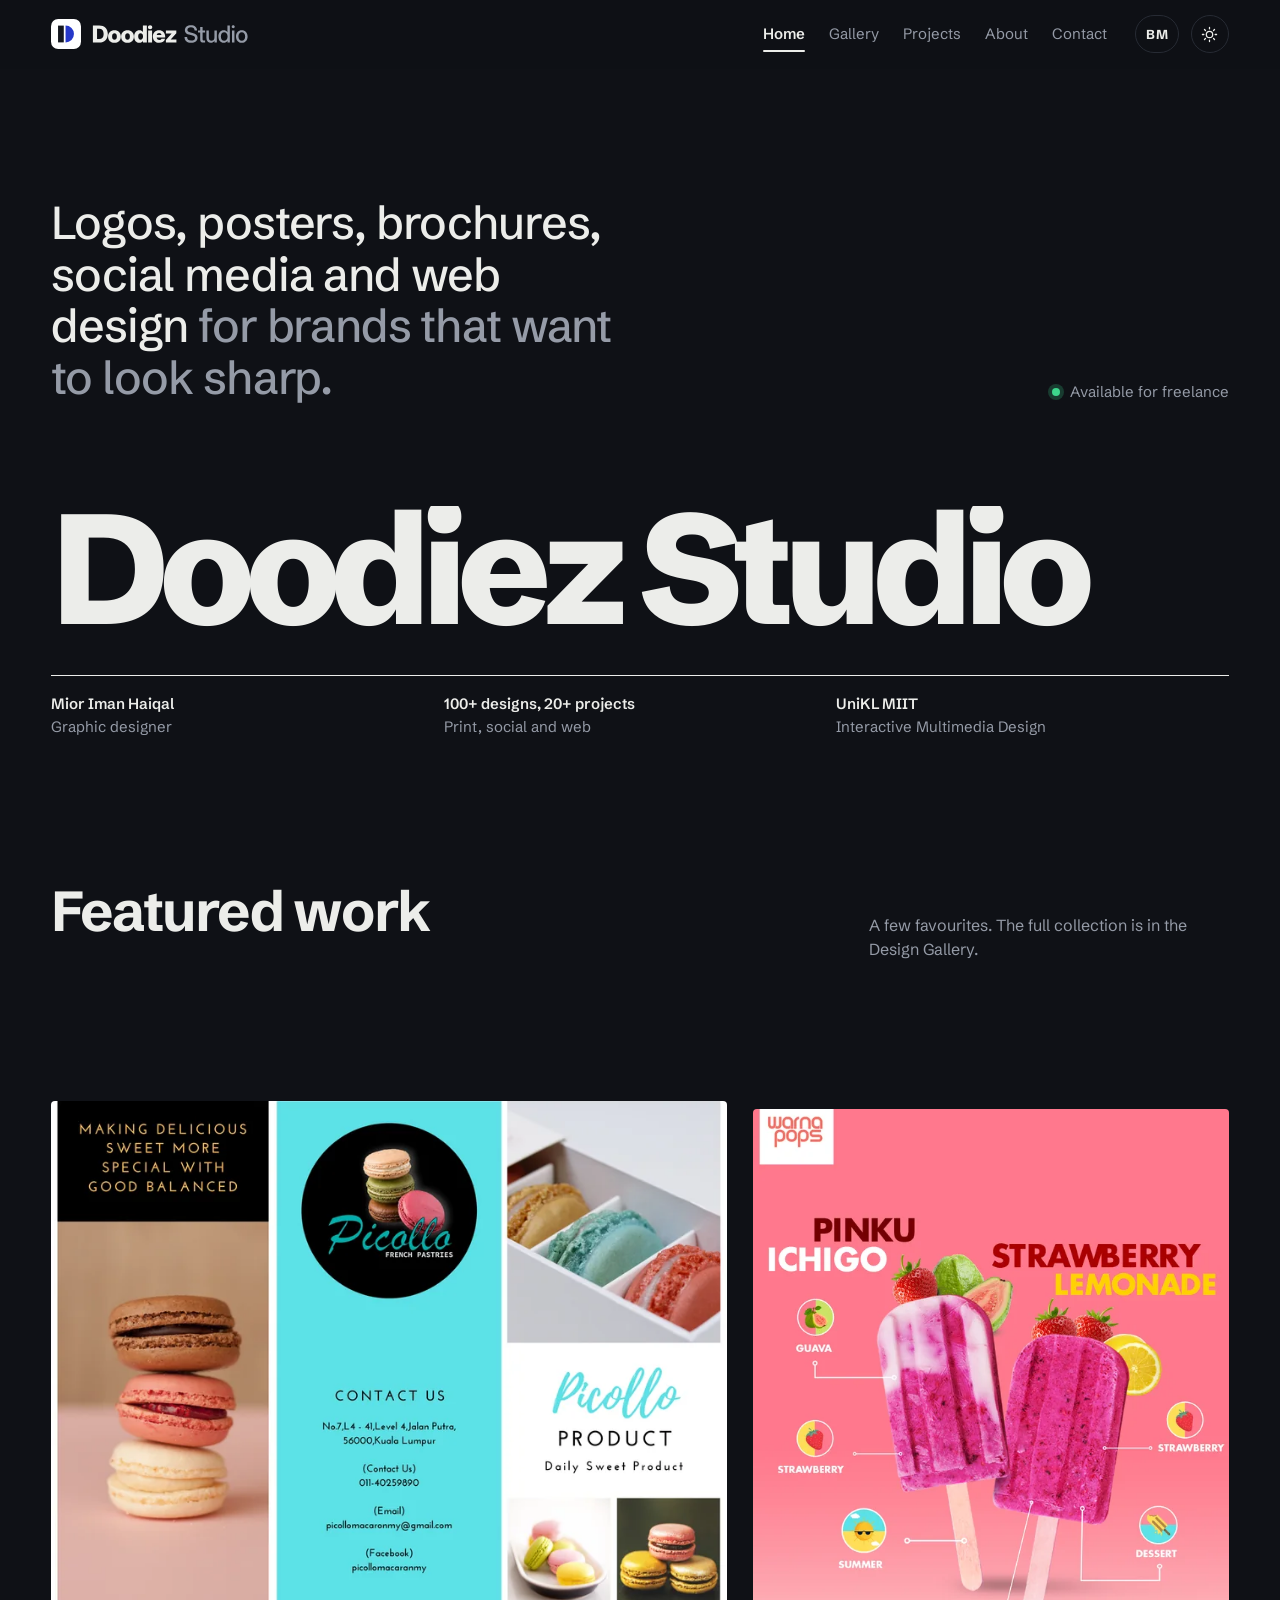
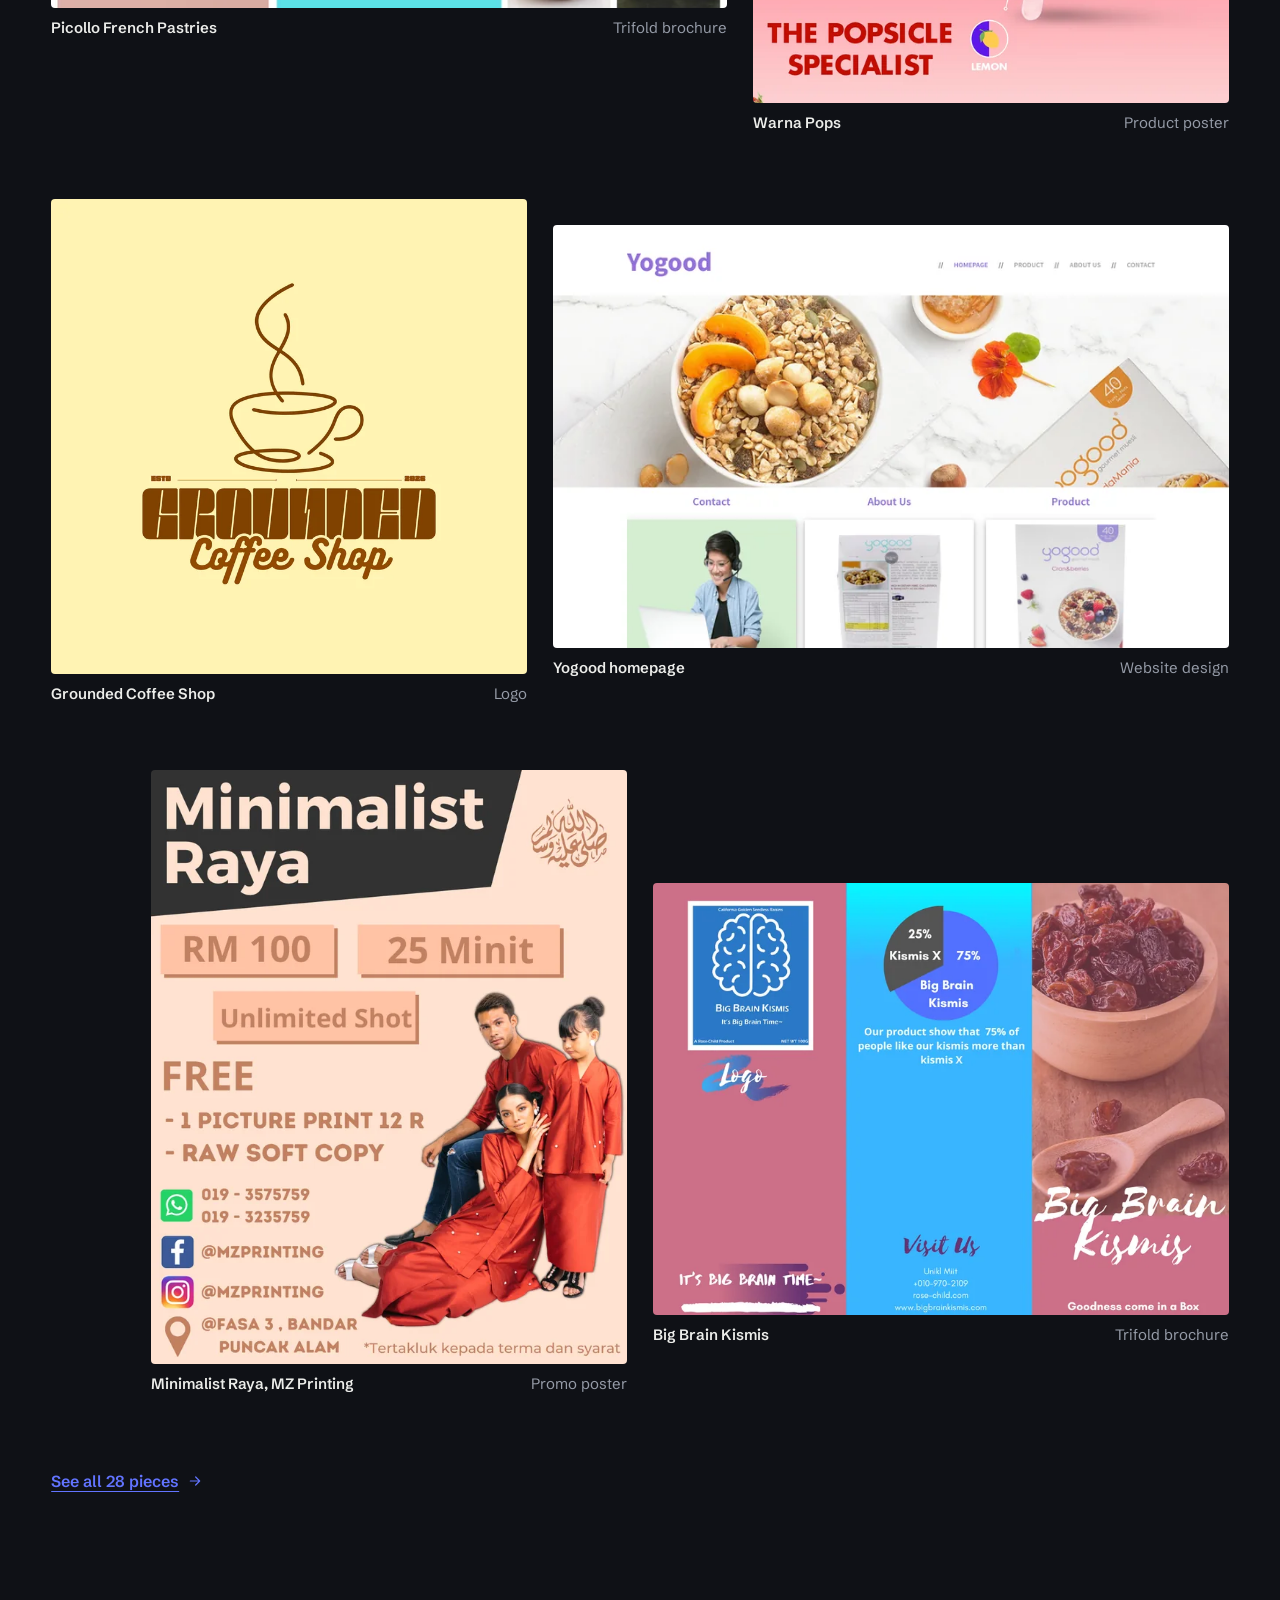
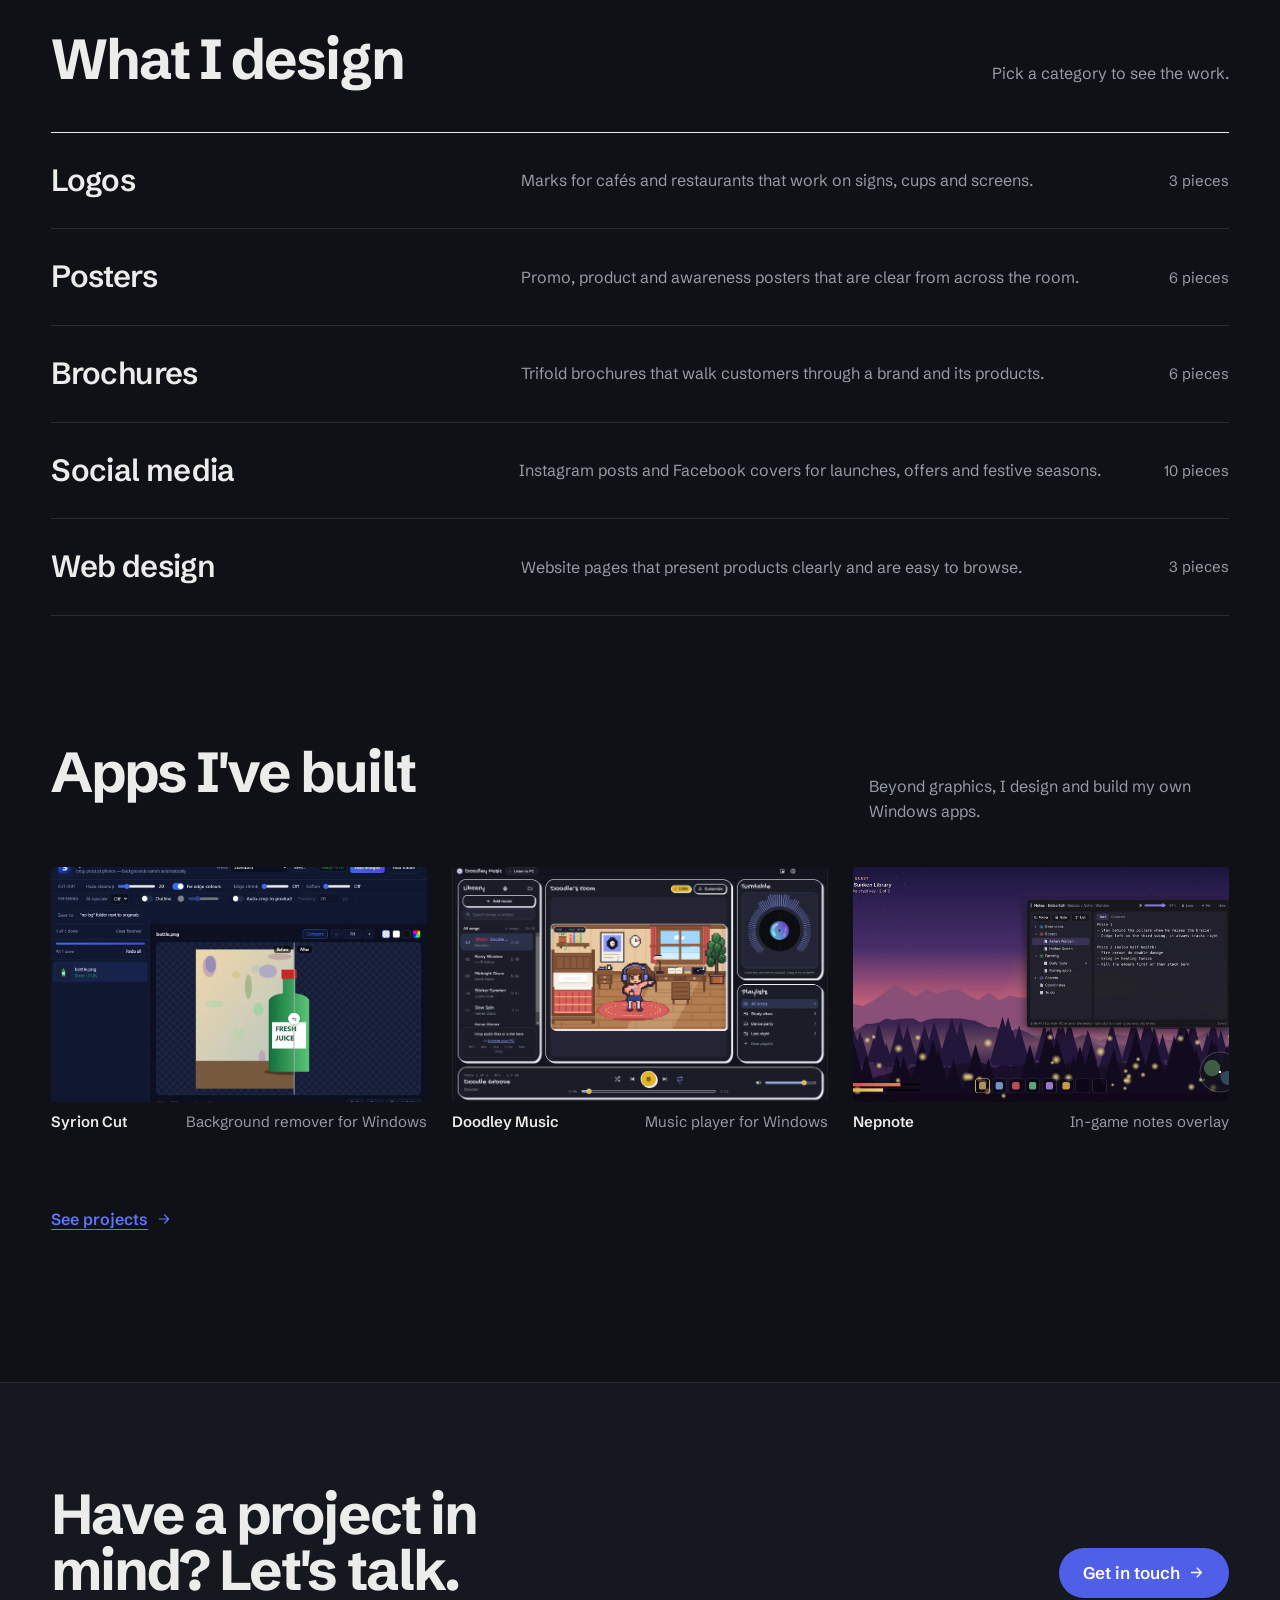
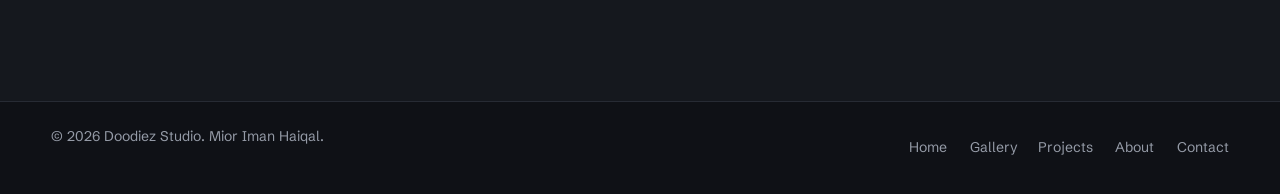
<file: index.html>
<!doctype html>
<html lang="en">
<head>
<meta charset="utf-8">
<meta name="viewport" content="width=device-width, initial-scale=1">
<title>Doodiez Studio</title>
<meta name="description" content="Doodiez Studio is the portfolio of Mior Iman Haiqal, a graphic designer in Malaysia: logos, posters, brochures, social media and web design.">
<meta property="og:title" content="Doodiez Studio">
<meta property="og:description" content="Doodiez Studio is the portfolio of Mior Iman Haiqal, a graphic designer in Malaysia: logos, posters, brochures, social media and web design.">
<meta property="og:type" content="website">
<meta property="og:site_name" content="Doodiez Studio">
<meta property="og:url" content="https://doodiezstudio.com/">
<meta property="og:image" content="https://doodiezstudio.com/assets/og.png">
<meta property="og:image:secure_url" content="https://doodiezstudio.com/assets/og.png">
<meta property="og:image:type" content="image/png">
<meta property="og:image:width" content="1200">
<meta property="og:image:height" content="630">
<meta property="og:image:alt" content="Doodiez Studio logo">
<meta name="twitter:card" content="summary_large_image">
<meta name="twitter:image" content="https://doodiezstudio.com/assets/og.png">
<link rel="canonical" href="https://doodiezstudio.com/">
<link rel="icon" href="assets/favicon.svg" type="image/svg+xml">
<link rel="icon" href="assets/favicon-32.png" sizes="32x32" type="image/png">
<link rel="icon" href="assets/icon-192.png" sizes="192x192" type="image/png">
<link rel="apple-touch-icon" href="assets/apple-touch-icon.png" sizes="180x180">
<link rel="manifest" href="assets/site.webmanifest">
<meta name="theme-color" content="#0F1116">
<link rel="preconnect" href="https://fonts.googleapis.com">
<link rel="preconnect" href="https://fonts.gstatic.com" crossorigin>
<link href="https://fonts.googleapis.com/css2?family=Schibsted+Grotesk:wght@400;500;600;700;800&display=swap" rel="stylesheet">
<script>try{if(localStorage.getItem('theme')==='light')document.documentElement.setAttribute('data-theme','light')}catch(e){}</script>
<link rel="stylesheet" href="assets/style.css">
</head>
<body>

<header>
  <div class="wrap bar">
    <a href="index.html" class="logo"><svg class="logo-svg" viewBox="0 0 519.2 78.9" role="img" aria-label="Doodiez Studio"><rect width="78.9" height="78.9" rx="18.9" fill="var(--tile-bg)"/><g transform="translate(18.52 17.35) scale(0.5812)"><rect width="26" height="76" fill="var(--tile-ink)"/><path d="M34 0A38 38 0 0 1 34 76Z" fill="var(--tile-acc)"/></g><g transform="translate(107.28 61.98) scale(0.62)"><path fill="currentColor" d="M31.7 0C54.1 0 68 -14.2 68 -36.4C68 -58.6 53.9 -72.8 31.7 -72.8H4.7V0ZM22.3 -14.6V-58.1H30.6C44 -58.1 50.3 -50.7 50.3 -36.4C50.3 -22.1 44.1 -14.6 30.8 -14.6ZM96.2 1.2C112.4 1.2 123.3 -9.4 123.3 -25.8C123.3 -42 112.4 -52.7 96.2 -52.7C80.1 -52.7 69.1 -42 69.1 -25.8C69.1 -9.4 80.1 1.2 96.2 1.2ZM96.2 -12.2C90.3 -12.2 86.1 -17 86.1 -25.8C86.1 -34.5 90.4 -39.4 96.2 -39.4C102.1 -39.4 106.4 -34.5 106.4 -25.8C106.4 -17 102.1 -12.2 96.2 -12.2ZM151.6 1.2C167.7 1.2 178.7 -9.4 178.7 -25.8C178.7 -42 167.7 -52.7 151.6 -52.7C135.4 -52.7 124.4 -42 124.4 -25.8C124.4 -9.4 135.4 1.2 151.6 1.2ZM151.6 -12.2C145.7 -12.2 141.5 -17 141.5 -25.8C141.5 -34.5 145.7 -39.4 151.6 -39.4C157.4 -39.4 161.7 -34.5 161.7 -25.8C161.7 -17 157.4 -12.2 151.6 -12.2ZM202.1 1.1C208.8 1.1 214.2 -2 216.9 -8H217V0H233.6V-72.8H216.8V-44.6H216.7C213.4 -50.1 208.6 -52.7 201.9 -52.7C188.8 -52.7 179.7 -41.7 179.7 -25.9C179.7 -9.6 188.5 1.1 202.1 1.1ZM206.8 -12.3C200.6 -12.3 196.8 -17.4 196.8 -25.9C196.8 -34.3 200.6 -39.3 206.8 -39.3C213.1 -39.3 217.4 -34 217.4 -25.9C217.4 -17.6 213.1 -12.3 206.8 -12.3ZM239 0H255.8V-51.6H239ZM247.3 -56.6C252.8 -56.6 256.6 -60.2 256.6 -65.1C256.6 -70 252.8 -73.5 247.3 -73.5C242 -73.5 238.1 -70 238.1 -65.1C238.1 -60.2 242 -56.6 247.3 -56.6ZM285.6 1.2C298.6 1.2 309 -6.1 310.9 -16.5H295.8C294.6 -13.1 291.1 -10.9 286.2 -10.9C279.5 -10.9 275.6 -15.1 275.4 -21.6H311.3V-26.2C311.3 -41.8 300.6 -52.7 285.1 -52.7C269.8 -52.7 259 -41.5 259 -25.8C259 -10.1 269.7 1.2 285.6 1.2ZM275.5 -31.7C276.2 -37.1 279.9 -40.3 285.6 -40.3C291.2 -40.3 294.9 -37.1 295.6 -31.7ZM314.4 0H359V-13H334.6V-13.1L358.6 -39.9V-51.6H314.4V-38.5H338.8V-38.4L314.4 -11Z"/><path fill="var(--graphite)" transform="translate(389.7 0)" d="M31.8 1.2C48.3 1.2 59 -7.4 59 -20.5C59 -30.9 52.3 -37.2 37.7 -40.7L29.8 -42.5C19.8 -44.9 15.9 -47.9 15.9 -53.2C15.9 -59.8 22.1 -64.5 30.9 -64.5C40.1 -64.5 46 -59.3 46.6 -51H57.1C56.6 -65.2 46.7 -73.9 31.1 -73.9C15.4 -73.9 5.1 -65.5 5.1 -52.7C5.1 -42.6 11.6 -36.5 26.3 -33.1L34.2 -31.2C44.3 -28.8 48.2 -25.5 48.2 -19.9C48.2 -12.8 41.7 -8.3 31.8 -8.3C20.9 -8.3 14.6 -14 14.5 -23.6H3.7C3.7 -8.2 14.4 1.2 31.8 1.2ZM90.9 -51.6H80.4V-65.6H70.1V-51.6H61V-43.1H70.1V-12.3C70.1 -4 74.7 0 84.4 0H90.9V-8.5H85.8C81.7 -8.5 80.4 -9.8 80.4 -13.6V-43.1H90.9ZM115.2 1C122 1 127.2 -1.9 130.7 -7.8V0H140.8V-51.6H130.5V-21.9C130.5 -12.3 125.1 -8.2 118.1 -8.2C111 -8.2 106.8 -12.5 106.8 -20.7V-51.6H96.5V-19.4C96.5 -6 104.6 1 115.2 1ZM169.8 1C176.5 1 182.3 -1.9 185.8 -7.9H185.9V0H196V-72.8H185.7V-44.1H185.6C182.2 -49.8 176.4 -52.6 169.7 -52.6C156.4 -52.6 147.4 -41.7 147.4 -25.8C147.4 -9.8 156.4 1 169.8 1ZM171.9 -7.9C163.6 -7.9 157.9 -14.2 157.9 -25.8C157.9 -37.5 163.6 -43.8 171.9 -43.8C180.7 -43.8 186.3 -36.6 186.3 -25.8C186.3 -14.9 180.7 -7.9 171.9 -7.9ZM205.1 0H215.4V-51.6H205.1ZM210.2 -60.4C213.9 -60.4 216.8 -63.2 216.8 -66.7C216.8 -70.3 213.9 -73.1 210.2 -73.1C206.6 -73.1 203.7 -70.3 203.7 -66.7C203.7 -63.2 206.6 -60.4 210.2 -60.4ZM246.7 1.2C261.4 1.2 271.3 -9.8 271.3 -25.7C271.3 -41.7 261.4 -52.7 246.7 -52.7C231.9 -52.7 222 -41.7 222 -25.7C222 -9.8 231.9 1.2 246.7 1.2ZM246.7 -7.7C237.8 -7.7 232.4 -14.7 232.4 -25.7C232.4 -36.8 237.9 -43.8 246.7 -43.8C255.5 -43.8 260.9 -36.8 260.9 -25.7C260.9 -14.7 255.5 -7.7 246.7 -7.7Z"/></g></svg></a>
    <div class="nav-right">
      <nav class="main" aria-label="Main">
        <a href="index.html" aria-current="page">Home</a>
        <a href="gallery.html">Gallery</a>
        <a href="projects.html">Projects</a>
        <a href="about.html">About</a>
        <a href="contact.html" class="nav-cta">Contact</a>
      </nav>
      <button class="lang-btn" id="langBtn" type="button" aria-label="Tukar ke Bahasa Melayu" lang="ms">BM</button>
      <button class="theme-btn" id="themeBtn" type="button" aria-label="Switch to light mode">
        <svg class="sun" viewBox="0 0 24 24" fill="none" stroke="currentColor" stroke-width="1.8" stroke-linecap="round"><circle cx="12" cy="12" r="4.5"/><path d="M12 2v2M12 20v2M4.9 4.9l1.4 1.4M17.7 17.7l1.4 1.4M2 12h2M20 12h2M4.9 19.1l1.4-1.4M17.7 6.3l1.4-1.4"/></svg>
        <svg class="moon" viewBox="0 0 24 24" fill="none" stroke="currentColor" stroke-width="1.8" stroke-linecap="round" stroke-linejoin="round"><path d="M20 14.5A8 8 0 1 1 9.5 4a6.5 6.5 0 0 0 10.5 10.5z"/></svg>
      </button>
      <button class="menu-btn" id="menuBtn" type="button" aria-label="Menu" aria-expanded="false" aria-controls="drawer">
        <svg viewBox="0 0 24 24" fill="none" stroke="currentColor" stroke-width="1.8" stroke-linecap="round"><path d="M4 8h16M4 16h16"/></svg>
      </button>
    </div>
  </div>
  <nav class="drawer" id="drawer" aria-label="Mobile">
    <a href="index.html" aria-current="page">Home</a>
    <a href="gallery.html">Gallery</a>
    <a href="projects.html">Projects</a>
    <a href="about.html">About</a>
    <a href="contact.html">Contact</a>
  </nav>
</header>

<main>
  <div class="hero">
    <div class="wrap">
      <div class="hero-top">
        <p class="statement">Logos, posters, brochures, social media and web design <span>for brands that want to look sharp.</span></p>
        <p class="avail"><i class="dot"></i>Available for freelance</p>
      </div>
      <h1 class="wordmark" aria-label="Doodiez Studio">Doodiez Studio</h1>
      <div class="hero-meta">
        <div><strong>Mior Iman Haiqal</strong>Graphic designer</div>
        <div><strong>100+ designs, 20+ projects</strong>Print, social and web</div>
        <div><strong>UniKL MIIT</strong>Interactive Multimedia Design</div>
      </div>
    </div>
  </div>

  <section>
    <div class="wrap">
      <div class="head">
        <h2>Featured work</h2>
        <p>A few favourites. The full collection is in the Design Gallery.</p>
      </div>
      <p class="carousel-hint" aria-hidden="true">Swipe for more <svg viewBox="0 0 24 24" fill="none" stroke="currentColor" stroke-width="1.8" stroke-linecap="round" stroke-linejoin="round"><path d="M5 12h14M13 6l6 6-6 6"/></svg></p>
      <div class="featured">
        
        <button class="item" data-cat="brochure"><div class="shot" style="--r:4/3"><img src="images/brochure-picollo-1.webp" alt="Picollo French Pastries trifold brochure, outside" loading="lazy" width="800" height="618"></div><div class="cap"><b>Picollo French Pastries</b><span>Trifold brochure</span></div></button>
        <button class="item" data-cat="poster"><div class="shot" style="--r:4/5;--pos:50% 30%"><img src="images/poster-warnapops.webp" alt="Warna Pops popsicle poster with strawberry and guava flavours" loading="lazy" width="635" height="898"></div><div class="cap"><b>Warna Pops</b><span>Product poster</span></div></button>
        <button class="item" data-cat="logo"><div class="shot" style="--r:1/1"><img src="images/logo-grounded.webp" alt="Grounded Coffee Shop logo" loading="lazy" width="800" height="800"></div><div class="cap"><b>Grounded Coffee Shop</b><span>Logo</span></div></button>
        <button class="item" data-cat="web"><div class="shot" style="--r:16/10;--pos:50% 0%"><img src="images/web-yogood-home.webp" alt="Yogood website homepage" loading="lazy" width="768" height="1020"></div><div class="cap"><b>Yogood homepage</b><span>Website design</span></div></button>
        <button class="item" data-cat="poster"><div class="shot" style="--r:4/5"><img src="images/poster-raya-peach.webp" alt="Minimalist Raya photo package poster in peach" loading="lazy" width="648" height="810"></div><div class="cap"><b>Minimalist Raya, MZ Printing</b><span>Promo poster</span></div></button>
        <button class="item" data-cat="brochure"><div class="shot" style="--r:4/3"><img src="images/brochure-bigbrain-1.webp" alt="Big Brain Kismis trifold brochure, outside" loading="lazy" width="800" height="618"></div><div class="cap"><b>Big Brain Kismis</b><span>Trifold brochure</span></div></button>
      </div>
      <div class="featured-foot"><a class="more" href="gallery.html">See all 28 pieces <svg viewBox="0 0 24 24" fill="none" stroke="currentColor" stroke-width="1.8" stroke-linecap="round" stroke-linejoin="round"><path d="M5 12h14M13 6l6 6-6 6"/></svg></a></div>
    </div>
  </section>

  <section>
    <div class="wrap">
      <div class="head">
        <h2>What I design</h2>
        <p>Pick a category to see the work.</p>
      </div>
      <div class="cats">
        
        <a class="cat" href="gallery.html#logo" data-preview="images/logo-grounded.webp"><h3>Logos</h3><p>Marks for cafés and restaurants that work on signs, cups and screens.</p><span class="n">3 pieces</span></a>
        <a class="cat" href="gallery.html#poster" data-preview="images/poster-warnapops.webp"><h3>Posters</h3><p>Promo, product and awareness posters that are clear from across the room.</p><span class="n">6 pieces</span></a>
        <a class="cat" href="gallery.html#brochure" data-preview="images/brochure-picollo-1.webp"><h3>Brochures</h3><p>Trifold brochures that walk customers through a brand and its products.</p><span class="n">6 pieces</span></a>
        <a class="cat" href="gallery.html#social" data-preview="images/social-kurma-premium.webp"><h3>Social media</h3><p>Instagram posts and Facebook covers for launches, offers and festive seasons.</p><span class="n">10 pieces</span></a>
        <a class="cat" href="gallery.html#web" data-preview="images/web-yogood-home.webp"><h3>Web design</h3><p>Website pages that present products clearly and are easy to browse.</p><span class="n">3 pieces</span></a>
      </div>
    </div>
  </section>

  <section>
    <div class="wrap">
      <div class="head">
        <h2>Apps I've built</h2>
        <p>Beyond graphics, I design and build my own Windows apps.</p>
      </div>
      <p class="carousel-hint" aria-hidden="true">Swipe for more <svg viewBox="0 0 24 24" fill="none" stroke="currentColor" stroke-width="1.8" stroke-linecap="round" stroke-linejoin="round"><path d="M5 12h14M13 6l6 6-6 6"/></svg></p>
      <div class="proj-teaser">
        <a class="pt" href="projects.html#syrion-cut">
          <div class="shot"><img src="images/projects/syrion-hero.webp" alt="Syrion Cut app" loading="lazy" width="1100" height="760"></div>
          <div class="cap"><b>Syrion Cut</b><span>Background remover for Windows</span></div>
        </a>
        <a class="pt" href="projects.html#doodley-music">
          <div class="shot"><img src="images/projects/doodley-hero.webp" alt="Doodley Music app" loading="lazy" width="1600" height="1018"></div>
          <div class="cap"><b>Doodley Music</b><span>Music player for Windows</span></div>
        </a>
        <a class="pt" href="projects.html#nepnote">
          <div class="shot"><img src="images/projects/nepnote-hero.webp" alt="Nepnote overlay over a game" loading="lazy" width="1600" height="900"></div>
          <div class="cap"><b>Nepnote</b><span>In-game notes overlay</span></div>
        </a>
      </div>
      <div class="featured-foot"><a class="more" href="projects.html">See projects <svg viewBox="0 0 24 24" fill="none" stroke="currentColor" stroke-width="1.8" stroke-linecap="round" stroke-linejoin="round"><path d="M5 12h14M13 6l6 6-6 6"/></svg></a></div>
    </div>
  </section>
</main>

<div class="band">
  <div class="wrap band-inner">
    <h2>Have a project in mind? Let's talk.</h2>
    <a class="btn" href="contact.html">Get in touch <svg viewBox="0 0 24 24" fill="none" stroke="currentColor" stroke-width="1.8" stroke-linecap="round" stroke-linejoin="round"><path d="M5 12h14M13 6l6 6-6 6"/></svg></a>
  </div>
</div>
<footer>
  <div class="foot">
    <span>&copy; <span id="yr">2026</span> Doodiez Studio. Mior Iman Haiqal.</span>
    <nav aria-label="Footer"><a href="index.html">Home</a> <a href="gallery.html">Gallery</a> <a href="projects.html">Projects</a> <a href="about.html">About</a> <a href="contact.html">Contact</a></nav>
  </div>
</footer>

<div class="lb" id="lb" role="dialog" aria-modal="true" aria-label="Project viewer" hidden>
  <div class="lb-top">
    <span class="lb-count" id="lbCount"></span>
    <button type="button" id="lbClose" aria-label="Close"><svg viewBox="0 0 24 24" fill="none" stroke="currentColor" stroke-width="1.8" stroke-linecap="round"><path d="M6 6l12 12M18 6L6 18"/></svg></button>
  </div>
  <div class="lb-stage" id="lbStage"><img id="lbImg" alt=""></div>
  <div class="lb-bottom">
    <div class="lb-cap"><b id="lbTitle"></b><span id="lbType"></span></div>
    <div class="lb-btns">
      <button type="button" id="lbPrev" aria-label="Previous"><svg viewBox="0 0 24 24" fill="none" stroke="currentColor" stroke-width="1.8" stroke-linecap="round" stroke-linejoin="round"><path d="M15 6l-6 6 6 6"/></svg></button>
      <button type="button" id="lbNext" aria-label="Next"><svg viewBox="0 0 24 24" fill="none" stroke="currentColor" stroke-width="1.8" stroke-linecap="round" stroke-linejoin="round"><path d="M9 6l6 6-6 6"/></svg></button>
    </div>
  </div>
</div>
<script src="assets/i18n.js"></script>
<script src="assets/main.js"></script>
<script src="assets/motion.js"></script>
</body>
</html>
</file>
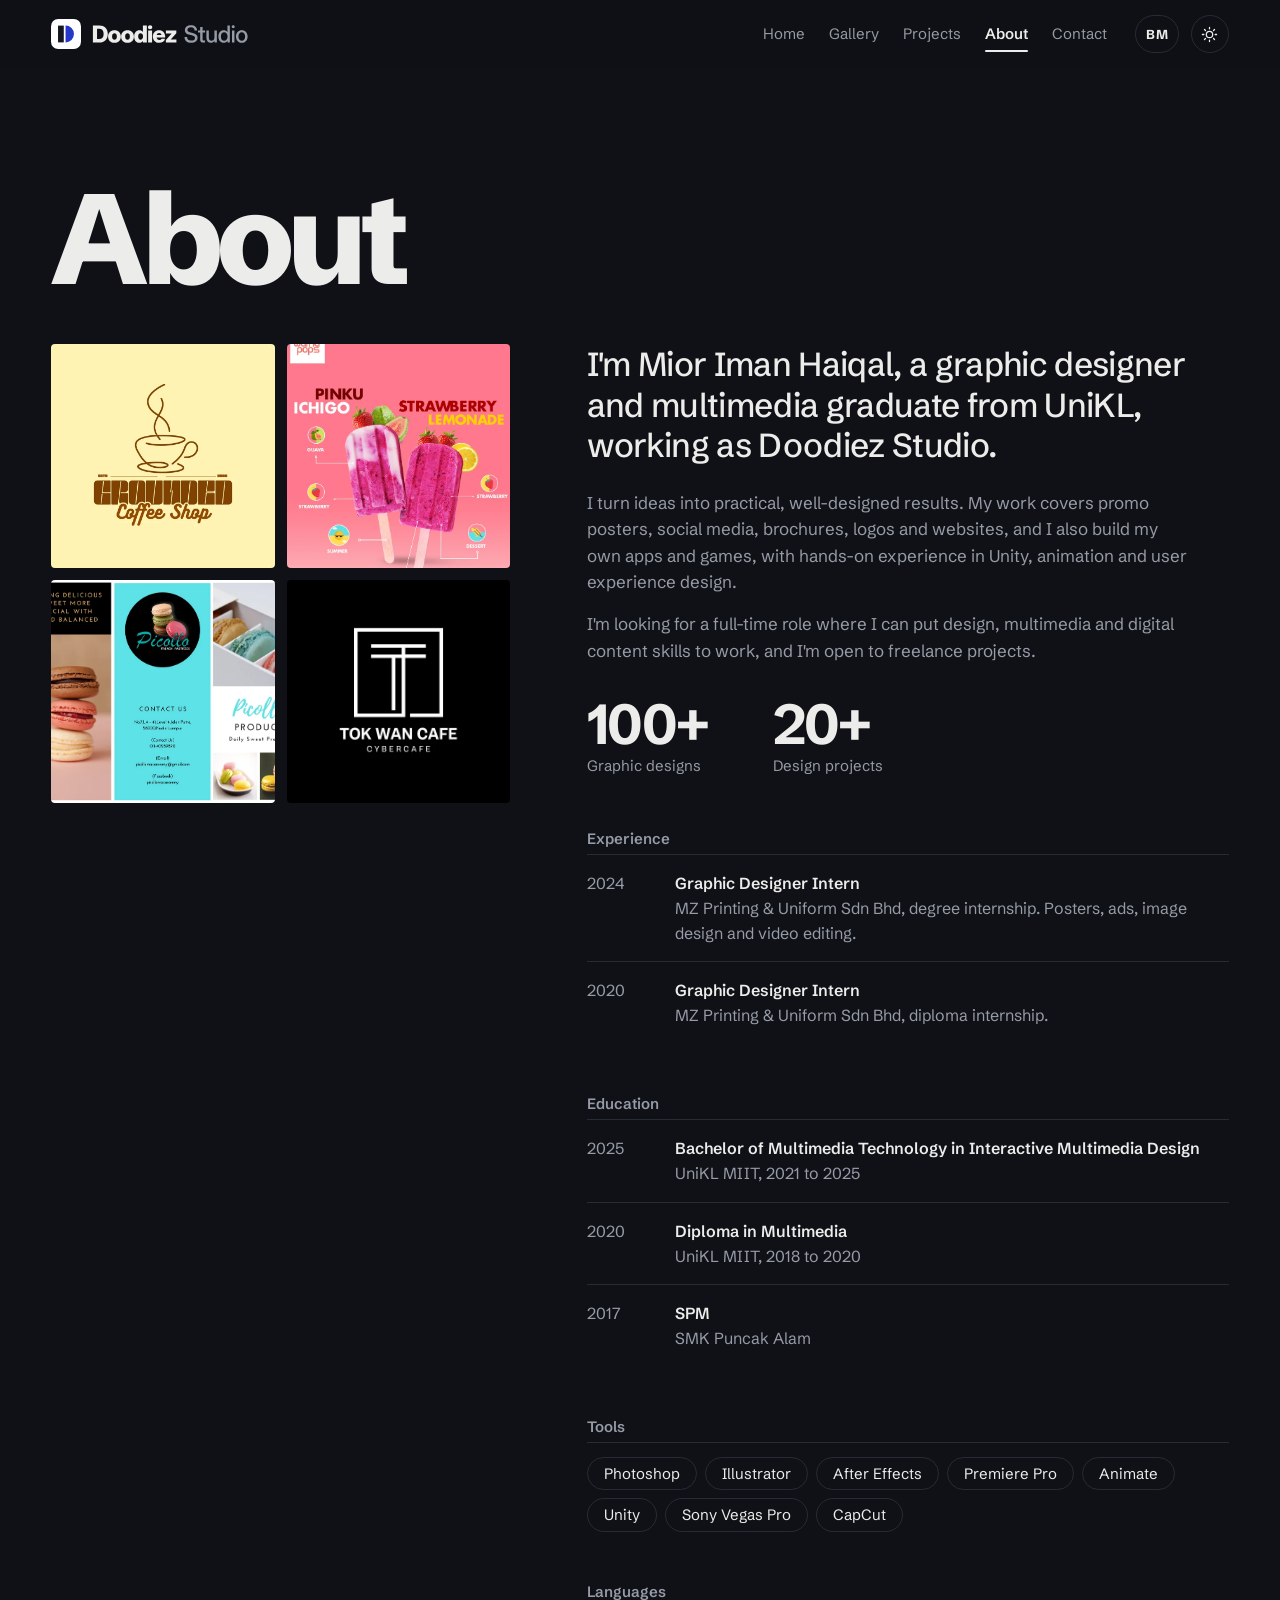
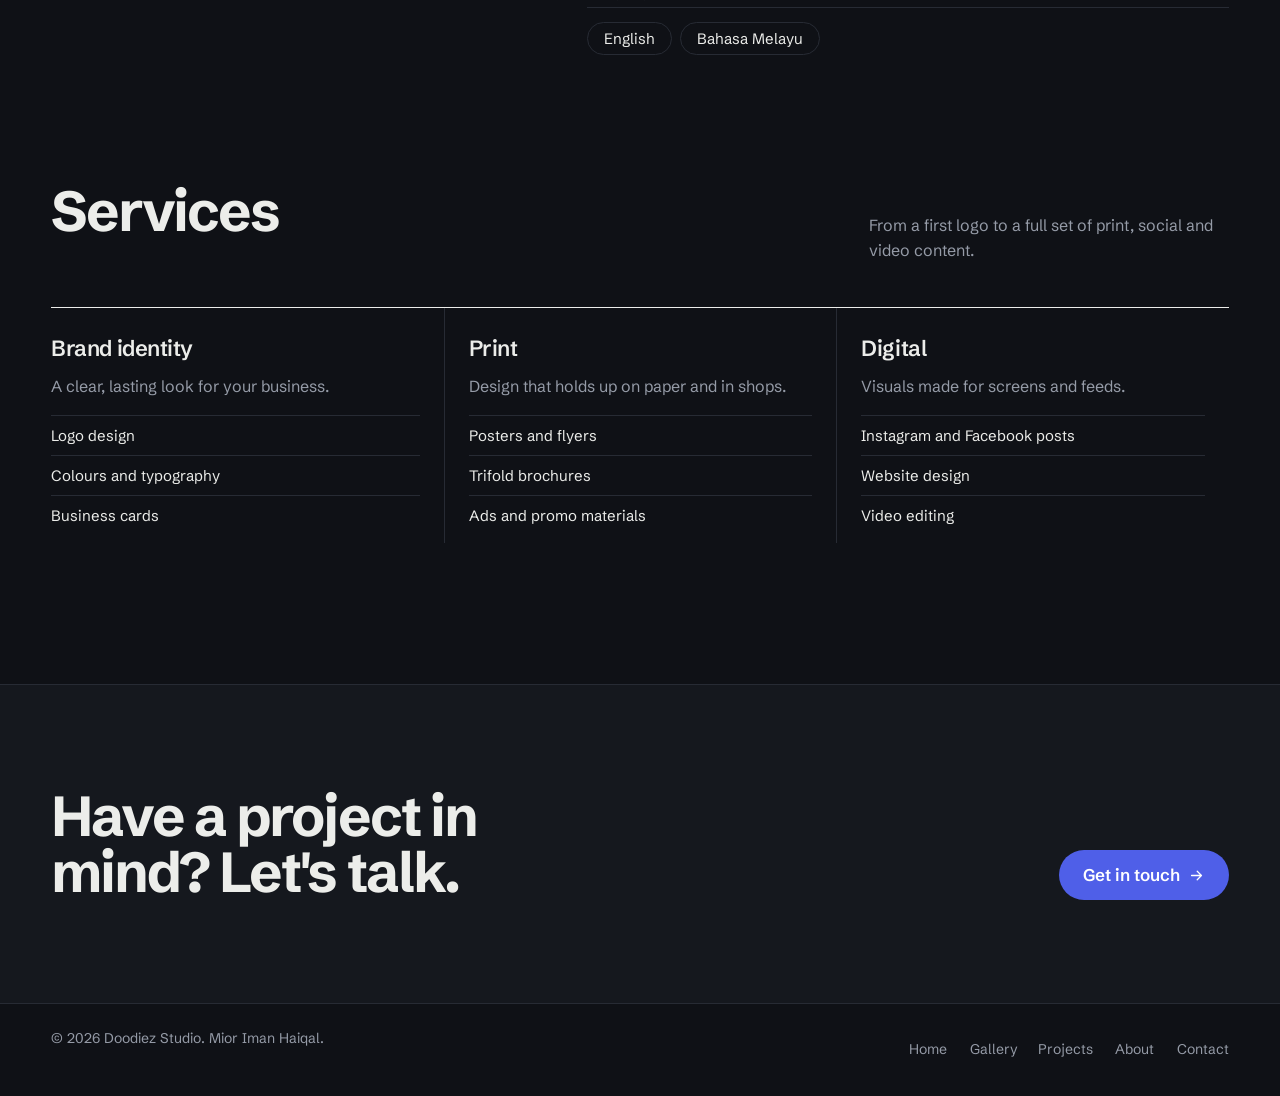
<file: about.html>
<!doctype html>
<html lang="en">
<head>
<meta charset="utf-8">
<meta name="viewport" content="width=device-width, initial-scale=1">
<title>About | Doodiez Studio</title>
<meta name="description" content="About Mior Iman Haiqal, graphic designer and UniKL MIIT multimedia graduate, working as Doodiez Studio.">
<meta property="og:title" content="About | Doodiez Studio">
<meta property="og:description" content="About Mior Iman Haiqal, graphic designer and UniKL MIIT multimedia graduate, working as Doodiez Studio.">
<meta property="og:type" content="website">
<meta property="og:site_name" content="Doodiez Studio">
<meta property="og:url" content="https://doodiezstudio.com/about.html">
<meta property="og:image" content="https://doodiezstudio.com/assets/og.png">
<meta property="og:image:secure_url" content="https://doodiezstudio.com/assets/og.png">
<meta property="og:image:type" content="image/png">
<meta property="og:image:width" content="1200">
<meta property="og:image:height" content="630">
<meta property="og:image:alt" content="Doodiez Studio logo">
<meta name="twitter:card" content="summary_large_image">
<meta name="twitter:image" content="https://doodiezstudio.com/assets/og.png">
<link rel="canonical" href="https://doodiezstudio.com/about.html">
<link rel="icon" href="assets/favicon.svg" type="image/svg+xml">
<link rel="icon" href="assets/favicon-32.png" sizes="32x32" type="image/png">
<link rel="icon" href="assets/icon-192.png" sizes="192x192" type="image/png">
<link rel="apple-touch-icon" href="assets/apple-touch-icon.png" sizes="180x180">
<link rel="manifest" href="assets/site.webmanifest">
<meta name="theme-color" content="#0F1116">
<link rel="preconnect" href="https://fonts.googleapis.com">
<link rel="preconnect" href="https://fonts.gstatic.com" crossorigin>
<link href="https://fonts.googleapis.com/css2?family=Schibsted+Grotesk:wght@400;500;600;700;800&display=swap" rel="stylesheet">
<script>try{if(localStorage.getItem('theme')==='light')document.documentElement.setAttribute('data-theme','light')}catch(e){}</script>
<link rel="stylesheet" href="assets/style.css">
</head>
<body>

<header>
  <div class="wrap bar">
    <a href="index.html" class="logo"><svg class="logo-svg" viewBox="0 0 519.2 78.9" role="img" aria-label="Doodiez Studio"><rect width="78.9" height="78.9" rx="18.9" fill="var(--tile-bg)"/><g transform="translate(18.52 17.35) scale(0.5812)"><rect width="26" height="76" fill="var(--tile-ink)"/><path d="M34 0A38 38 0 0 1 34 76Z" fill="var(--tile-acc)"/></g><g transform="translate(107.28 61.98) scale(0.62)"><path fill="currentColor" d="M31.7 0C54.1 0 68 -14.2 68 -36.4C68 -58.6 53.9 -72.8 31.7 -72.8H4.7V0ZM22.3 -14.6V-58.1H30.6C44 -58.1 50.3 -50.7 50.3 -36.4C50.3 -22.1 44.1 -14.6 30.8 -14.6ZM96.2 1.2C112.4 1.2 123.3 -9.4 123.3 -25.8C123.3 -42 112.4 -52.7 96.2 -52.7C80.1 -52.7 69.1 -42 69.1 -25.8C69.1 -9.4 80.1 1.2 96.2 1.2ZM96.2 -12.2C90.3 -12.2 86.1 -17 86.1 -25.8C86.1 -34.5 90.4 -39.4 96.2 -39.4C102.1 -39.4 106.4 -34.5 106.4 -25.8C106.4 -17 102.1 -12.2 96.2 -12.2ZM151.6 1.2C167.7 1.2 178.7 -9.4 178.7 -25.8C178.7 -42 167.7 -52.7 151.6 -52.7C135.4 -52.7 124.4 -42 124.4 -25.8C124.4 -9.4 135.4 1.2 151.6 1.2ZM151.6 -12.2C145.7 -12.2 141.5 -17 141.5 -25.8C141.5 -34.5 145.7 -39.4 151.6 -39.4C157.4 -39.4 161.7 -34.5 161.7 -25.8C161.7 -17 157.4 -12.2 151.6 -12.2ZM202.1 1.1C208.8 1.1 214.2 -2 216.9 -8H217V0H233.6V-72.8H216.8V-44.6H216.7C213.4 -50.1 208.6 -52.7 201.9 -52.7C188.8 -52.7 179.7 -41.7 179.7 -25.9C179.7 -9.6 188.5 1.1 202.1 1.1ZM206.8 -12.3C200.6 -12.3 196.8 -17.4 196.8 -25.9C196.8 -34.3 200.6 -39.3 206.8 -39.3C213.1 -39.3 217.4 -34 217.4 -25.9C217.4 -17.6 213.1 -12.3 206.8 -12.3ZM239 0H255.8V-51.6H239ZM247.3 -56.6C252.8 -56.6 256.6 -60.2 256.6 -65.1C256.6 -70 252.8 -73.5 247.3 -73.5C242 -73.5 238.1 -70 238.1 -65.1C238.1 -60.2 242 -56.6 247.3 -56.6ZM285.6 1.2C298.6 1.2 309 -6.1 310.9 -16.5H295.8C294.6 -13.1 291.1 -10.9 286.2 -10.9C279.5 -10.9 275.6 -15.1 275.4 -21.6H311.3V-26.2C311.3 -41.8 300.6 -52.7 285.1 -52.7C269.8 -52.7 259 -41.5 259 -25.8C259 -10.1 269.7 1.2 285.6 1.2ZM275.5 -31.7C276.2 -37.1 279.9 -40.3 285.6 -40.3C291.2 -40.3 294.9 -37.1 295.6 -31.7ZM314.4 0H359V-13H334.6V-13.1L358.6 -39.9V-51.6H314.4V-38.5H338.8V-38.4L314.4 -11Z"/><path fill="var(--graphite)" transform="translate(389.7 0)" d="M31.8 1.2C48.3 1.2 59 -7.4 59 -20.5C59 -30.9 52.3 -37.2 37.7 -40.7L29.8 -42.5C19.8 -44.9 15.9 -47.9 15.9 -53.2C15.9 -59.8 22.1 -64.5 30.9 -64.5C40.1 -64.5 46 -59.3 46.6 -51H57.1C56.6 -65.2 46.7 -73.9 31.1 -73.9C15.4 -73.9 5.1 -65.5 5.1 -52.7C5.1 -42.6 11.6 -36.5 26.3 -33.1L34.2 -31.2C44.3 -28.8 48.2 -25.5 48.2 -19.9C48.2 -12.8 41.7 -8.3 31.8 -8.3C20.9 -8.3 14.6 -14 14.5 -23.6H3.7C3.7 -8.2 14.4 1.2 31.8 1.2ZM90.9 -51.6H80.4V-65.6H70.1V-51.6H61V-43.1H70.1V-12.3C70.1 -4 74.7 0 84.4 0H90.9V-8.5H85.8C81.7 -8.5 80.4 -9.8 80.4 -13.6V-43.1H90.9ZM115.2 1C122 1 127.2 -1.9 130.7 -7.8V0H140.8V-51.6H130.5V-21.9C130.5 -12.3 125.1 -8.2 118.1 -8.2C111 -8.2 106.8 -12.5 106.8 -20.7V-51.6H96.5V-19.4C96.5 -6 104.6 1 115.2 1ZM169.8 1C176.5 1 182.3 -1.9 185.8 -7.9H185.9V0H196V-72.8H185.7V-44.1H185.6C182.2 -49.8 176.4 -52.6 169.7 -52.6C156.4 -52.6 147.4 -41.7 147.4 -25.8C147.4 -9.8 156.4 1 169.8 1ZM171.9 -7.9C163.6 -7.9 157.9 -14.2 157.9 -25.8C157.9 -37.5 163.6 -43.8 171.9 -43.8C180.7 -43.8 186.3 -36.6 186.3 -25.8C186.3 -14.9 180.7 -7.9 171.9 -7.9ZM205.1 0H215.4V-51.6H205.1ZM210.2 -60.4C213.9 -60.4 216.8 -63.2 216.8 -66.7C216.8 -70.3 213.9 -73.1 210.2 -73.1C206.6 -73.1 203.7 -70.3 203.7 -66.7C203.7 -63.2 206.6 -60.4 210.2 -60.4ZM246.7 1.2C261.4 1.2 271.3 -9.8 271.3 -25.7C271.3 -41.7 261.4 -52.7 246.7 -52.7C231.9 -52.7 222 -41.7 222 -25.7C222 -9.8 231.9 1.2 246.7 1.2ZM246.7 -7.7C237.8 -7.7 232.4 -14.7 232.4 -25.7C232.4 -36.8 237.9 -43.8 246.7 -43.8C255.5 -43.8 260.9 -36.8 260.9 -25.7C260.9 -14.7 255.5 -7.7 246.7 -7.7Z"/></g></svg></a>
    <div class="nav-right">
      <nav class="main" aria-label="Main">
        <a href="index.html">Home</a>
        <a href="gallery.html">Gallery</a>
        <a href="projects.html">Projects</a>
        <a href="about.html" aria-current="page">About</a>
        <a href="contact.html" class="nav-cta">Contact</a>
      </nav>
      <button class="lang-btn" id="langBtn" type="button" aria-label="Tukar ke Bahasa Melayu" lang="ms">BM</button>
      <button class="theme-btn" id="themeBtn" type="button" aria-label="Switch to light mode">
        <svg class="sun" viewBox="0 0 24 24" fill="none" stroke="currentColor" stroke-width="1.8" stroke-linecap="round"><circle cx="12" cy="12" r="4.5"/><path d="M12 2v2M12 20v2M4.9 4.9l1.4 1.4M17.7 17.7l1.4 1.4M2 12h2M20 12h2M4.9 19.1l1.4-1.4M17.7 6.3l1.4-1.4"/></svg>
        <svg class="moon" viewBox="0 0 24 24" fill="none" stroke="currentColor" stroke-width="1.8" stroke-linecap="round" stroke-linejoin="round"><path d="M20 14.5A8 8 0 1 1 9.5 4a6.5 6.5 0 0 0 10.5 10.5z"/></svg>
      </button>
      <button class="menu-btn" id="menuBtn" type="button" aria-label="Menu" aria-expanded="false" aria-controls="drawer">
        <svg viewBox="0 0 24 24" fill="none" stroke="currentColor" stroke-width="1.8" stroke-linecap="round"><path d="M4 8h16M4 16h16"/></svg>
      </button>
    </div>
  </div>
  <nav class="drawer" id="drawer" aria-label="Mobile">
    <a href="index.html">Home</a>
    <a href="gallery.html">Gallery</a>
    <a href="projects.html">Projects</a>
    <a href="about.html" aria-current="page">About</a>
    <a href="contact.html">Contact</a>
  </nav>
</header>

<main>
  <div class="wrap">
    <div class="page-head">
      <h1>About</h1>
    </div>
    <div class="about">
      <div class="mosaic" aria-hidden="true">
        <img src="images/logo-grounded.webp" alt="" loading="lazy">
        <img src="images/poster-warnapops.webp" alt="" loading="lazy">
        <img src="images/brochure-picollo-1.webp" alt="" loading="lazy">
        <img src="images/logo-tok-wan.webp" alt="" loading="lazy">
      </div>
      <div>
        <p class="lead">I'm Mior Iman Haiqal, a graphic designer and multimedia graduate from UniKL, working as Doodiez Studio.</p>
        <div class="prose">
          <p>I turn ideas into practical, well-designed results. My work covers promo posters, social media, brochures, logos and websites, and I also build my own apps and games, with hands-on experience in Unity, animation and user experience design.</p>
          <p>I'm looking for a full-time role where I can put design, multimedia and digital content skills to work, and I'm open to freelance projects.</p>
        </div>
        <div class="stats">
          <div><strong>100+</strong><span>Graphic designs</span></div>
          <div><strong>20+</strong><span>Design projects</span></div>
        </div>

        <h3 class="sub">Experience</h3>
        <ul class="edu">
          <li><time>2024</time><div><b>Graphic Designer Intern</b><span>MZ Printing &amp; Uniform Sdn Bhd, degree internship. Posters, ads, image design and video editing.</span></div></li>
          <li><time>2020</time><div><b>Graphic Designer Intern</b><span>MZ Printing &amp; Uniform Sdn Bhd, diploma internship.</span></div></li>
        </ul>

        <h3 class="sub">Education</h3>
        <ul class="edu">
          <li><time>2025</time><div><b>Bachelor of Multimedia Technology in Interactive Multimedia Design</b><span>UniKL MIIT, 2021 to 2025</span></div></li>
          <li><time>2020</time><div><b>Diploma in Multimedia</b><span>UniKL MIIT, 2018 to 2020</span></div></li>
          <li><time>2017</time><div><b>SPM</b><span>SMK Puncak Alam</span></div></li>
        </ul>

        <h3 class="sub">Tools</h3>
        <ul class="tools">
          <li>Photoshop</li><li>Illustrator</li><li>After Effects</li><li>Premiere Pro</li><li>Animate</li><li>Unity</li><li>Sony Vegas Pro</li><li>CapCut</li>
        </ul>

        <h3 class="sub">Languages</h3>
        <ul class="tools">
          <li>English</li><li>Bahasa Melayu</li>
        </ul>
      </div>
    </div>
  </div>

  <section>
    <div class="wrap">
      <div class="head">
        <h2>Services</h2>
        <p>From a first logo to a full set of print, social and video content.</p>
      </div>
      <div class="services">
        <div class="service">
          <h3>Brand identity</h3>
          <p>A clear, lasting look for your business.</p>
          <ul><li>Logo design</li><li>Colours and typography</li><li>Business cards</li></ul>
        </div>
        <div class="service">
          <h3>Print</h3>
          <p>Design that holds up on paper and in shops.</p>
          <ul><li>Posters and flyers</li><li>Trifold brochures</li><li>Ads and promo materials</li></ul>
        </div>
        <div class="service">
          <h3>Digital</h3>
          <p>Visuals made for screens and feeds.</p>
          <ul><li>Instagram and Facebook posts</li><li>Website design</li><li>Video editing</li></ul>
        </div>
      </div>
    </div>
  </section>
</main>

<div class="band">
  <div class="wrap band-inner">
    <h2>Have a project in mind? Let's talk.</h2>
    <a class="btn" href="contact.html">Get in touch <svg viewBox="0 0 24 24" fill="none" stroke="currentColor" stroke-width="1.8" stroke-linecap="round" stroke-linejoin="round"><path d="M5 12h14M13 6l6 6-6 6"/></svg></a>
  </div>
</div>
<footer>
  <div class="foot">
    <span>&copy; <span id="yr">2026</span> Doodiez Studio. Mior Iman Haiqal.</span>
    <nav aria-label="Footer"><a href="index.html">Home</a> <a href="gallery.html">Gallery</a> <a href="projects.html">Projects</a> <a href="about.html">About</a> <a href="contact.html">Contact</a></nav>
  </div>
</footer>

<script src="assets/i18n.js"></script>
<script src="assets/main.js"></script>
<script src="assets/motion.js"></script>
</body>
</html>
</file>
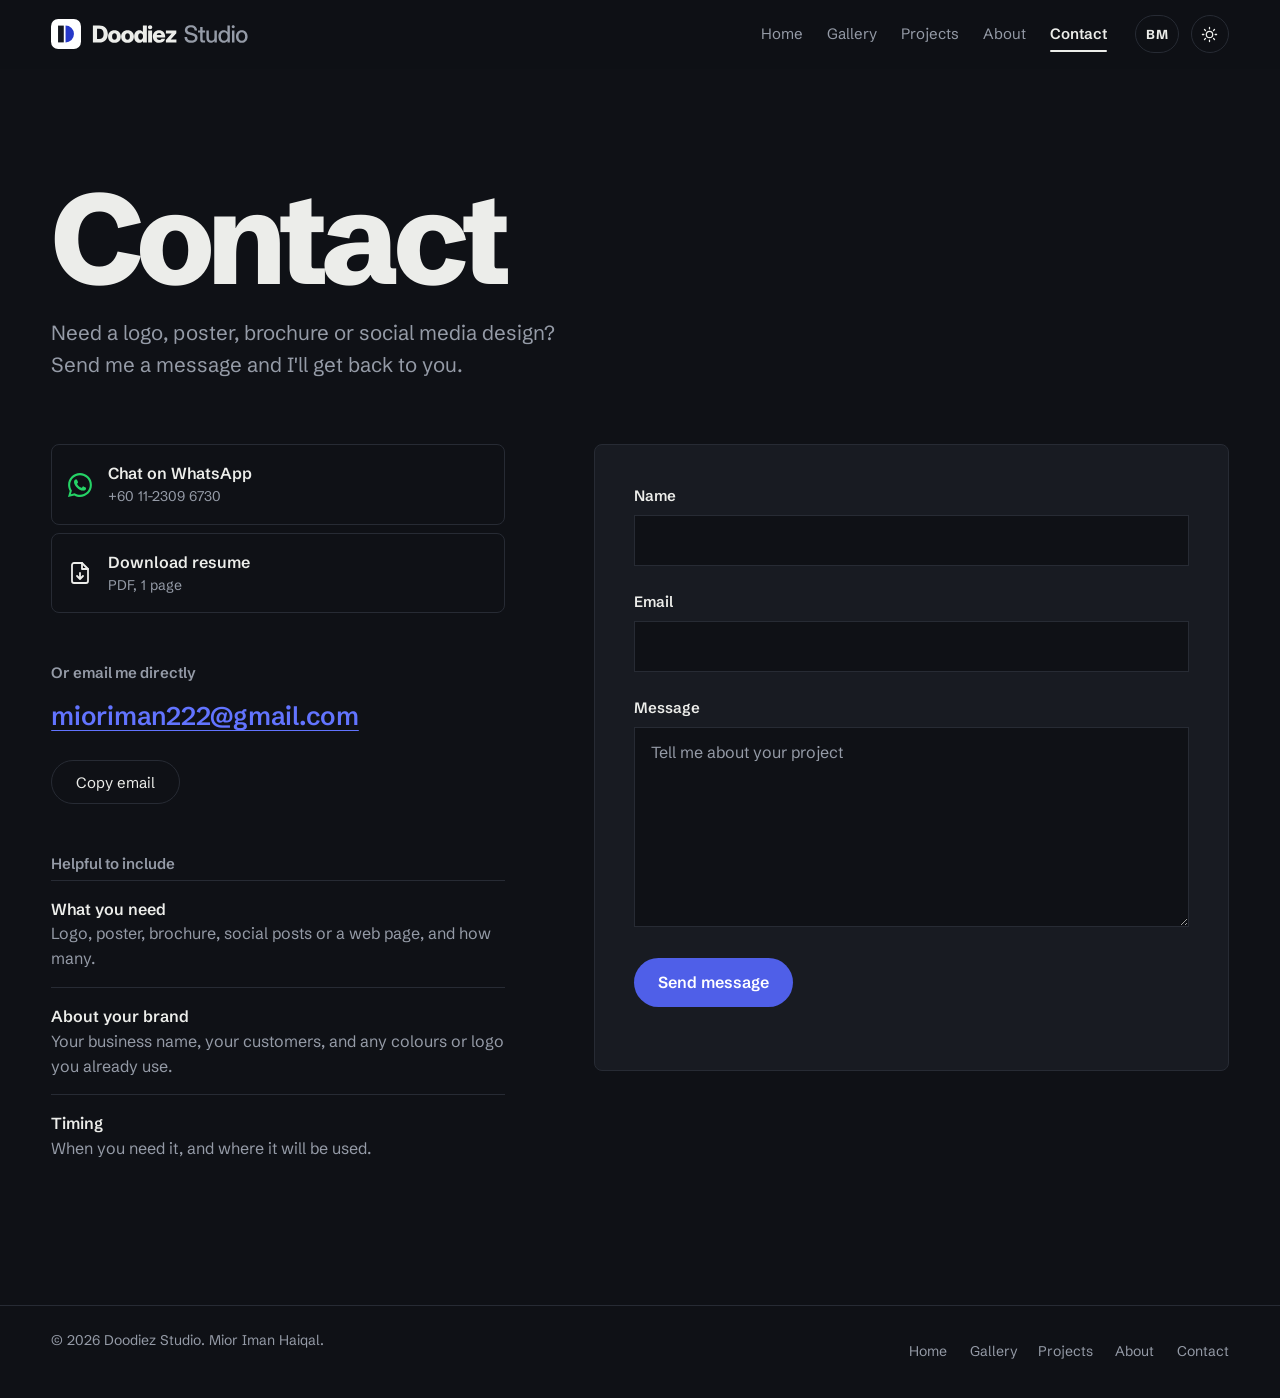
<file: contact.html>
<!doctype html>
<html lang="en">
<head>
<meta charset="utf-8">
<meta name="viewport" content="width=device-width, initial-scale=1">
<title>Contact | Doodiez Studio</title>
<meta name="description" content="Contact Doodiez Studio for logo, poster, brochure, social media and web design.">
<meta property="og:title" content="Contact | Doodiez Studio">
<meta property="og:description" content="Contact Doodiez Studio for logo, poster, brochure, social media and web design.">
<meta property="og:type" content="website">
<meta property="og:site_name" content="Doodiez Studio">
<meta property="og:url" content="https://doodiezstudio.com/contact.html">
<meta property="og:image" content="https://doodiezstudio.com/assets/og.png">
<meta property="og:image:secure_url" content="https://doodiezstudio.com/assets/og.png">
<meta property="og:image:type" content="image/png">
<meta property="og:image:width" content="1200">
<meta property="og:image:height" content="630">
<meta property="og:image:alt" content="Doodiez Studio logo">
<meta name="twitter:card" content="summary_large_image">
<meta name="twitter:image" content="https://doodiezstudio.com/assets/og.png">
<link rel="canonical" href="https://doodiezstudio.com/contact.html">
<link rel="icon" href="assets/favicon.svg" type="image/svg+xml">
<link rel="icon" href="assets/favicon-32.png" sizes="32x32" type="image/png">
<link rel="icon" href="assets/icon-192.png" sizes="192x192" type="image/png">
<link rel="apple-touch-icon" href="assets/apple-touch-icon.png" sizes="180x180">
<link rel="manifest" href="assets/site.webmanifest">
<meta name="theme-color" content="#0F1116">
<link rel="preconnect" href="https://fonts.googleapis.com">
<link rel="preconnect" href="https://fonts.gstatic.com" crossorigin>
<link href="https://fonts.googleapis.com/css2?family=Schibsted+Grotesk:wght@400;500;600;700;800&display=swap" rel="stylesheet">
<script>try{if(localStorage.getItem('theme')==='light')document.documentElement.setAttribute('data-theme','light')}catch(e){}</script>
<link rel="stylesheet" href="assets/style.css">
</head>
<body>

<header>
  <div class="wrap bar">
    <a href="index.html" class="logo"><svg class="logo-svg" viewBox="0 0 519.2 78.9" role="img" aria-label="Doodiez Studio"><rect width="78.9" height="78.9" rx="18.9" fill="var(--tile-bg)"/><g transform="translate(18.52 17.35) scale(0.5812)"><rect width="26" height="76" fill="var(--tile-ink)"/><path d="M34 0A38 38 0 0 1 34 76Z" fill="var(--tile-acc)"/></g><g transform="translate(107.28 61.98) scale(0.62)"><path fill="currentColor" d="M31.7 0C54.1 0 68 -14.2 68 -36.4C68 -58.6 53.9 -72.8 31.7 -72.8H4.7V0ZM22.3 -14.6V-58.1H30.6C44 -58.1 50.3 -50.7 50.3 -36.4C50.3 -22.1 44.1 -14.6 30.8 -14.6ZM96.2 1.2C112.4 1.2 123.3 -9.4 123.3 -25.8C123.3 -42 112.4 -52.7 96.2 -52.7C80.1 -52.7 69.1 -42 69.1 -25.8C69.1 -9.4 80.1 1.2 96.2 1.2ZM96.2 -12.2C90.3 -12.2 86.1 -17 86.1 -25.8C86.1 -34.5 90.4 -39.4 96.2 -39.4C102.1 -39.4 106.4 -34.5 106.4 -25.8C106.4 -17 102.1 -12.2 96.2 -12.2ZM151.6 1.2C167.7 1.2 178.7 -9.4 178.7 -25.8C178.7 -42 167.7 -52.7 151.6 -52.7C135.4 -52.7 124.4 -42 124.4 -25.8C124.4 -9.4 135.4 1.2 151.6 1.2ZM151.6 -12.2C145.7 -12.2 141.5 -17 141.5 -25.8C141.5 -34.5 145.7 -39.4 151.6 -39.4C157.4 -39.4 161.7 -34.5 161.7 -25.8C161.7 -17 157.4 -12.2 151.6 -12.2ZM202.1 1.1C208.8 1.1 214.2 -2 216.9 -8H217V0H233.6V-72.8H216.8V-44.6H216.7C213.4 -50.1 208.6 -52.7 201.9 -52.7C188.8 -52.7 179.7 -41.7 179.7 -25.9C179.7 -9.6 188.5 1.1 202.1 1.1ZM206.8 -12.3C200.6 -12.3 196.8 -17.4 196.8 -25.9C196.8 -34.3 200.6 -39.3 206.8 -39.3C213.1 -39.3 217.4 -34 217.4 -25.9C217.4 -17.6 213.1 -12.3 206.8 -12.3ZM239 0H255.8V-51.6H239ZM247.3 -56.6C252.8 -56.6 256.6 -60.2 256.6 -65.1C256.6 -70 252.8 -73.5 247.3 -73.5C242 -73.5 238.1 -70 238.1 -65.1C238.1 -60.2 242 -56.6 247.3 -56.6ZM285.6 1.2C298.6 1.2 309 -6.1 310.9 -16.5H295.8C294.6 -13.1 291.1 -10.9 286.2 -10.9C279.5 -10.9 275.6 -15.1 275.4 -21.6H311.3V-26.2C311.3 -41.8 300.6 -52.7 285.1 -52.7C269.8 -52.7 259 -41.5 259 -25.8C259 -10.1 269.7 1.2 285.6 1.2ZM275.5 -31.7C276.2 -37.1 279.9 -40.3 285.6 -40.3C291.2 -40.3 294.9 -37.1 295.6 -31.7ZM314.4 0H359V-13H334.6V-13.1L358.6 -39.9V-51.6H314.4V-38.5H338.8V-38.4L314.4 -11Z"/><path fill="var(--graphite)" transform="translate(389.7 0)" d="M31.8 1.2C48.3 1.2 59 -7.4 59 -20.5C59 -30.9 52.3 -37.2 37.7 -40.7L29.8 -42.5C19.8 -44.9 15.9 -47.9 15.9 -53.2C15.9 -59.8 22.1 -64.5 30.9 -64.5C40.1 -64.5 46 -59.3 46.6 -51H57.1C56.6 -65.2 46.7 -73.9 31.1 -73.9C15.4 -73.9 5.1 -65.5 5.1 -52.7C5.1 -42.6 11.6 -36.5 26.3 -33.1L34.2 -31.2C44.3 -28.8 48.2 -25.5 48.2 -19.9C48.2 -12.8 41.7 -8.3 31.8 -8.3C20.9 -8.3 14.6 -14 14.5 -23.6H3.7C3.7 -8.2 14.4 1.2 31.8 1.2ZM90.9 -51.6H80.4V-65.6H70.1V-51.6H61V-43.1H70.1V-12.3C70.1 -4 74.7 0 84.4 0H90.9V-8.5H85.8C81.7 -8.5 80.4 -9.8 80.4 -13.6V-43.1H90.9ZM115.2 1C122 1 127.2 -1.9 130.7 -7.8V0H140.8V-51.6H130.5V-21.9C130.5 -12.3 125.1 -8.2 118.1 -8.2C111 -8.2 106.8 -12.5 106.8 -20.7V-51.6H96.5V-19.4C96.5 -6 104.6 1 115.2 1ZM169.8 1C176.5 1 182.3 -1.9 185.8 -7.9H185.9V0H196V-72.8H185.7V-44.1H185.6C182.2 -49.8 176.4 -52.6 169.7 -52.6C156.4 -52.6 147.4 -41.7 147.4 -25.8C147.4 -9.8 156.4 1 169.8 1ZM171.9 -7.9C163.6 -7.9 157.9 -14.2 157.9 -25.8C157.9 -37.5 163.6 -43.8 171.9 -43.8C180.7 -43.8 186.3 -36.6 186.3 -25.8C186.3 -14.9 180.7 -7.9 171.9 -7.9ZM205.1 0H215.4V-51.6H205.1ZM210.2 -60.4C213.9 -60.4 216.8 -63.2 216.8 -66.7C216.8 -70.3 213.9 -73.1 210.2 -73.1C206.6 -73.1 203.7 -70.3 203.7 -66.7C203.7 -63.2 206.6 -60.4 210.2 -60.4ZM246.7 1.2C261.4 1.2 271.3 -9.8 271.3 -25.7C271.3 -41.7 261.4 -52.7 246.7 -52.7C231.9 -52.7 222 -41.7 222 -25.7C222 -9.8 231.9 1.2 246.7 1.2ZM246.7 -7.7C237.8 -7.7 232.4 -14.7 232.4 -25.7C232.4 -36.8 237.9 -43.8 246.7 -43.8C255.5 -43.8 260.9 -36.8 260.9 -25.7C260.9 -14.7 255.5 -7.7 246.7 -7.7Z"/></g></svg></a>
    <div class="nav-right">
      <nav class="main" aria-label="Main">
        <a href="index.html">Home</a>
        <a href="gallery.html">Gallery</a>
        <a href="projects.html">Projects</a>
        <a href="about.html">About</a>
        <a href="contact.html" aria-current="page" class="nav-cta">Contact</a>
      </nav>
      <button class="lang-btn" id="langBtn" type="button" aria-label="Tukar ke Bahasa Melayu" lang="ms">BM</button>
      <button class="theme-btn" id="themeBtn" type="button" aria-label="Switch to light mode">
        <svg class="sun" viewBox="0 0 24 24" fill="none" stroke="currentColor" stroke-width="1.8" stroke-linecap="round"><circle cx="12" cy="12" r="4.5"/><path d="M12 2v2M12 20v2M4.9 4.9l1.4 1.4M17.7 17.7l1.4 1.4M2 12h2M20 12h2M4.9 19.1l1.4-1.4M17.7 6.3l1.4-1.4"/></svg>
        <svg class="moon" viewBox="0 0 24 24" fill="none" stroke="currentColor" stroke-width="1.8" stroke-linecap="round" stroke-linejoin="round"><path d="M20 14.5A8 8 0 1 1 9.5 4a6.5 6.5 0 0 0 10.5 10.5z"/></svg>
      </button>
      <button class="menu-btn" id="menuBtn" type="button" aria-label="Menu" aria-expanded="false" aria-controls="drawer">
        <svg viewBox="0 0 24 24" fill="none" stroke="currentColor" stroke-width="1.8" stroke-linecap="round"><path d="M4 8h16M4 16h16"/></svg>
      </button>
    </div>
  </div>
  <nav class="drawer" id="drawer" aria-label="Mobile">
    <a href="index.html">Home</a>
    <a href="gallery.html">Gallery</a>
    <a href="projects.html">Projects</a>
    <a href="about.html">About</a>
    <a href="contact.html" aria-current="page">Contact</a>
  </nav>
</header>

<main>
  <div class="wrap contact-main">
    <div class="page-head" style="padding:0">
      <h1>Contact</h1>
    </div>
    <p class="intro">Need a logo, poster, brochure or social media design? Send me a message and I'll get back to you.</p>
    <div class="contact-grid">
      <div>
        <div class="quick">
          <a class="quick-btn wa" id="waBtn" href="https://wa.me/601123096730?text=Hi%20Mior%2C%20I%20saw%20your%20portfolio%20on%20doodiezstudio.com%20and%20I%27d%20like%20to%20ask%20about%20a%20design%20project." target="_blank" rel="noopener">
            <svg viewBox="0 0 24 24" fill="currentColor" aria-hidden="true"><path d="M17.5 14.4c-.3-.1-1.8-.9-2-1-.3-.1-.5-.1-.7.1-.2.3-.8 1-.9 1.2-.2.2-.3.2-.6.1-.3-.1-1.3-.5-2.4-1.5-.9-.8-1.5-1.8-1.7-2.1-.2-.3 0-.5.1-.6l.4-.5c.1-.2.2-.3.3-.5.1-.2 0-.4 0-.5l-.9-2.2c-.2-.6-.5-.5-.7-.5h-.6c-.2 0-.5.1-.8.4-.3.3-1 1-1 2.5s1.1 2.9 1.2 3.1c.1.2 2.1 3.2 5.1 4.5.7.3 1.3.5 1.7.6.7.2 1.4.2 1.9.1.6-.1 1.8-.7 2-1.4.2-.7.2-1.3.2-1.4-.1-.2-.3-.2-.6-.4zM12 21.8c-1.8 0-3.5-.5-5-1.4l-.4-.2-3.7 1 1-3.6-.2-.4C2.7 15.6 2.2 13.8 2.2 12 2.2 6.6 6.6 2.2 12 2.2c2.6 0 5.1 1 6.9 2.9 1.8 1.8 2.9 4.3 2.9 6.9 0 5.4-4.4 9.8-9.8 9.8zm8.4-18.2C18.1 1.3 15.1 0 12 0 5.4 0 .1 5.3.1 11.9c0 2.1.6 4.2 1.6 6L0 24l6.3-1.6c1.8 1 3.8 1.5 5.7 1.5 6.6 0 11.9-5.3 11.9-11.9 0-3.2-1.2-6.2-3.5-8.4z"/></svg>
            <span><b>Chat on WhatsApp</b><small>+60 11-2309 6730</small></span>
          </a>
          <a class="quick-btn" href="assets/Resume-Mior-Iman-Haiqal.pdf" download>
            <svg viewBox="0 0 24 24" fill="none" stroke="currentColor" stroke-width="1.8" stroke-linecap="round" stroke-linejoin="round" aria-hidden="true"><path d="M14 2H6a2 2 0 0 0-2 2v16a2 2 0 0 0 2 2h12a2 2 0 0 0 2-2V8z"/><path d="M14 2v6h6M12 12v6M9 15l3 3 3-3"/></svg>
            <span><b>Download resume</b><small>PDF, 1 page</small></span>
          </a>
        </div>
        <h3 class="sub">Or email me directly</h3>
        <a class="mail-sm" href="mailto:mioriman222@gmail.com">mioriman222@gmail.com</a>
        <div><button class="copy" type="button" id="copyBtn">Copy email</button></div>
        <h3 class="sub">Helpful to include</h3>
        <ul class="edu tips">
          <li><div><b>What you need</b><span>Logo, poster, brochure, social posts or a web page, and how many.</span></div></li>
          <li><div><b>About your brand</b><span>Your business name, your customers, and any colours or logo you already use.</span></div></li>
          <li><div><b>Timing</b><span>When you need it, and where it will be used.</span></div></li>
        </ul>
      </div>
      <form class="form" id="contactForm" action="https://formsubmit.co/mioriman222@gmail.com" method="POST" novalidate>
        <input type="hidden" name="_subject" value="New message from doodiezstudio.com">
        <input type="hidden" name="_template" value="table">
        <input type="hidden" name="_captcha" value="false">
        <input type="hidden" name="_next" value="https://doodiezstudio.com/contact.html?sent=1">
        <input type="text" name="_honey" class="hp" tabindex="-1" autocomplete="off" aria-hidden="true">
        <div class="field">
          <label for="f-name">Name</label>
          <input id="f-name" name="name" type="text" autocomplete="name" required>
          <p class="err" id="e-name">Enter your name.</p>
        </div>
        <div class="field">
          <label for="f-email">Email</label>
          <input id="f-email" name="email" type="email" autocomplete="email" required>
          <p class="err" id="e-email">Enter an email address like name@example.com.</p>
        </div>
        <div class="field">
          <label for="f-msg">Message</label>
          <textarea id="f-msg" name="message" rows="7" required placeholder="Tell me about your project"></textarea>
          <p class="err" id="e-msg">Write a short message.</p>
        </div>
        <button class="btn send" type="submit" id="sendBtn">Send message</button>
        <p class="status" id="formStatus" role="status" aria-live="polite"></p>
      </form>
    </div>
  </div>
  <script>
  document.addEventListener('DOMContentLoaded', () => {
    // WhatsApp message follows the site language
    const wa = document.getElementById('waBtn');
    const waText = () => encodeURIComponent(t("Hi Mior, I saw your portfolio on doodiezstudio.com and I'd like to ask about a design project."));
    const syncWa = () => wa.href = 'https://wa.me/601123096730?text=' + waText();
    document.addEventListener('langchange', syncWa); syncWa();

    document.getElementById('copyBtn').addEventListener('click', e => {
      const b = e.currentTarget;
      navigator.clipboard?.writeText('mioriman222@gmail.com').then(() => {
        b.textContent = t('Email copied');
        setTimeout(() => b.textContent = t('Copy email'), 2000);
      }).catch(() => {});
    });

    const form = document.getElementById('contactForm');
    const status = document.getElementById('formStatus');
    const btn = document.getElementById('sendBtn');
    const checks = [
      ['f-name', 'e-name', v => v.trim().length > 0],
      ['f-email', 'e-email', v => /^[^\s@]+@[^\s@]+\.[^\s@]+$/.test(v.trim())],
      ['f-msg', 'e-msg', v => v.trim().length > 0],
    ];
    function validate() {
      let first = null;
      checks.forEach(([id, eid, ok]) => {
        const input = document.getElementById(id), bad = !ok(input.value);
        input.setAttribute('aria-invalid', bad);
        document.getElementById(eid).classList.toggle('show', bad);
        if (bad && !first) first = input;
      });
      if (first) first.focus();
      return !first;
    }
    const showSent = () => {
      status.className = 'status ok';
      status.textContent = t('Message sent. Thanks, I’ll reply to your email soon.');
    };
    // Coming back from the standard (non-JavaScript) send
    if (new URLSearchParams(location.search).get('sent') === '1') showSent();

    let fallback = false;
    form.addEventListener('submit', async e => {
      if (fallback) return;               // let the browser send the form normally
      e.preventDefault();
      status.className = 'status';
      status.textContent = '';
      if (!validate()) return;
      btn.disabled = true; btn.textContent = t('Sending…');
      let data = null;
      try {
        const res = await fetch('https://formsubmit.co/ajax/mioriman222@gmail.com', {
          method: 'POST',
          headers: { 'Content-Type': 'application/json', 'Accept': 'application/json' },
          body: JSON.stringify(Object.fromEntries(new FormData(form)))
        });
        data = await res.json().catch(() => null);
      } catch (err) {}
      const ok = data && (data.success === true || data.success === 'true');
      if (ok) {
        form.reset(); showSent();
        btn.disabled = false; btn.textContent = t('Send message');
        return;
      }
      // Quick send didn't work: send the normal way instead (opens FormSubmit, then comes back here)
      fallback = true;
      form.submit();
    });
  });
  </script>
</main>

<footer>
  <div class="foot">
    <span>&copy; <span id="yr">2026</span> Doodiez Studio. Mior Iman Haiqal.</span>
    <nav aria-label="Footer"><a href="index.html">Home</a> <a href="gallery.html">Gallery</a> <a href="projects.html">Projects</a> <a href="about.html">About</a> <a href="contact.html">Contact</a></nav>
  </div>
</footer>

<script src="assets/i18n.js"></script>
<script src="assets/main.js"></script>
<script src="assets/motion.js"></script>
</body>
</html>
</file>
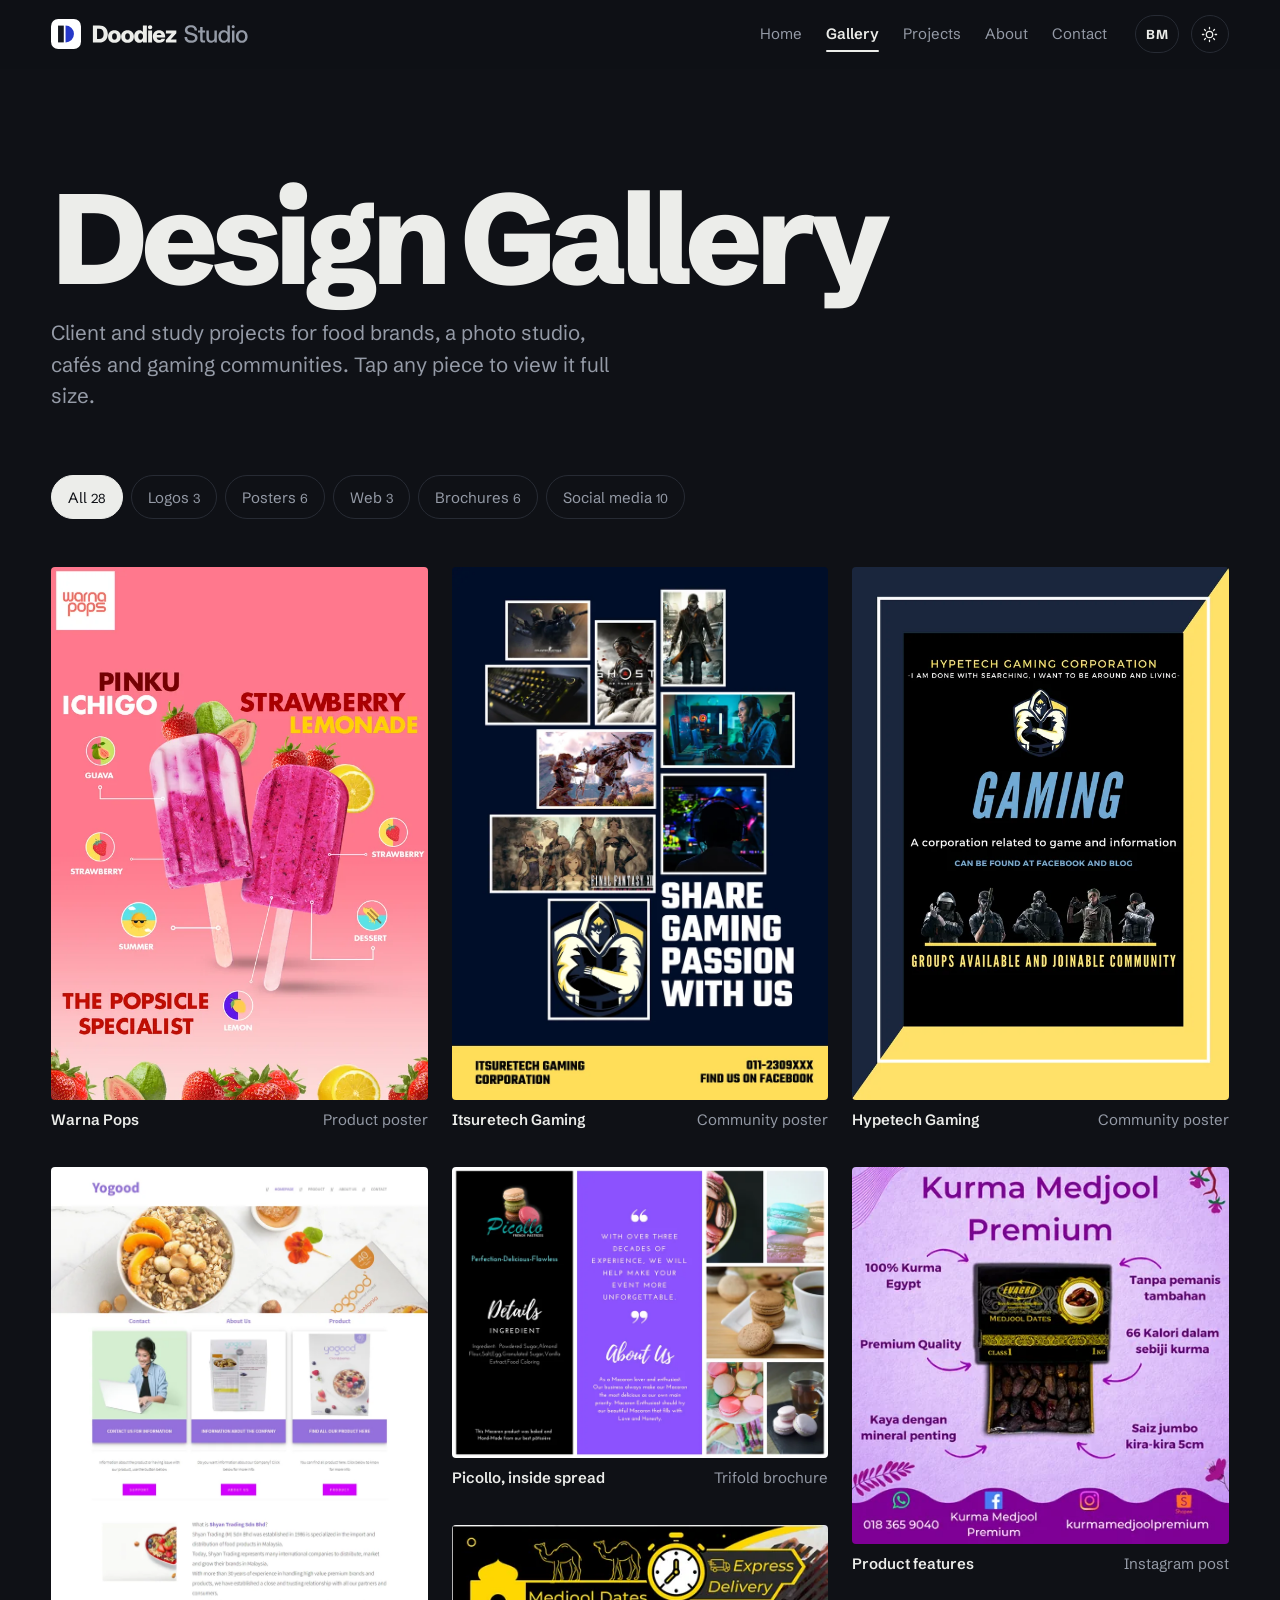
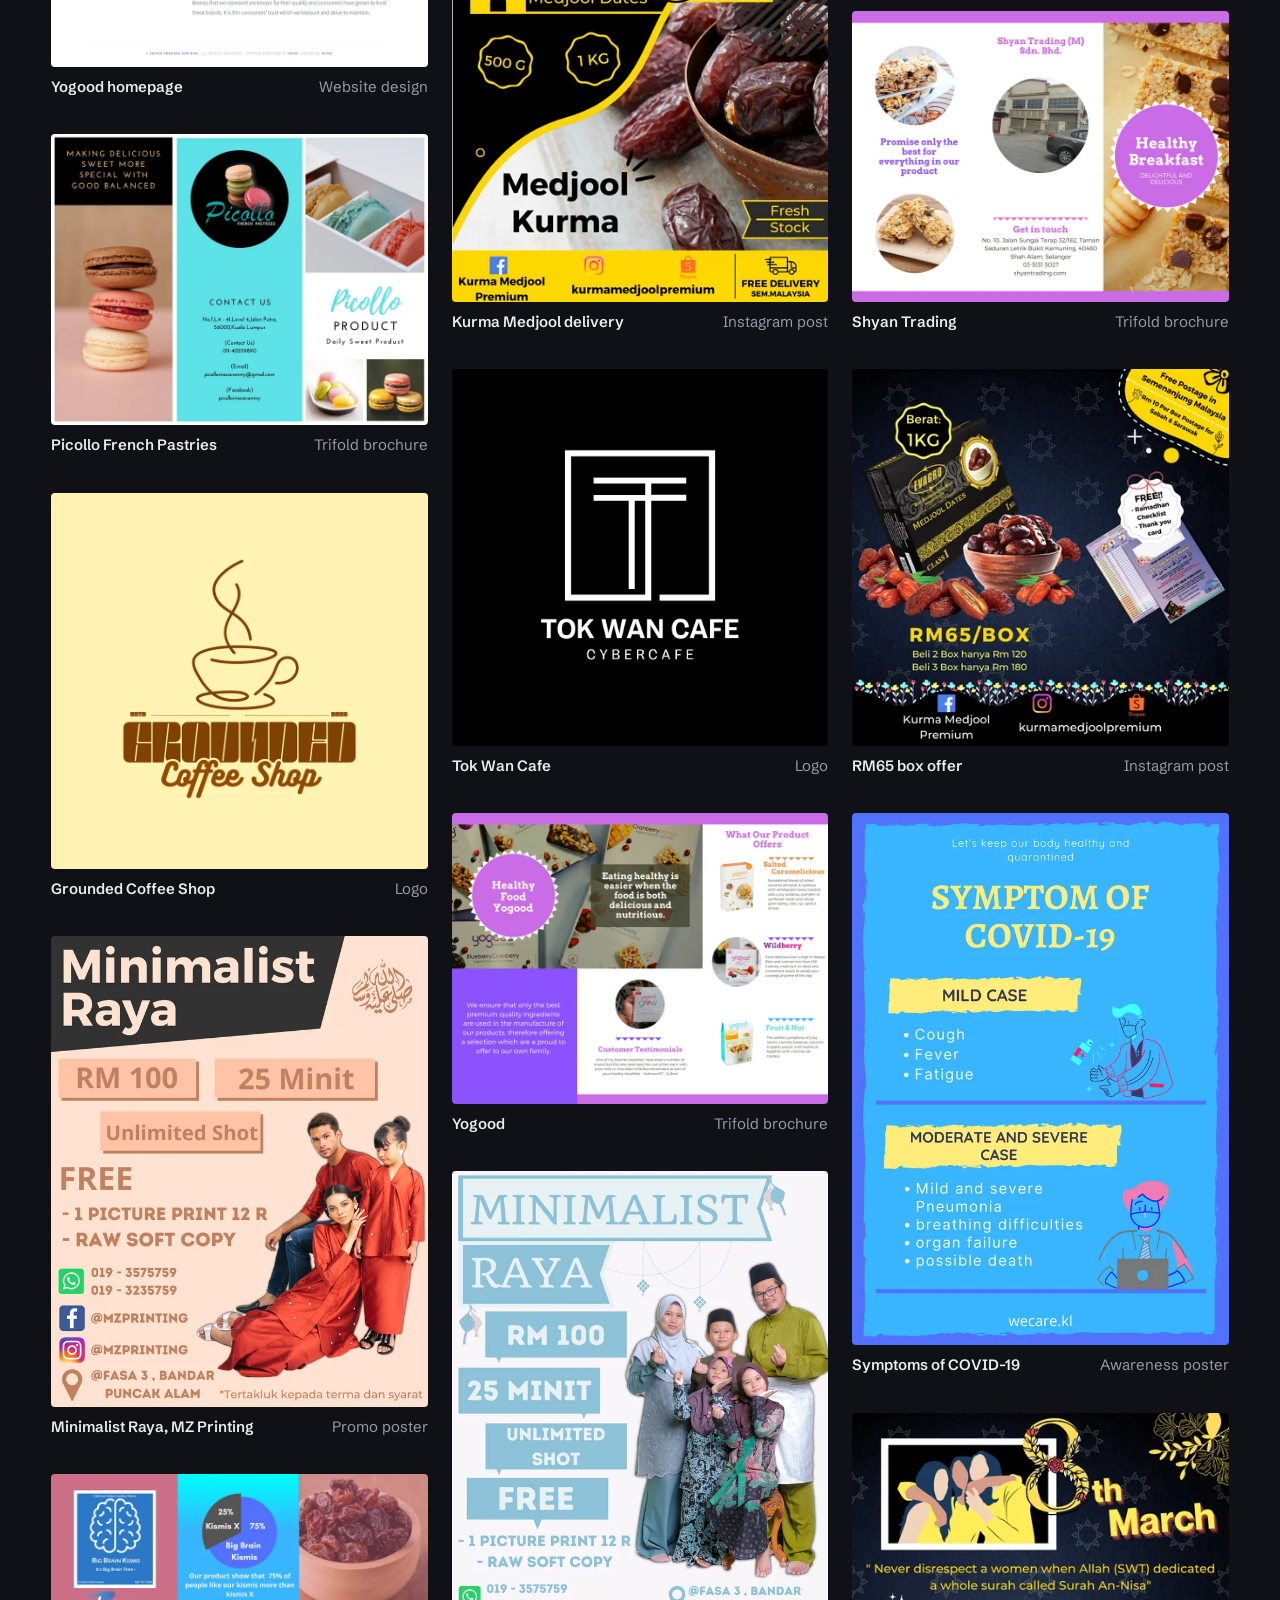
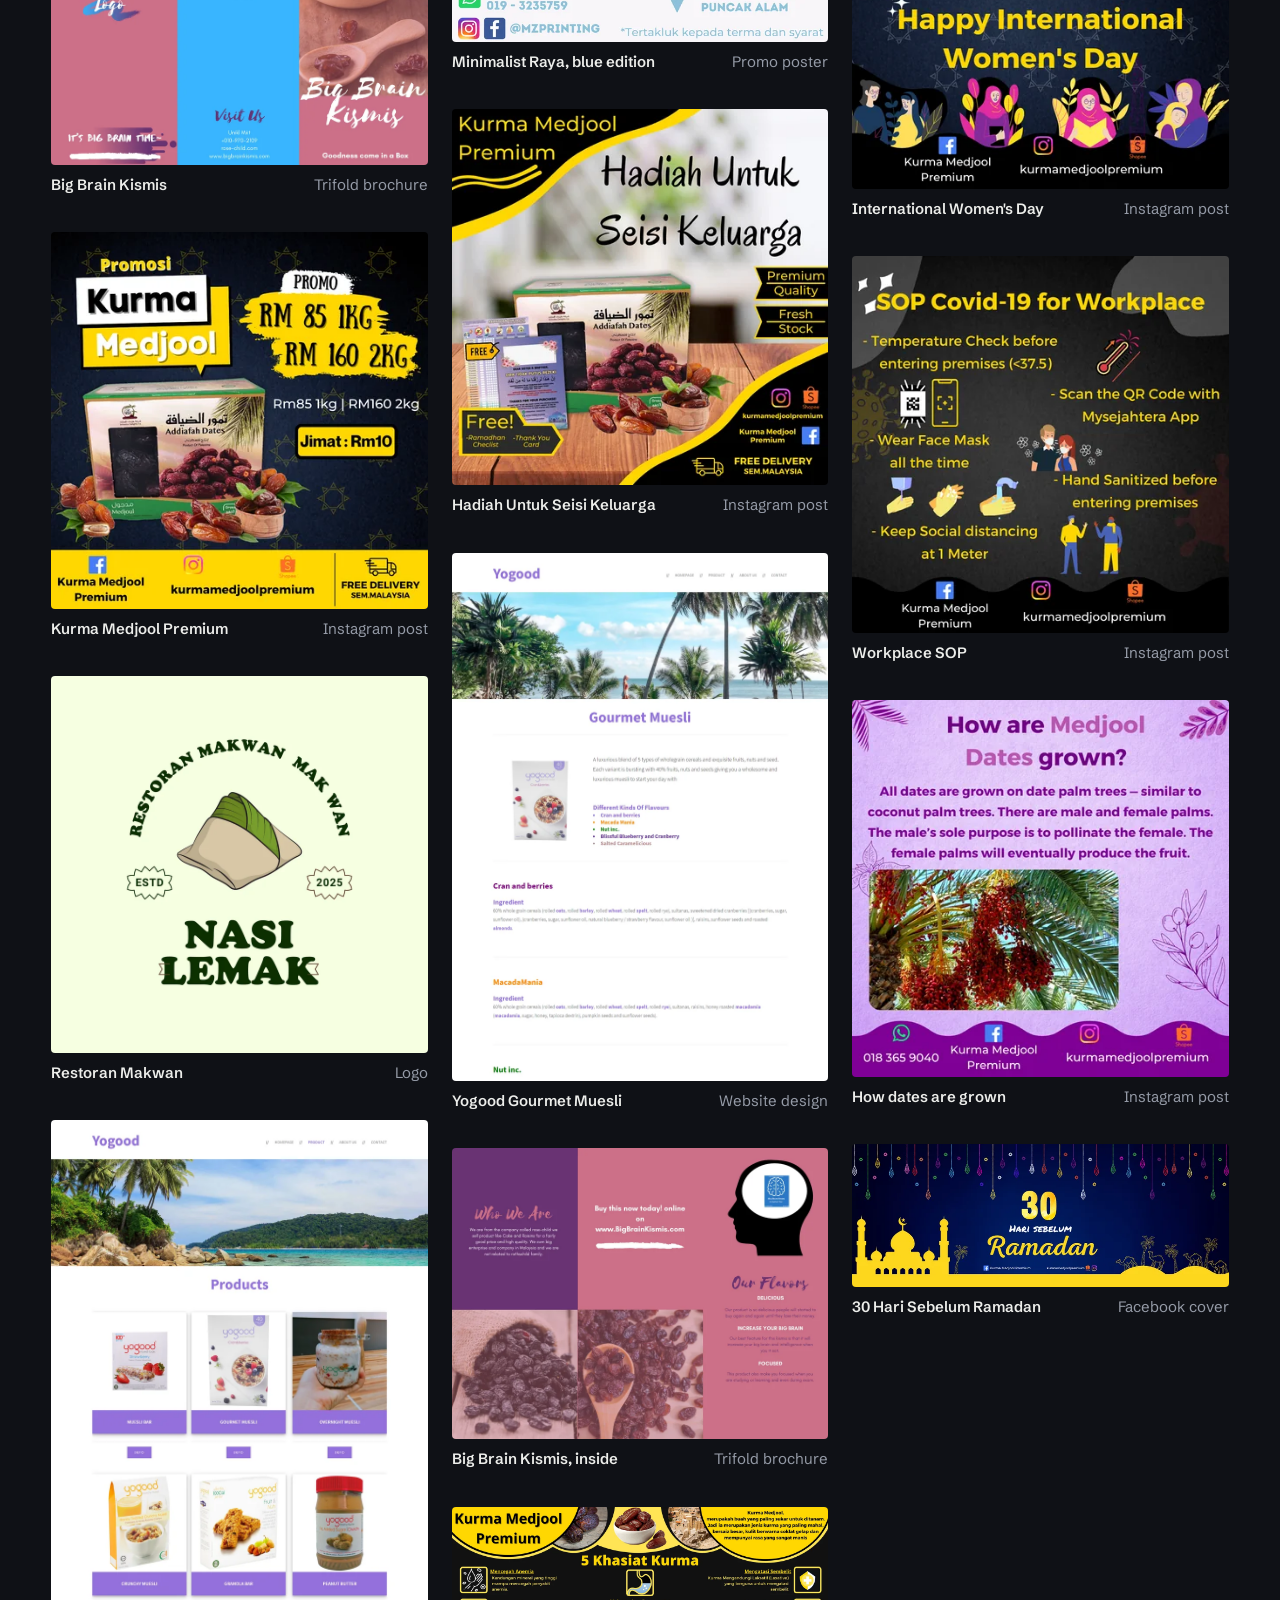
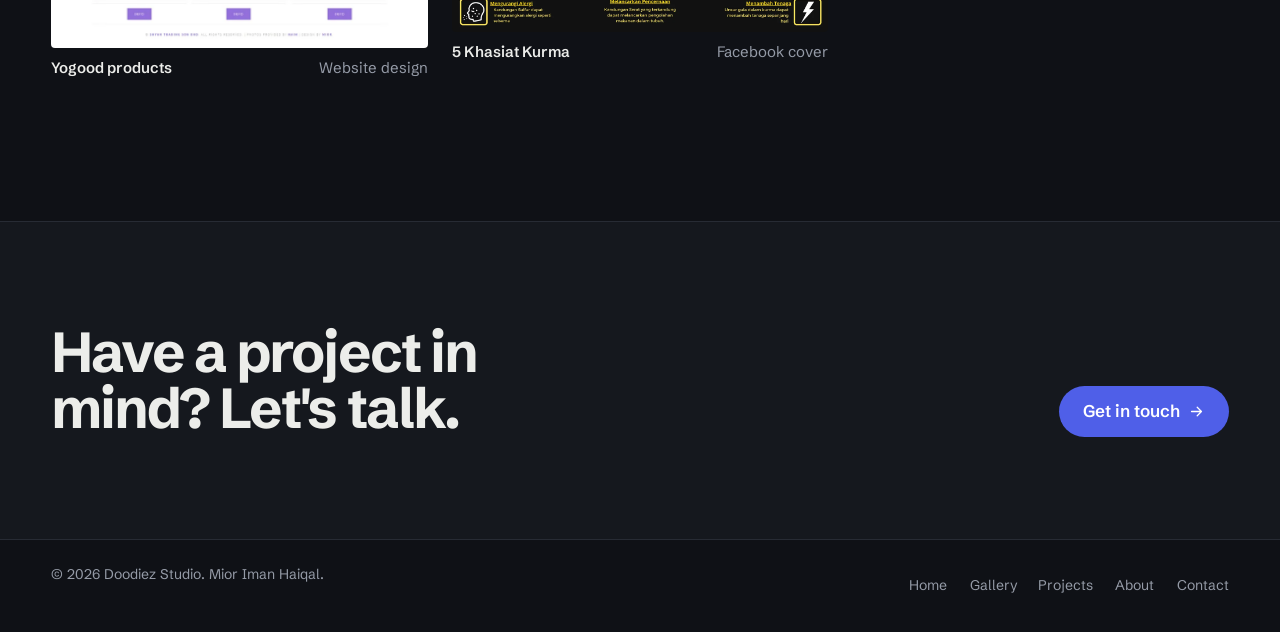
<file: gallery.html>
<!doctype html>
<html lang="en">
<head>
<meta charset="utf-8">
<meta name="viewport" content="width=device-width, initial-scale=1">
<title>Design Gallery | Doodiez Studio</title>
<meta name="description" content="Design gallery of Doodiez Studio: logos, posters, brochures, social media posts and web design.">
<meta property="og:title" content="Design Gallery | Doodiez Studio">
<meta property="og:description" content="Design gallery of Doodiez Studio: logos, posters, brochures, social media posts and web design.">
<meta property="og:type" content="website">
<meta property="og:site_name" content="Doodiez Studio">
<meta property="og:url" content="https://doodiezstudio.com/gallery.html">
<meta property="og:image" content="https://doodiezstudio.com/assets/og.png">
<meta property="og:image:secure_url" content="https://doodiezstudio.com/assets/og.png">
<meta property="og:image:type" content="image/png">
<meta property="og:image:width" content="1200">
<meta property="og:image:height" content="630">
<meta property="og:image:alt" content="Doodiez Studio logo">
<meta name="twitter:card" content="summary_large_image">
<meta name="twitter:image" content="https://doodiezstudio.com/assets/og.png">
<link rel="canonical" href="https://doodiezstudio.com/gallery.html">
<link rel="icon" href="assets/favicon.svg" type="image/svg+xml">
<link rel="icon" href="assets/favicon-32.png" sizes="32x32" type="image/png">
<link rel="icon" href="assets/icon-192.png" sizes="192x192" type="image/png">
<link rel="apple-touch-icon" href="assets/apple-touch-icon.png" sizes="180x180">
<link rel="manifest" href="assets/site.webmanifest">
<meta name="theme-color" content="#0F1116">
<link rel="preconnect" href="https://fonts.googleapis.com">
<link rel="preconnect" href="https://fonts.gstatic.com" crossorigin>
<link href="https://fonts.googleapis.com/css2?family=Schibsted+Grotesk:wght@400;500;600;700;800&display=swap" rel="stylesheet">
<script>try{if(localStorage.getItem('theme')==='light')document.documentElement.setAttribute('data-theme','light')}catch(e){}</script>
<link rel="stylesheet" href="assets/style.css">
</head>
<body>

<header>
  <div class="wrap bar">
    <a href="index.html" class="logo"><svg class="logo-svg" viewBox="0 0 519.2 78.9" role="img" aria-label="Doodiez Studio"><rect width="78.9" height="78.9" rx="18.9" fill="var(--tile-bg)"/><g transform="translate(18.52 17.35) scale(0.5812)"><rect width="26" height="76" fill="var(--tile-ink)"/><path d="M34 0A38 38 0 0 1 34 76Z" fill="var(--tile-acc)"/></g><g transform="translate(107.28 61.98) scale(0.62)"><path fill="currentColor" d="M31.7 0C54.1 0 68 -14.2 68 -36.4C68 -58.6 53.9 -72.8 31.7 -72.8H4.7V0ZM22.3 -14.6V-58.1H30.6C44 -58.1 50.3 -50.7 50.3 -36.4C50.3 -22.1 44.1 -14.6 30.8 -14.6ZM96.2 1.2C112.4 1.2 123.3 -9.4 123.3 -25.8C123.3 -42 112.4 -52.7 96.2 -52.7C80.1 -52.7 69.1 -42 69.1 -25.8C69.1 -9.4 80.1 1.2 96.2 1.2ZM96.2 -12.2C90.3 -12.2 86.1 -17 86.1 -25.8C86.1 -34.5 90.4 -39.4 96.2 -39.4C102.1 -39.4 106.4 -34.5 106.4 -25.8C106.4 -17 102.1 -12.2 96.2 -12.2ZM151.6 1.2C167.7 1.2 178.7 -9.4 178.7 -25.8C178.7 -42 167.7 -52.7 151.6 -52.7C135.4 -52.7 124.4 -42 124.4 -25.8C124.4 -9.4 135.4 1.2 151.6 1.2ZM151.6 -12.2C145.7 -12.2 141.5 -17 141.5 -25.8C141.5 -34.5 145.7 -39.4 151.6 -39.4C157.4 -39.4 161.7 -34.5 161.7 -25.8C161.7 -17 157.4 -12.2 151.6 -12.2ZM202.1 1.1C208.8 1.1 214.2 -2 216.9 -8H217V0H233.6V-72.8H216.8V-44.6H216.7C213.4 -50.1 208.6 -52.7 201.9 -52.7C188.8 -52.7 179.7 -41.7 179.7 -25.9C179.7 -9.6 188.5 1.1 202.1 1.1ZM206.8 -12.3C200.6 -12.3 196.8 -17.4 196.8 -25.9C196.8 -34.3 200.6 -39.3 206.8 -39.3C213.1 -39.3 217.4 -34 217.4 -25.9C217.4 -17.6 213.1 -12.3 206.8 -12.3ZM239 0H255.8V-51.6H239ZM247.3 -56.6C252.8 -56.6 256.6 -60.2 256.6 -65.1C256.6 -70 252.8 -73.5 247.3 -73.5C242 -73.5 238.1 -70 238.1 -65.1C238.1 -60.2 242 -56.6 247.3 -56.6ZM285.6 1.2C298.6 1.2 309 -6.1 310.9 -16.5H295.8C294.6 -13.1 291.1 -10.9 286.2 -10.9C279.5 -10.9 275.6 -15.1 275.4 -21.6H311.3V-26.2C311.3 -41.8 300.6 -52.7 285.1 -52.7C269.8 -52.7 259 -41.5 259 -25.8C259 -10.1 269.7 1.2 285.6 1.2ZM275.5 -31.7C276.2 -37.1 279.9 -40.3 285.6 -40.3C291.2 -40.3 294.9 -37.1 295.6 -31.7ZM314.4 0H359V-13H334.6V-13.1L358.6 -39.9V-51.6H314.4V-38.5H338.8V-38.4L314.4 -11Z"/><path fill="var(--graphite)" transform="translate(389.7 0)" d="M31.8 1.2C48.3 1.2 59 -7.4 59 -20.5C59 -30.9 52.3 -37.2 37.7 -40.7L29.8 -42.5C19.8 -44.9 15.9 -47.9 15.9 -53.2C15.9 -59.8 22.1 -64.5 30.9 -64.5C40.1 -64.5 46 -59.3 46.6 -51H57.1C56.6 -65.2 46.7 -73.9 31.1 -73.9C15.4 -73.9 5.1 -65.5 5.1 -52.7C5.1 -42.6 11.6 -36.5 26.3 -33.1L34.2 -31.2C44.3 -28.8 48.2 -25.5 48.2 -19.9C48.2 -12.8 41.7 -8.3 31.8 -8.3C20.9 -8.3 14.6 -14 14.5 -23.6H3.7C3.7 -8.2 14.4 1.2 31.8 1.2ZM90.9 -51.6H80.4V-65.6H70.1V-51.6H61V-43.1H70.1V-12.3C70.1 -4 74.7 0 84.4 0H90.9V-8.5H85.8C81.7 -8.5 80.4 -9.8 80.4 -13.6V-43.1H90.9ZM115.2 1C122 1 127.2 -1.9 130.7 -7.8V0H140.8V-51.6H130.5V-21.9C130.5 -12.3 125.1 -8.2 118.1 -8.2C111 -8.2 106.8 -12.5 106.8 -20.7V-51.6H96.5V-19.4C96.5 -6 104.6 1 115.2 1ZM169.8 1C176.5 1 182.3 -1.9 185.8 -7.9H185.9V0H196V-72.8H185.7V-44.1H185.6C182.2 -49.8 176.4 -52.6 169.7 -52.6C156.4 -52.6 147.4 -41.7 147.4 -25.8C147.4 -9.8 156.4 1 169.8 1ZM171.9 -7.9C163.6 -7.9 157.9 -14.2 157.9 -25.8C157.9 -37.5 163.6 -43.8 171.9 -43.8C180.7 -43.8 186.3 -36.6 186.3 -25.8C186.3 -14.9 180.7 -7.9 171.9 -7.9ZM205.1 0H215.4V-51.6H205.1ZM210.2 -60.4C213.9 -60.4 216.8 -63.2 216.8 -66.7C216.8 -70.3 213.9 -73.1 210.2 -73.1C206.6 -73.1 203.7 -70.3 203.7 -66.7C203.7 -63.2 206.6 -60.4 210.2 -60.4ZM246.7 1.2C261.4 1.2 271.3 -9.8 271.3 -25.7C271.3 -41.7 261.4 -52.7 246.7 -52.7C231.9 -52.7 222 -41.7 222 -25.7C222 -9.8 231.9 1.2 246.7 1.2ZM246.7 -7.7C237.8 -7.7 232.4 -14.7 232.4 -25.7C232.4 -36.8 237.9 -43.8 246.7 -43.8C255.5 -43.8 260.9 -36.8 260.9 -25.7C260.9 -14.7 255.5 -7.7 246.7 -7.7Z"/></g></svg></a>
    <div class="nav-right">
      <nav class="main" aria-label="Main">
        <a href="index.html">Home</a>
        <a href="gallery.html" aria-current="page">Gallery</a>
        <a href="projects.html">Projects</a>
        <a href="about.html">About</a>
        <a href="contact.html" class="nav-cta">Contact</a>
      </nav>
      <button class="lang-btn" id="langBtn" type="button" aria-label="Tukar ke Bahasa Melayu" lang="ms">BM</button>
      <button class="theme-btn" id="themeBtn" type="button" aria-label="Switch to light mode">
        <svg class="sun" viewBox="0 0 24 24" fill="none" stroke="currentColor" stroke-width="1.8" stroke-linecap="round"><circle cx="12" cy="12" r="4.5"/><path d="M12 2v2M12 20v2M4.9 4.9l1.4 1.4M17.7 17.7l1.4 1.4M2 12h2M20 12h2M4.9 19.1l1.4-1.4M17.7 6.3l1.4-1.4"/></svg>
        <svg class="moon" viewBox="0 0 24 24" fill="none" stroke="currentColor" stroke-width="1.8" stroke-linecap="round" stroke-linejoin="round"><path d="M20 14.5A8 8 0 1 1 9.5 4a6.5 6.5 0 0 0 10.5 10.5z"/></svg>
      </button>
      <button class="menu-btn" id="menuBtn" type="button" aria-label="Menu" aria-expanded="false" aria-controls="drawer">
        <svg viewBox="0 0 24 24" fill="none" stroke="currentColor" stroke-width="1.8" stroke-linecap="round"><path d="M4 8h16M4 16h16"/></svg>
      </button>
    </div>
  </div>
  <nav class="drawer" id="drawer" aria-label="Mobile">
    <a href="index.html">Home</a>
    <a href="gallery.html" aria-current="page">Gallery</a>
    <a href="projects.html">Projects</a>
    <a href="about.html">About</a>
    <a href="contact.html">Contact</a>
  </nav>
</header>

<main>
  <div class="wrap">
    <div class="page-head">
      <h1>Design Gallery</h1>
      <p>Client and study projects for food brands, a photo studio, cafés and gaming communities. Tap any piece to view it full size.</p>
    </div>
    <div class="filters" role="group" aria-label="Filter work">
      
      <button class="chip" data-filter="all" aria-pressed="true">All</button>
      <button class="chip" data-filter="logo" aria-pressed="false">Logos</button>
      <button class="chip" data-filter="poster" aria-pressed="false">Posters</button>
      <button class="chip" data-filter="web" aria-pressed="false">Web</button>
      <button class="chip" data-filter="brochure" aria-pressed="false">Brochures</button>
      <button class="chip" data-filter="social" aria-pressed="false">Social media</button>
    </div>
    <!-- To add a piece: copy one <button class="item">, then change the image, title and type.
         data-cat must be one of: logo, poster, web, brochure, social -->
    <div class="gallery">
      
      <button class="item" data-cat="poster"><div class="shot"><img src="images/poster-warnapops.webp" alt="Warna Pops popsicle poster with strawberry and guava flavours" loading="lazy" width="635" height="898"></div><div class="cap"><b>Warna Pops</b><span>Product poster</span></div></button>
      <button class="item" data-cat="web"><div class="shot"><img src="images/web-yogood-home.webp" alt="Yogood website homepage" loading="lazy" width="768" height="1020"></div><div class="cap"><b>Yogood homepage</b><span>Website design</span></div></button>
      <button class="item" data-cat="brochure"><div class="shot"><img src="images/brochure-picollo-1.webp" alt="Picollo French Pastries trifold brochure, outside" loading="lazy" width="800" height="618"></div><div class="cap"><b>Picollo French Pastries</b><span>Trifold brochure</span></div></button>
      <button class="item" data-cat="logo"><div class="shot"><img src="images/logo-grounded.webp" alt="Grounded Coffee Shop logo" loading="lazy" width="800" height="800"></div><div class="cap"><b>Grounded Coffee Shop</b><span>Logo</span></div></button>
      <button class="item" data-cat="poster"><div class="shot"><img src="images/poster-raya-peach.webp" alt="Minimalist Raya photo package poster in peach" loading="lazy" width="648" height="810"></div><div class="cap"><b>Minimalist Raya, MZ Printing</b><span>Promo poster</span></div></button>
      <button class="item" data-cat="brochure"><div class="shot"><img src="images/brochure-bigbrain-1.webp" alt="Big Brain Kismis trifold brochure, outside" loading="lazy" width="800" height="618"></div><div class="cap"><b>Big Brain Kismis</b><span>Trifold brochure</span></div></button>
      <button class="item" data-cat="social"><div class="shot"><img src="images/social-kurma-promo.webp" alt="Kurma Medjool promotion post" loading="lazy" width="432" height="432"></div><div class="cap"><b>Kurma Medjool Premium</b><span>Instagram post</span></div></button>
      <button class="item" data-cat="logo"><div class="shot"><img src="images/logo-nasi-lemak.webp" alt="Restoran Makwan nasi lemak logo" loading="lazy" width="800" height="800"></div><div class="cap"><b>Restoran Makwan</b><span>Logo</span></div></button>
      <button class="item" data-cat="web"><div class="shot"><img src="images/web-yogood-products.webp" alt="Yogood website products page" loading="lazy" width="768" height="1078"></div><div class="cap"><b>Yogood products</b><span>Website design</span></div></button>
      <button class="item" data-cat="poster"><div class="shot"><img src="images/poster-itsuretech.webp" alt="Itsuretech Gaming Corporation poster" loading="lazy" width="794" height="1123"></div><div class="cap"><b>Itsuretech Gaming</b><span>Community poster</span></div></button>
      <button class="item" data-cat="brochure"><div class="shot"><img src="images/brochure-picollo-2.webp" alt="Picollo French Pastries trifold brochure, inside" loading="lazy" width="800" height="618"></div><div class="cap"><b>Picollo, inside spread</b><span>Trifold brochure</span></div></button>
      <button class="item" data-cat="social"><div class="shot"><img src="images/social-medjool.webp" alt="Medjool Kurma express delivery post" loading="lazy" width="432" height="432"></div><div class="cap"><b>Kurma Medjool delivery</b><span>Instagram post</span></div></button>
      <button class="item" data-cat="logo"><div class="shot"><img src="images/logo-tok-wan.webp" alt="Tok Wan Cafe cybercafe logo" loading="lazy" width="500" height="500"></div><div class="cap"><b>Tok Wan Cafe</b><span>Logo</span></div></button>
      <button class="item" data-cat="brochure"><div class="shot"><img src="images/brochure-yogood-1.webp" alt="Yogood healthy food trifold brochure" loading="lazy" width="800" height="618"></div><div class="cap"><b>Yogood</b><span>Trifold brochure</span></div></button>
      <button class="item" data-cat="poster"><div class="shot"><img src="images/poster-raya-blue.webp" alt="Minimalist Raya photo package poster in blue" loading="lazy" width="648" height="810"></div><div class="cap"><b>Minimalist Raya, blue edition</b><span>Promo poster</span></div></button>
      <button class="item" data-cat="social"><div class="shot"><img src="images/social-hadiah.webp" alt="Kurma Medjool gift post" loading="lazy" width="432" height="432"></div><div class="cap"><b>Hadiah Untuk Seisi Keluarga</b><span>Instagram post</span></div></button>
      <button class="item" data-cat="web" data-full="images/web-yogood-muesli.webp" data-tall><div class="shot"><img src="images/web-yogood-muesli-thumb.webp" alt="Yogood Gourmet Muesli product page" loading="lazy" width="768" height="1078"></div><div class="cap"><b>Yogood Gourmet Muesli</b><span>Website design</span></div></button>
      <button class="item" data-cat="brochure"><div class="shot"><img src="images/brochure-bigbrain-2.webp" alt="Big Brain Kismis trifold brochure, inside" loading="lazy" width="800" height="618"></div><div class="cap"><b>Big Brain Kismis, inside</b><span>Trifold brochure</span></div></button>
      <button class="item" data-cat="social"><div class="shot"><img src="images/social-khasiat.webp" alt="5 Khasiat Kurma Facebook cover" loading="lazy" width="1296" height="432"></div><div class="cap"><b>5 Khasiat Kurma</b><span>Facebook cover</span></div></button>
      <button class="item" data-cat="poster"><div class="shot"><img src="images/poster-hypetech.webp" alt="Hypetech Gaming Corporation poster" loading="lazy" width="635" height="898"></div><div class="cap"><b>Hypetech Gaming</b><span>Community poster</span></div></button>
      <button class="item" data-cat="social"><div class="shot"><img src="images/social-kurma-premium.webp" alt="Kurma Medjool Premium product features post" loading="lazy" width="432" height="432"></div><div class="cap"><b>Product features</b><span>Instagram post</span></div></button>
      <button class="item" data-cat="brochure"><div class="shot"><img src="images/brochure-yogood-2.webp" alt="Shyan Trading Yogood brochure, inside" loading="lazy" width="800" height="618"></div><div class="cap"><b>Shyan Trading</b><span>Trifold brochure</span></div></button>
      <button class="item" data-cat="social"><div class="shot"><img src="images/social-rm65.webp" alt="Kurma Medjool RM65 box offer post" loading="lazy" width="432" height="432"></div><div class="cap"><b>RM65 box offer</b><span>Instagram post</span></div></button>
      <button class="item" data-cat="poster"><div class="shot"><img src="images/poster-covid.webp" alt="COVID-19 symptoms awareness poster" loading="lazy" width="635" height="898"></div><div class="cap"><b>Symptoms of COVID-19</b><span>Awareness poster</span></div></button>
      <button class="item" data-cat="social"><div class="shot"><img src="images/social-womens-day.webp" alt="International Women's Day post" loading="lazy" width="432" height="432"></div><div class="cap"><b>International Women's Day</b><span>Instagram post</span></div></button>
      <button class="item" data-cat="social"><div class="shot"><img src="images/social-sop.webp" alt="COVID-19 workplace SOP post" loading="lazy" width="432" height="432"></div><div class="cap"><b>Workplace SOP</b><span>Instagram post</span></div></button>
      <button class="item" data-cat="social"><div class="shot"><img src="images/social-dates-grown.webp" alt="How are Medjool dates grown post" loading="lazy" width="432" height="432"></div><div class="cap"><b>How dates are grown</b><span>Instagram post</span></div></button>
      <button class="item" data-cat="social"><div class="shot"><img src="images/social-ramadan.webp" alt="30 days before Ramadan banner" loading="lazy" width="738" height="281"></div><div class="cap"><b>30 Hari Sebelum Ramadan</b><span>Facebook cover</span></div></button>
    </div>
  </div>
</main>

<div class="band">
  <div class="wrap band-inner">
    <h2>Have a project in mind? Let's talk.</h2>
    <a class="btn" href="contact.html">Get in touch <svg viewBox="0 0 24 24" fill="none" stroke="currentColor" stroke-width="1.8" stroke-linecap="round" stroke-linejoin="round"><path d="M5 12h14M13 6l6 6-6 6"/></svg></a>
  </div>
</div>
<footer>
  <div class="foot">
    <span>&copy; <span id="yr">2026</span> Doodiez Studio. Mior Iman Haiqal.</span>
    <nav aria-label="Footer"><a href="index.html">Home</a> <a href="gallery.html">Gallery</a> <a href="projects.html">Projects</a> <a href="about.html">About</a> <a href="contact.html">Contact</a></nav>
  </div>
</footer>

<div class="lb" id="lb" role="dialog" aria-modal="true" aria-label="Project viewer" hidden>
  <div class="lb-top">
    <span class="lb-count" id="lbCount"></span>
    <button type="button" id="lbClose" aria-label="Close"><svg viewBox="0 0 24 24" fill="none" stroke="currentColor" stroke-width="1.8" stroke-linecap="round"><path d="M6 6l12 12M18 6L6 18"/></svg></button>
  </div>
  <div class="lb-stage" id="lbStage"><img id="lbImg" alt=""></div>
  <div class="lb-bottom">
    <div class="lb-cap"><b id="lbTitle"></b><span id="lbType"></span></div>
    <div class="lb-btns">
      <button type="button" id="lbPrev" aria-label="Previous"><svg viewBox="0 0 24 24" fill="none" stroke="currentColor" stroke-width="1.8" stroke-linecap="round" stroke-linejoin="round"><path d="M15 6l-6 6 6 6"/></svg></button>
      <button type="button" id="lbNext" aria-label="Next"><svg viewBox="0 0 24 24" fill="none" stroke="currentColor" stroke-width="1.8" stroke-linecap="round" stroke-linejoin="round"><path d="M9 6l6 6-6 6"/></svg></button>
    </div>
  </div>
</div>
<script src="assets/i18n.js"></script>
<script src="assets/main.js"></script>
<script src="assets/motion.js"></script>
</body>
</html>
</file>
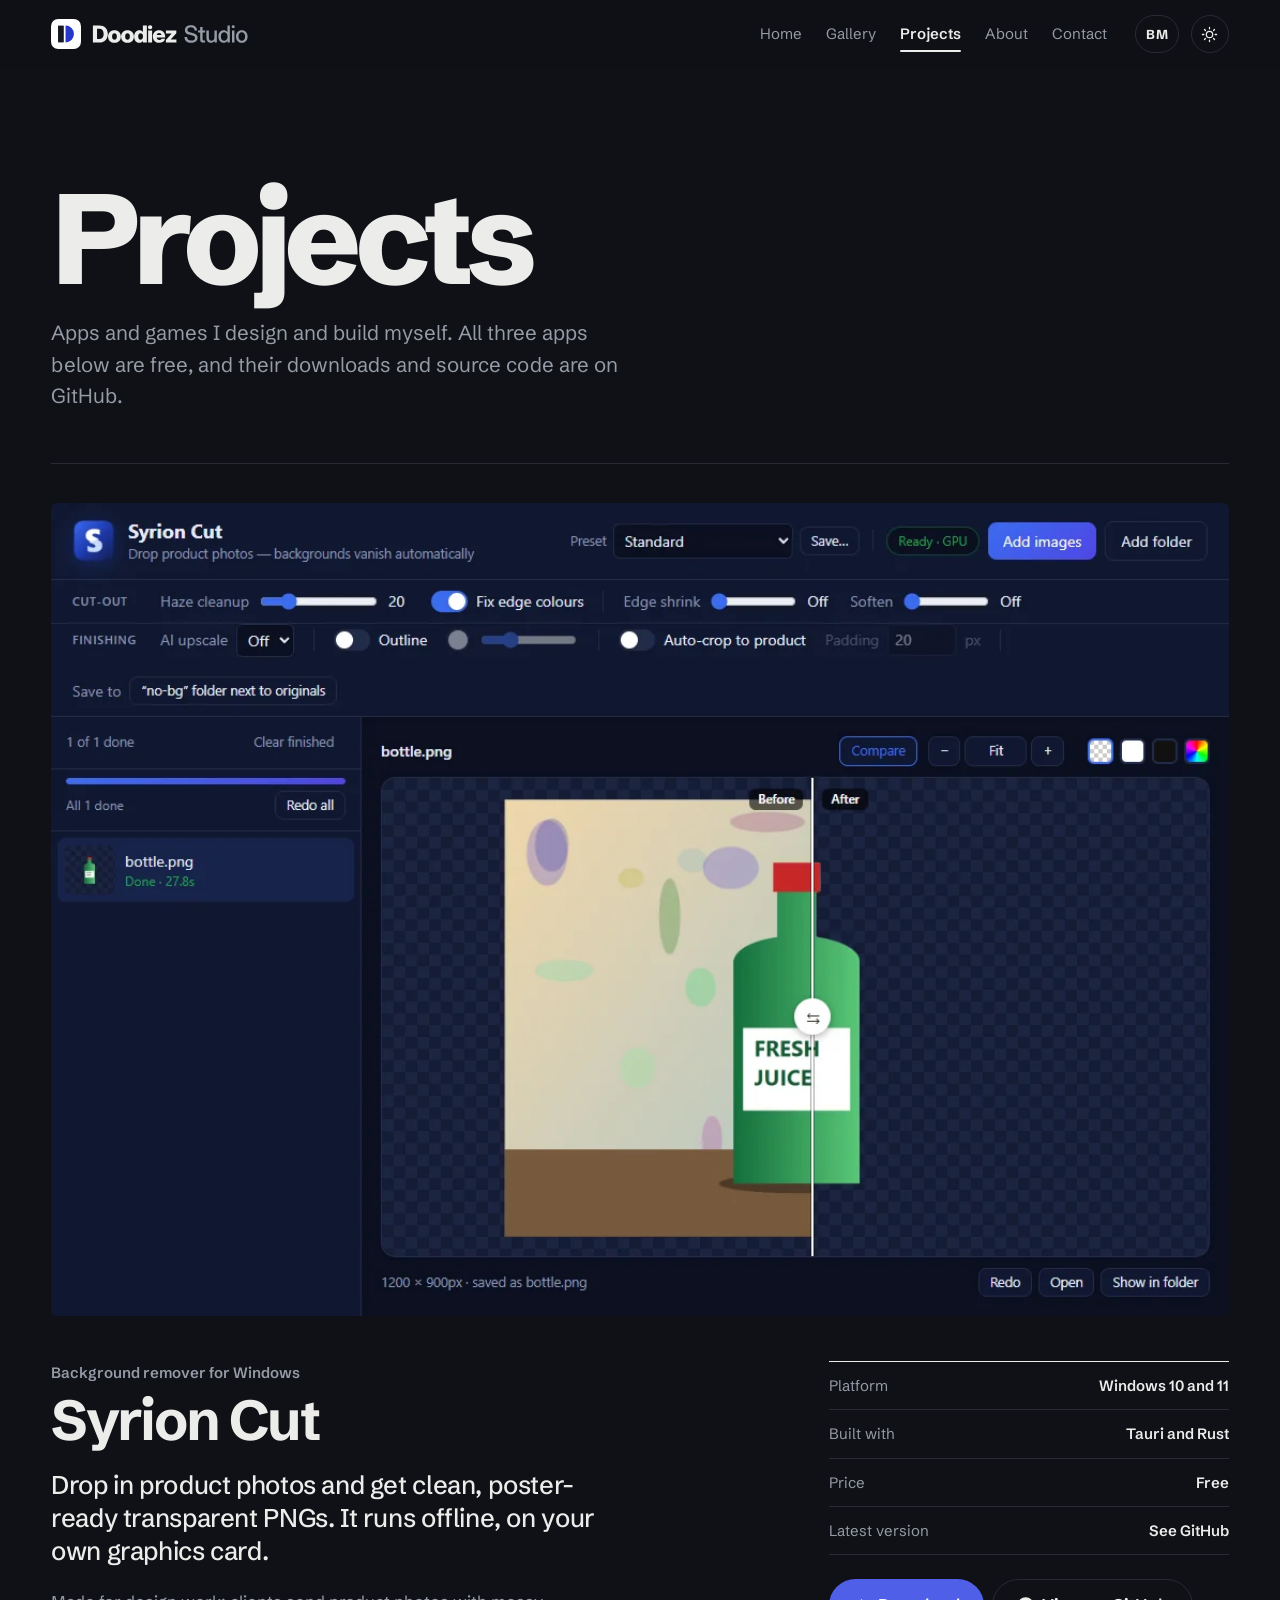
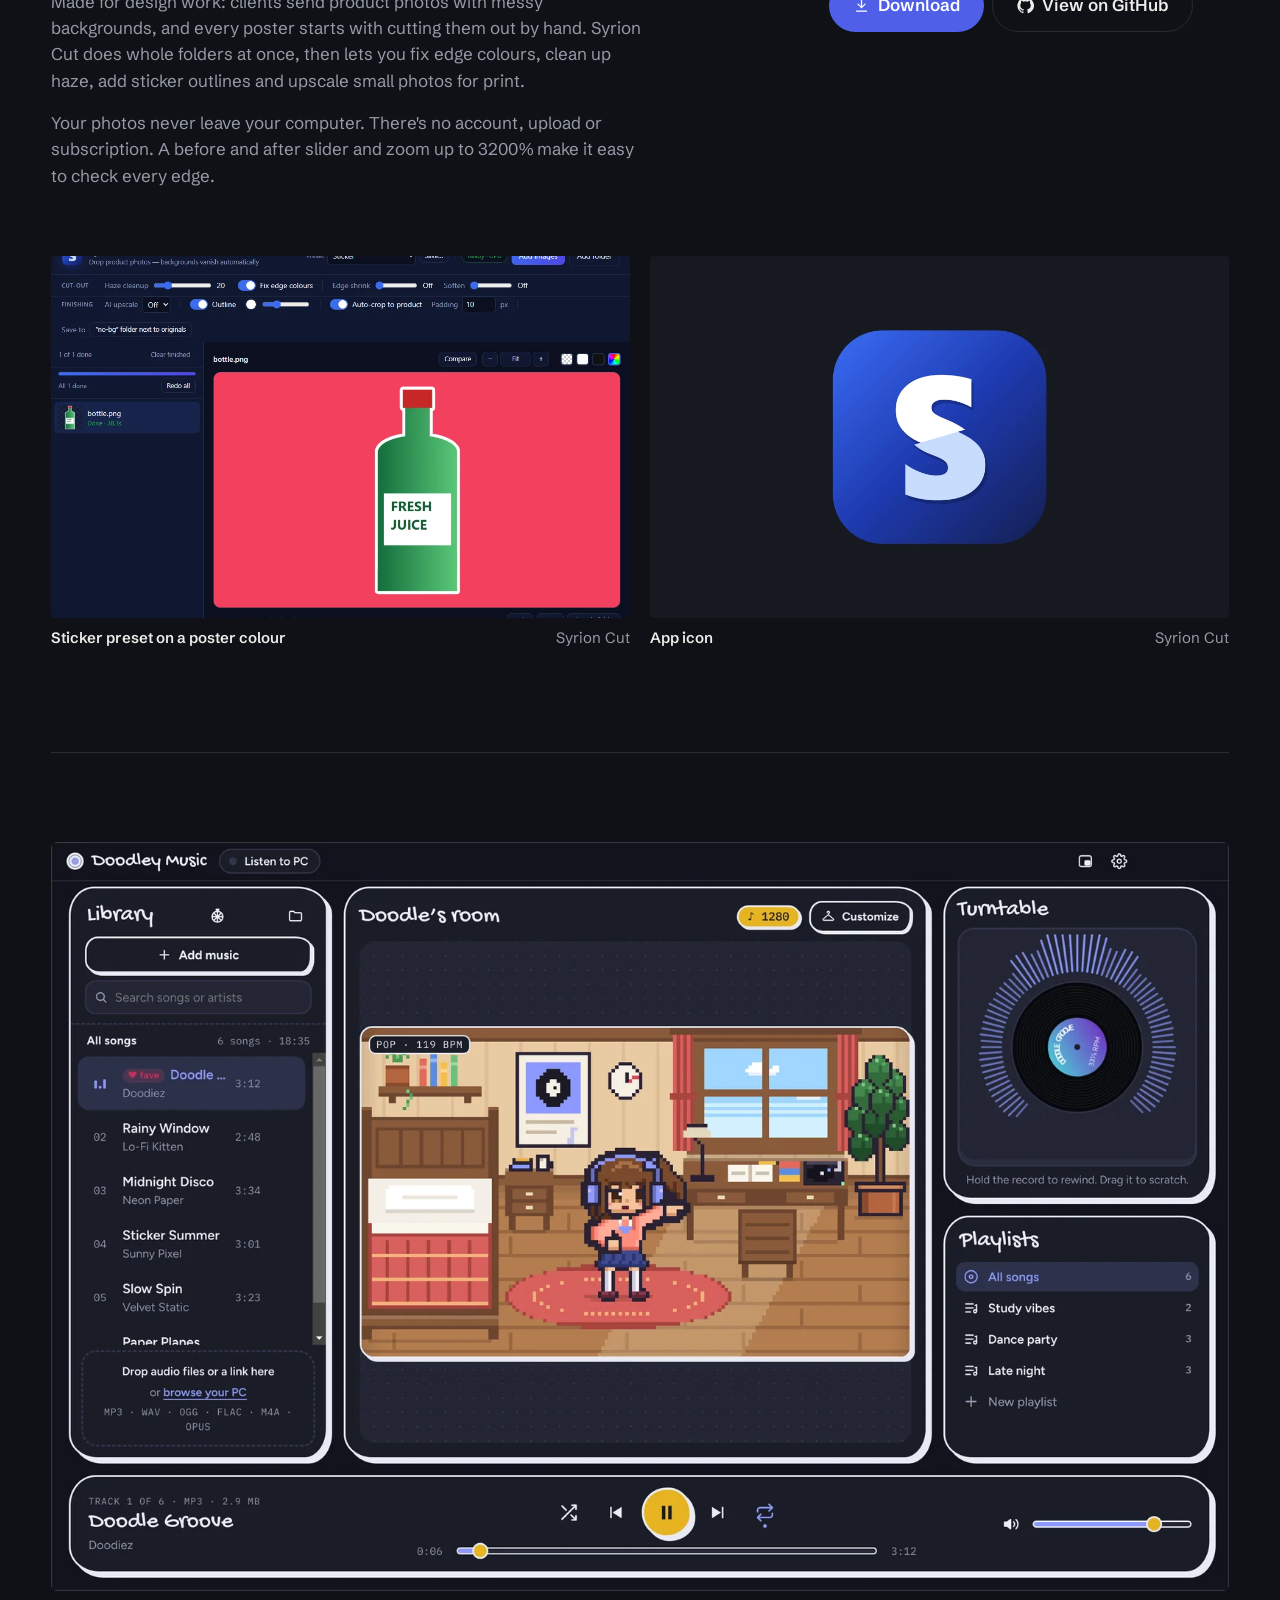
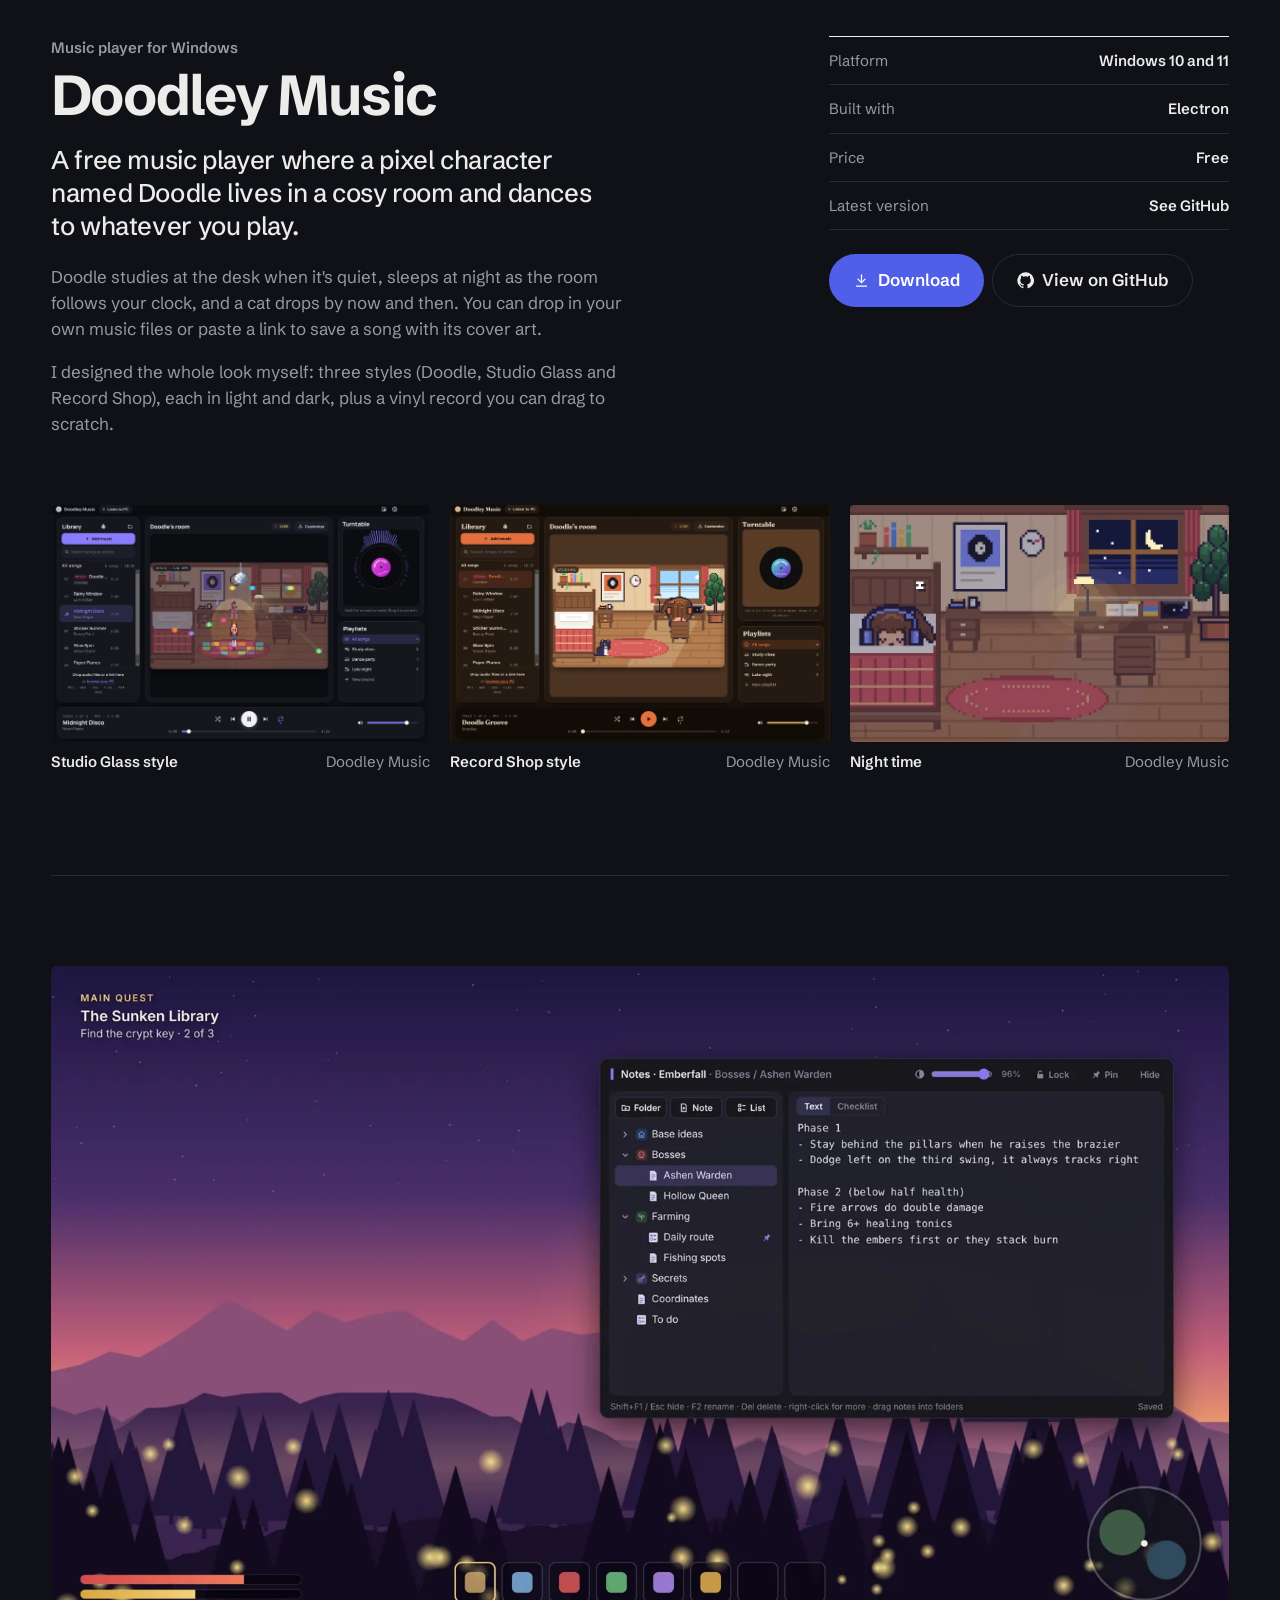
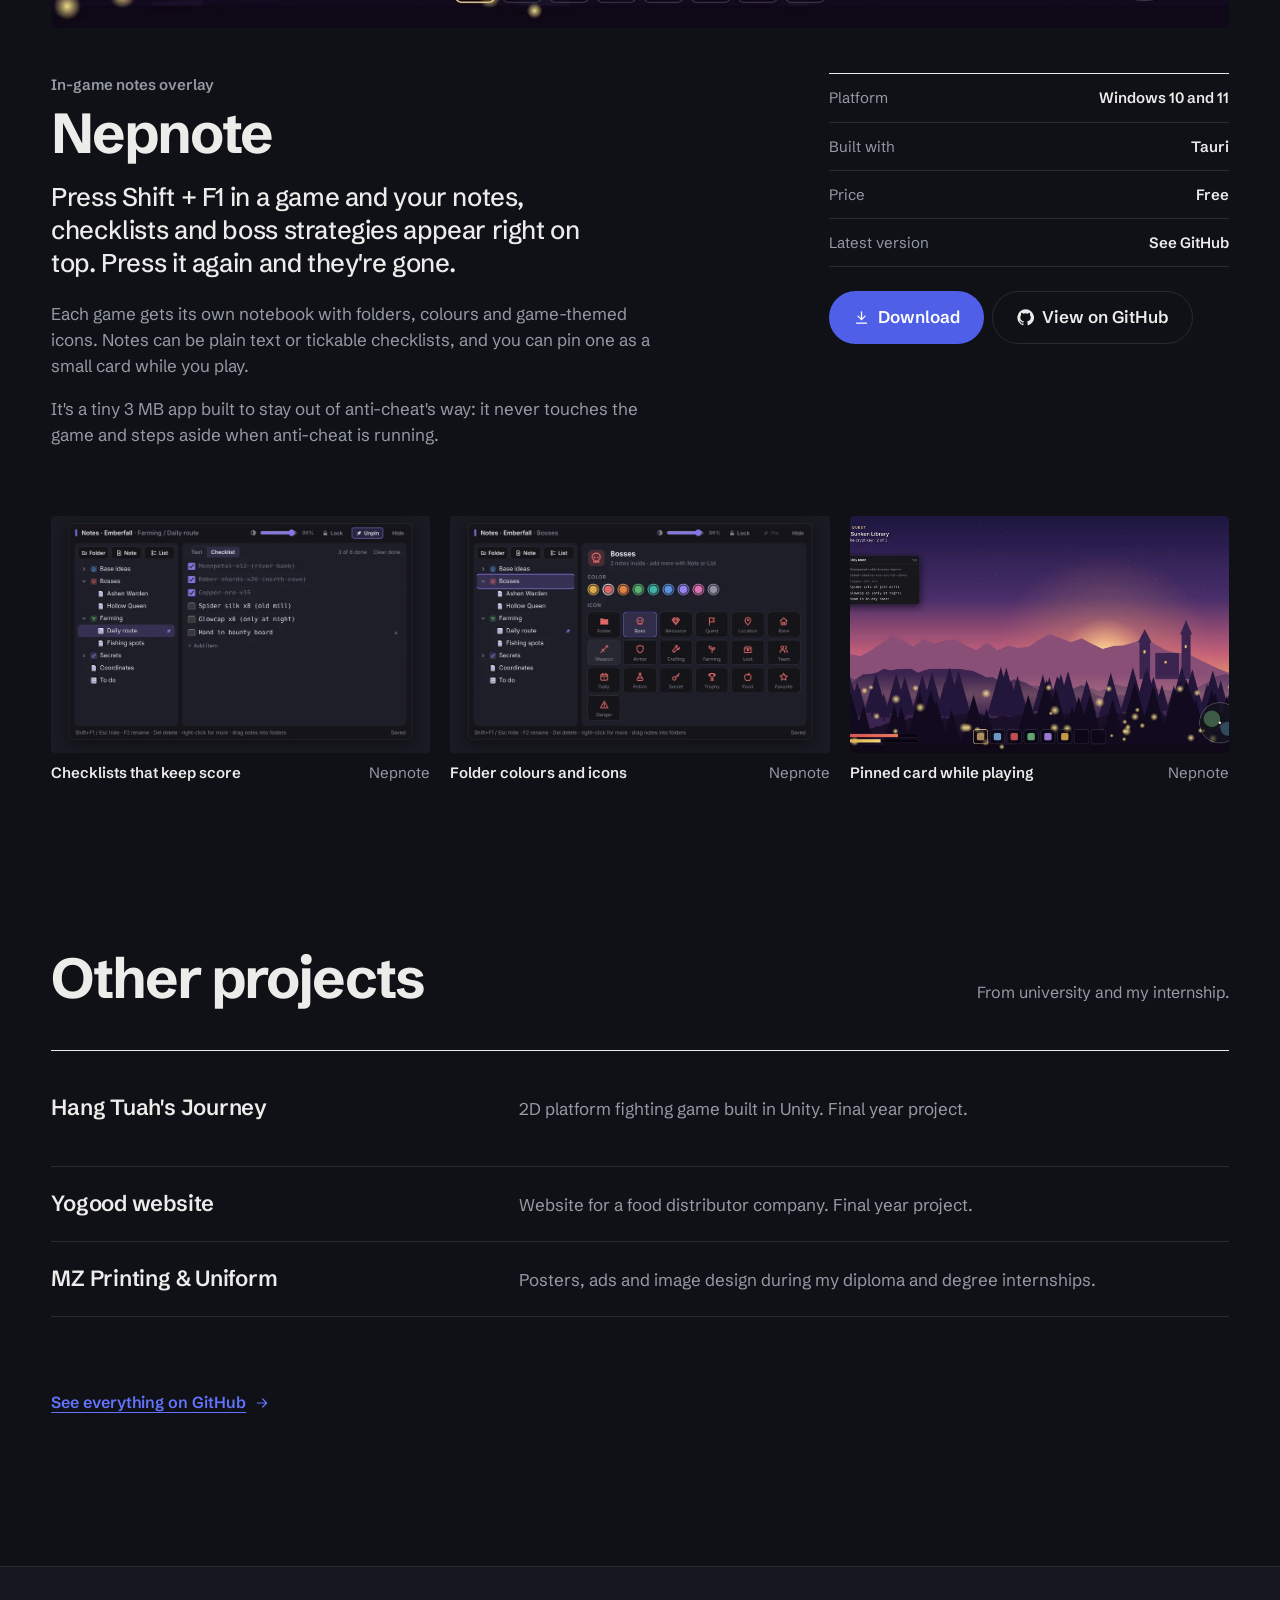
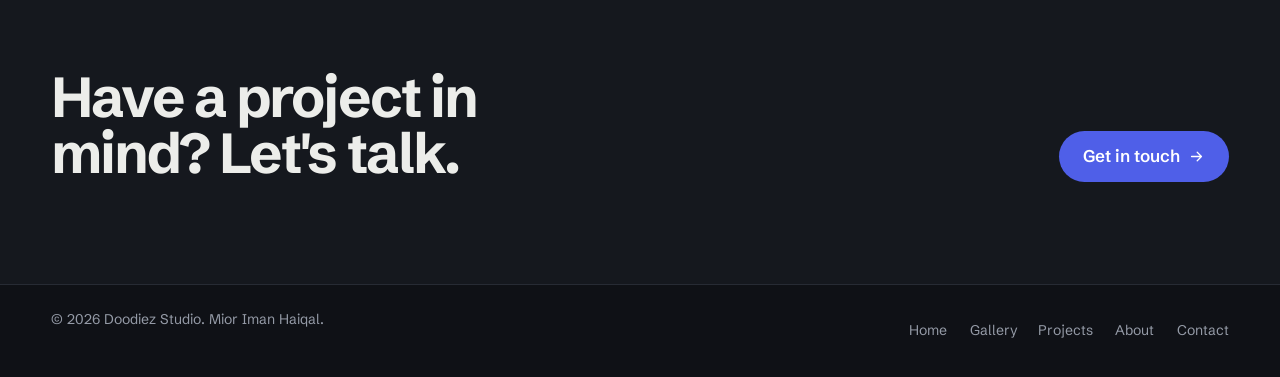
<file: projects.html>
<!doctype html>
<html lang="en">
<head>
<meta charset="utf-8">
<meta name="viewport" content="width=device-width, initial-scale=1">
<title>Projects | Doodiez Studio</title>
<meta name="description" content="Apps by Mior Iman Haiqal: Doodley Music and Nepnote, free Windows apps on GitHub.">
<meta property="og:title" content="Projects | Doodiez Studio">
<meta property="og:description" content="Apps by Mior Iman Haiqal: Doodley Music and Nepnote, free Windows apps on GitHub.">
<meta property="og:type" content="website">
<meta property="og:site_name" content="Doodiez Studio">
<meta property="og:url" content="https://doodiezstudio.com/projects.html">
<meta property="og:image" content="https://doodiezstudio.com/assets/og.png">
<meta property="og:image:secure_url" content="https://doodiezstudio.com/assets/og.png">
<meta property="og:image:type" content="image/png">
<meta property="og:image:width" content="1200">
<meta property="og:image:height" content="630">
<meta property="og:image:alt" content="Doodiez Studio logo">
<meta name="twitter:card" content="summary_large_image">
<meta name="twitter:image" content="https://doodiezstudio.com/assets/og.png">
<link rel="canonical" href="https://doodiezstudio.com/projects.html">
<link rel="icon" href="assets/favicon.svg" type="image/svg+xml">
<link rel="icon" href="assets/favicon-32.png" sizes="32x32" type="image/png">
<link rel="icon" href="assets/icon-192.png" sizes="192x192" type="image/png">
<link rel="apple-touch-icon" href="assets/apple-touch-icon.png" sizes="180x180">
<link rel="manifest" href="assets/site.webmanifest">
<meta name="theme-color" content="#0F1116">
<link rel="preconnect" href="https://fonts.googleapis.com">
<link rel="preconnect" href="https://fonts.gstatic.com" crossorigin>
<link href="https://fonts.googleapis.com/css2?family=Schibsted+Grotesk:wght@400;500;600;700;800&display=swap" rel="stylesheet">
<script>try{if(localStorage.getItem('theme')==='light')document.documentElement.setAttribute('data-theme','light')}catch(e){}</script>
<link rel="stylesheet" href="assets/style.css">
</head>
<body>

<header>
  <div class="wrap bar">
    <a href="index.html" class="logo"><svg class="logo-svg" viewBox="0 0 519.2 78.9" role="img" aria-label="Doodiez Studio"><rect width="78.9" height="78.9" rx="18.9" fill="var(--tile-bg)"/><g transform="translate(18.52 17.35) scale(0.5812)"><rect width="26" height="76" fill="var(--tile-ink)"/><path d="M34 0A38 38 0 0 1 34 76Z" fill="var(--tile-acc)"/></g><g transform="translate(107.28 61.98) scale(0.62)"><path fill="currentColor" d="M31.7 0C54.1 0 68 -14.2 68 -36.4C68 -58.6 53.9 -72.8 31.7 -72.8H4.7V0ZM22.3 -14.6V-58.1H30.6C44 -58.1 50.3 -50.7 50.3 -36.4C50.3 -22.1 44.1 -14.6 30.8 -14.6ZM96.2 1.2C112.4 1.2 123.3 -9.4 123.3 -25.8C123.3 -42 112.4 -52.7 96.2 -52.7C80.1 -52.7 69.1 -42 69.1 -25.8C69.1 -9.4 80.1 1.2 96.2 1.2ZM96.2 -12.2C90.3 -12.2 86.1 -17 86.1 -25.8C86.1 -34.5 90.4 -39.4 96.2 -39.4C102.1 -39.4 106.4 -34.5 106.4 -25.8C106.4 -17 102.1 -12.2 96.2 -12.2ZM151.6 1.2C167.7 1.2 178.7 -9.4 178.7 -25.8C178.7 -42 167.7 -52.7 151.6 -52.7C135.4 -52.7 124.4 -42 124.4 -25.8C124.4 -9.4 135.4 1.2 151.6 1.2ZM151.6 -12.2C145.7 -12.2 141.5 -17 141.5 -25.8C141.5 -34.5 145.7 -39.4 151.6 -39.4C157.4 -39.4 161.7 -34.5 161.7 -25.8C161.7 -17 157.4 -12.2 151.6 -12.2ZM202.1 1.1C208.8 1.1 214.2 -2 216.9 -8H217V0H233.6V-72.8H216.8V-44.6H216.7C213.4 -50.1 208.6 -52.7 201.9 -52.7C188.8 -52.7 179.7 -41.7 179.7 -25.9C179.7 -9.6 188.5 1.1 202.1 1.1ZM206.8 -12.3C200.6 -12.3 196.8 -17.4 196.8 -25.9C196.8 -34.3 200.6 -39.3 206.8 -39.3C213.1 -39.3 217.4 -34 217.4 -25.9C217.4 -17.6 213.1 -12.3 206.8 -12.3ZM239 0H255.8V-51.6H239ZM247.3 -56.6C252.8 -56.6 256.6 -60.2 256.6 -65.1C256.6 -70 252.8 -73.5 247.3 -73.5C242 -73.5 238.1 -70 238.1 -65.1C238.1 -60.2 242 -56.6 247.3 -56.6ZM285.6 1.2C298.6 1.2 309 -6.1 310.9 -16.5H295.8C294.6 -13.1 291.1 -10.9 286.2 -10.9C279.5 -10.9 275.6 -15.1 275.4 -21.6H311.3V-26.2C311.3 -41.8 300.6 -52.7 285.1 -52.7C269.8 -52.7 259 -41.5 259 -25.8C259 -10.1 269.7 1.2 285.6 1.2ZM275.5 -31.7C276.2 -37.1 279.9 -40.3 285.6 -40.3C291.2 -40.3 294.9 -37.1 295.6 -31.7ZM314.4 0H359V-13H334.6V-13.1L358.6 -39.9V-51.6H314.4V-38.5H338.8V-38.4L314.4 -11Z"/><path fill="var(--graphite)" transform="translate(389.7 0)" d="M31.8 1.2C48.3 1.2 59 -7.4 59 -20.5C59 -30.9 52.3 -37.2 37.7 -40.7L29.8 -42.5C19.8 -44.9 15.9 -47.9 15.9 -53.2C15.9 -59.8 22.1 -64.5 30.9 -64.5C40.1 -64.5 46 -59.3 46.6 -51H57.1C56.6 -65.2 46.7 -73.9 31.1 -73.9C15.4 -73.9 5.1 -65.5 5.1 -52.7C5.1 -42.6 11.6 -36.5 26.3 -33.1L34.2 -31.2C44.3 -28.8 48.2 -25.5 48.2 -19.9C48.2 -12.8 41.7 -8.3 31.8 -8.3C20.9 -8.3 14.6 -14 14.5 -23.6H3.7C3.7 -8.2 14.4 1.2 31.8 1.2ZM90.9 -51.6H80.4V-65.6H70.1V-51.6H61V-43.1H70.1V-12.3C70.1 -4 74.7 0 84.4 0H90.9V-8.5H85.8C81.7 -8.5 80.4 -9.8 80.4 -13.6V-43.1H90.9ZM115.2 1C122 1 127.2 -1.9 130.7 -7.8V0H140.8V-51.6H130.5V-21.9C130.5 -12.3 125.1 -8.2 118.1 -8.2C111 -8.2 106.8 -12.5 106.8 -20.7V-51.6H96.5V-19.4C96.5 -6 104.6 1 115.2 1ZM169.8 1C176.5 1 182.3 -1.9 185.8 -7.9H185.9V0H196V-72.8H185.7V-44.1H185.6C182.2 -49.8 176.4 -52.6 169.7 -52.6C156.4 -52.6 147.4 -41.7 147.4 -25.8C147.4 -9.8 156.4 1 169.8 1ZM171.9 -7.9C163.6 -7.9 157.9 -14.2 157.9 -25.8C157.9 -37.5 163.6 -43.8 171.9 -43.8C180.7 -43.8 186.3 -36.6 186.3 -25.8C186.3 -14.9 180.7 -7.9 171.9 -7.9ZM205.1 0H215.4V-51.6H205.1ZM210.2 -60.4C213.9 -60.4 216.8 -63.2 216.8 -66.7C216.8 -70.3 213.9 -73.1 210.2 -73.1C206.6 -73.1 203.7 -70.3 203.7 -66.7C203.7 -63.2 206.6 -60.4 210.2 -60.4ZM246.7 1.2C261.4 1.2 271.3 -9.8 271.3 -25.7C271.3 -41.7 261.4 -52.7 246.7 -52.7C231.9 -52.7 222 -41.7 222 -25.7C222 -9.8 231.9 1.2 246.7 1.2ZM246.7 -7.7C237.8 -7.7 232.4 -14.7 232.4 -25.7C232.4 -36.8 237.9 -43.8 246.7 -43.8C255.5 -43.8 260.9 -36.8 260.9 -25.7C260.9 -14.7 255.5 -7.7 246.7 -7.7Z"/></g></svg></a>
    <div class="nav-right">
      <nav class="main" aria-label="Main">
        <a href="index.html">Home</a>
        <a href="gallery.html">Gallery</a>
        <a href="projects.html" aria-current="page">Projects</a>
        <a href="about.html">About</a>
        <a href="contact.html" class="nav-cta">Contact</a>
      </nav>
      <button class="lang-btn" id="langBtn" type="button" aria-label="Tukar ke Bahasa Melayu" lang="ms">BM</button>
      <button class="theme-btn" id="themeBtn" type="button" aria-label="Switch to light mode">
        <svg class="sun" viewBox="0 0 24 24" fill="none" stroke="currentColor" stroke-width="1.8" stroke-linecap="round"><circle cx="12" cy="12" r="4.5"/><path d="M12 2v2M12 20v2M4.9 4.9l1.4 1.4M17.7 17.7l1.4 1.4M2 12h2M20 12h2M4.9 19.1l1.4-1.4M17.7 6.3l1.4-1.4"/></svg>
        <svg class="moon" viewBox="0 0 24 24" fill="none" stroke="currentColor" stroke-width="1.8" stroke-linecap="round" stroke-linejoin="round"><path d="M20 14.5A8 8 0 1 1 9.5 4a6.5 6.5 0 0 0 10.5 10.5z"/></svg>
      </button>
      <button class="menu-btn" id="menuBtn" type="button" aria-label="Menu" aria-expanded="false" aria-controls="drawer">
        <svg viewBox="0 0 24 24" fill="none" stroke="currentColor" stroke-width="1.8" stroke-linecap="round"><path d="M4 8h16M4 16h16"/></svg>
      </button>
    </div>
  </div>
  <nav class="drawer" id="drawer" aria-label="Mobile">
    <a href="index.html">Home</a>
    <a href="gallery.html">Gallery</a>
    <a href="projects.html" aria-current="page">Projects</a>
    <a href="about.html">About</a>
    <a href="contact.html">Contact</a>
  </nav>
</header>

<main>
  <div class="wrap">
    <div class="page-head">
      <h1>Projects</h1>
      <p>Apps and games I design and build myself. All three apps below are free, and their downloads and source code are on GitHub.</p>
    </div>
    
    <article class="proj" id="syrion-cut">
      <button class="item proj-hero"><div class="shot"><img src="images/projects/syrion-hero.webp" alt="Syrion Cut comparing the original photo with the cut-out using the before and after slider" loading="lazy" width="1100" height="760"></div><div class="cap" hidden><b>Syrion Cut</b><span>Background remover for Windows</span></div></button>
      <div class="proj-body">
        <div>
          <p class="proj-tag">Background remover for Windows</p>
          <h2>Syrion Cut</h2>
          <p class="proj-lead">Drop in product photos and get clean, poster-ready transparent PNGs. It runs offline, on your own graphics card.</p>
          <div class="prose"><p>Made for design work: clients send product photos with messy backgrounds, and every poster starts with cutting them out by hand. Syrion Cut does whole folders at once, then lets you fix edge colours, clean up haze, add sticker outlines and upscale small photos for print.</p><p>Your photos never leave your computer. There's no account, upload or subscription. A before and after slider and zoom up to 3200% make it easy to check every edge.</p></div>
        </div>
        <aside>
          <dl class="proj-meta"><div><dt>Platform</dt><dd>Windows 10 and 11</dd></div><div><dt>Built with</dt><dd>Tauri and Rust</dd></div><div><dt>Price</dt><dd>Free</dd></div><div><dt>Latest version</dt><dd data-release="Doodiez/syrion-cut">See GitHub</dd></div></dl>
          <div class="proj-btns">
            <a class="btn" data-download="Doodiez/syrion-cut" href="https://github.com/Doodiez/syrion-cut/releases/latest" target="_blank" rel="noopener"><svg viewBox="0 0 24 24" fill="none" stroke="currentColor" stroke-width="1.8" stroke-linecap="round" stroke-linejoin="round" aria-hidden="true"><path d="M12 4v11M7 10l5 5 5-5M5 20h14"/></svg> <span>Download</span></a>
            <a class="btn ghost" href="https://github.com/Doodiez/syrion-cut" target="_blank" rel="noopener"><svg viewBox="0 0 24 24" fill="currentColor" aria-hidden="true"><path d="M12 .5a11.5 11.5 0 0 0-3.64 22.41c.58.1.79-.25.79-.56v-2c-3.2.7-3.88-1.37-3.88-1.37-.53-1.33-1.28-1.69-1.28-1.69-1.05-.72.08-.7.08-.7 1.16.08 1.77 1.19 1.77 1.19 1.03 1.77 2.7 1.26 3.36.96.1-.75.4-1.26.73-1.55-2.55-.29-5.24-1.28-5.24-5.69 0-1.26.45-2.28 1.19-3.09-.12-.29-.52-1.46.11-3.05 0 0 .97-.31 3.17 1.18a11 11 0 0 1 5.77 0c2.2-1.49 3.17-1.18 3.17-1.18.63 1.59.23 2.76.11 3.05.74.81 1.19 1.83 1.19 3.09 0 4.42-2.69 5.39-5.26 5.68.41.36.78 1.06.78 2.14v3.17c0 .31.21.67.8.56A11.5 11.5 0 0 0 12 .5z"/></svg> View on GitHub</a>
          </div>
        </aside>
      </div>
      <p class="carousel-hint" aria-hidden="true">Swipe for more <svg viewBox="0 0 24 24" fill="none" stroke="currentColor" stroke-width="1.8" stroke-linecap="round" stroke-linejoin="round"><path d="M5 12h14M13 6l6 6-6 6"/></svg></p>
      <div class="proj-shots"><button class="item"><div class="shot"><img src="images/projects/syrion-sticker.webp" alt="Sticker preset with a white outline previewed on a red poster colour" loading="lazy" width="1100" height="760"></div><div class="cap"><b>Sticker preset on a poster colour</b><span>Syrion Cut</span></div></button><button class="item"><div class="shot"><img src="images/projects/syrion-icon.webp" alt="The Syrion Cut app icon" loading="lazy" width="1100" height="760"></div><div class="cap"><b>App icon</b><span>Syrion Cut</span></div></button></div>
    </article>
    <article class="proj" id="doodley-music">
      <button class="item proj-hero"><div class="shot"><img src="images/projects/doodley-hero.webp" alt="Doodley Music with Doodle dancing in their room" loading="lazy" width="1600" height="1018"></div><div class="cap" hidden><b>Doodley Music</b><span>Music player for Windows</span></div></button>
      <div class="proj-body">
        <div>
          <p class="proj-tag">Music player for Windows</p>
          <h2>Doodley Music</h2>
          <p class="proj-lead">A free music player where a pixel character named Doodle lives in a cosy room and dances to whatever you play.</p>
          <div class="prose"><p>Doodle studies at the desk when it's quiet, sleeps at night as the room follows your clock, and a cat drops by now and then. You can drop in your own music files or paste a link to save a song with its cover art.</p><p>I designed the whole look myself: three styles (Doodle, Studio Glass and Record Shop), each in light and dark, plus a vinyl record you can drag to scratch.</p></div>
        </div>
        <aside>
          <dl class="proj-meta"><div><dt>Platform</dt><dd>Windows 10 and 11</dd></div><div><dt>Built with</dt><dd>Electron</dd></div><div><dt>Price</dt><dd>Free</dd></div><div><dt>Latest version</dt><dd data-release="Doodiez/doodley-music">See GitHub</dd></div></dl>
          <div class="proj-btns">
            <a class="btn" data-download="Doodiez/doodley-music" href="https://github.com/Doodiez/doodley-music/releases/latest" target="_blank" rel="noopener"><svg viewBox="0 0 24 24" fill="none" stroke="currentColor" stroke-width="1.8" stroke-linecap="round" stroke-linejoin="round" aria-hidden="true"><path d="M12 4v11M7 10l5 5 5-5M5 20h14"/></svg> <span>Download</span></a>
            <a class="btn ghost" href="https://github.com/Doodiez/doodley-music" target="_blank" rel="noopener"><svg viewBox="0 0 24 24" fill="currentColor" aria-hidden="true"><path d="M12 .5a11.5 11.5 0 0 0-3.64 22.41c.58.1.79-.25.79-.56v-2c-3.2.7-3.88-1.37-3.88-1.37-.53-1.33-1.28-1.69-1.28-1.69-1.05-.72.08-.7.08-.7 1.16.08 1.77 1.19 1.77 1.19 1.03 1.77 2.7 1.26 3.36.96.1-.75.4-1.26.73-1.55-2.55-.29-5.24-1.28-5.24-5.69 0-1.26.45-2.28 1.19-3.09-.12-.29-.52-1.46.11-3.05 0 0 .97-.31 3.17 1.18a11 11 0 0 1 5.77 0c2.2-1.49 3.17-1.18 3.17-1.18.63 1.59.23 2.76.11 3.05.74.81 1.19 1.83 1.19 3.09 0 4.42-2.69 5.39-5.26 5.68.41.36.78 1.06.78 2.14v3.17c0 .31.21.67.8.56A11.5 11.5 0 0 0 12 .5z"/></svg> View on GitHub</a>
          </div>
        </aside>
      </div>
      <p class="carousel-hint" aria-hidden="true">Swipe for more <svg viewBox="0 0 24 24" fill="none" stroke="currentColor" stroke-width="1.8" stroke-linecap="round" stroke-linejoin="round"><path d="M5 12h14M13 6l6 6-6 6"/></svg></p>
      <div class="proj-shots"><button class="item"><div class="shot"><img src="images/projects/doodley-studio.webp" alt="Studio Glass style" loading="lazy" width="1600" height="1018"></div><div class="cap"><b>Studio Glass style</b><span>Doodley Music</span></div></button><button class="item"><div class="shot"><img src="images/projects/doodley-record.webp" alt="Record Shop style" loading="lazy" width="1600" height="1018"></div><div class="cap"><b>Record Shop style</b><span>Doodley Music</span></div></button><button class="item"><div class="shot"><img src="images/projects/doodley-sleep.webp" alt="Doodle asleep at night" loading="lazy" width="800" height="480"></div><div class="cap"><b>Night time</b><span>Doodley Music</span></div></button></div>
    </article>
    <article class="proj" id="nepnote">
      <button class="item proj-hero"><div class="shot"><img src="images/projects/nepnote-hero.webp" alt="The Nepnote overlay open over a game" loading="lazy" width="1600" height="900"></div><div class="cap" hidden><b>Nepnote</b><span>In-game notes overlay</span></div></button>
      <div class="proj-body">
        <div>
          <p class="proj-tag">In-game notes overlay</p>
          <h2>Nepnote</h2>
          <p class="proj-lead">Press Shift + F1 in a game and your notes, checklists and boss strategies appear right on top. Press it again and they're gone.</p>
          <div class="prose"><p>Each game gets its own notebook with folders, colours and game-themed icons. Notes can be plain text or tickable checklists, and you can pin one as a small card while you play.</p><p>It's a tiny 3 MB app built to stay out of anti-cheat's way: it never touches the game and steps aside when anti-cheat is running.</p></div>
        </div>
        <aside>
          <dl class="proj-meta"><div><dt>Platform</dt><dd>Windows 10 and 11</dd></div><div><dt>Built with</dt><dd>Tauri</dd></div><div><dt>Price</dt><dd>Free</dd></div><div><dt>Latest version</dt><dd data-release="Doodiez/Nepnote">See GitHub</dd></div></dl>
          <div class="proj-btns">
            <a class="btn" data-download="Doodiez/Nepnote" href="https://github.com/Doodiez/Nepnote/releases/latest" target="_blank" rel="noopener"><svg viewBox="0 0 24 24" fill="none" stroke="currentColor" stroke-width="1.8" stroke-linecap="round" stroke-linejoin="round" aria-hidden="true"><path d="M12 4v11M7 10l5 5 5-5M5 20h14"/></svg> <span>Download</span></a>
            <a class="btn ghost" href="https://github.com/Doodiez/Nepnote" target="_blank" rel="noopener"><svg viewBox="0 0 24 24" fill="currentColor" aria-hidden="true"><path d="M12 .5a11.5 11.5 0 0 0-3.64 22.41c.58.1.79-.25.79-.56v-2c-3.2.7-3.88-1.37-3.88-1.37-.53-1.33-1.28-1.69-1.28-1.69-1.05-.72.08-.7.08-.7 1.16.08 1.77 1.19 1.77 1.19 1.03 1.77 2.7 1.26 3.36.96.1-.75.4-1.26.73-1.55-2.55-.29-5.24-1.28-5.24-5.69 0-1.26.45-2.28 1.19-3.09-.12-.29-.52-1.46.11-3.05 0 0 .97-.31 3.17 1.18a11 11 0 0 1 5.77 0c2.2-1.49 3.17-1.18 3.17-1.18.63 1.59.23 2.76.11 3.05.74.81 1.19 1.83 1.19 3.09 0 4.42-2.69 5.39-5.26 5.68.41.36.78 1.06.78 2.14v3.17c0 .31.21.67.8.56A11.5 11.5 0 0 0 12 .5z"/></svg> View on GitHub</a>
          </div>
        </aside>
      </div>
      <p class="carousel-hint" aria-hidden="true">Swipe for more <svg viewBox="0 0 24 24" fill="none" stroke="currentColor" stroke-width="1.8" stroke-linecap="round" stroke-linejoin="round"><path d="M5 12h14M13 6l6 6-6 6"/></svg></p>
      <div class="proj-shots"><button class="item"><div class="shot"><img src="images/projects/nepnote-checklist.webp" alt="A checklist note" loading="lazy" width="860" height="570"></div><div class="cap"><b>Checklists that keep score</b><span>Nepnote</span></div></button><button class="item"><div class="shot"><img src="images/projects/nepnote-folders.webp" alt="Picking a folder colour and icon" loading="lazy" width="860" height="570"></div><div class="cap"><b>Folder colours and icons</b><span>Nepnote</span></div></button><button class="item"><div class="shot"><img src="images/projects/nepnote-pinned.webp" alt="A pinned checklist card over a game" loading="lazy" width="1600" height="900"></div><div class="cap"><b>Pinned card while playing</b><span>Nepnote</span></div></button></div>
    </article>

    <section class="other">
      <div class="head">
        <h2>Other projects</h2>
        <p>From university and my internship.</p>
      </div>
      <ul class="other-list">
        <li><b>Hang Tuah's Journey</b><span>2D platform fighting game built in Unity. Final year project.</span></li>
        <li><a href="gallery.html#web"><b>Yogood website</b><span>Website for a food distributor company. Final year project.</span></a></li>
        <li><a href="gallery.html#poster"><b>MZ Printing &amp; Uniform</b><span>Posters, ads and image design during my diploma and degree internships.</span></a></li>
      </ul>
      <div class="featured-foot"><a class="more" href="https://github.com/Doodiez" target="_blank" rel="noopener">See everything on GitHub <svg viewBox="0 0 24 24" fill="none" stroke="currentColor" stroke-width="1.8" stroke-linecap="round" stroke-linejoin="round"><path d="M5 12h14M13 6l6 6-6 6"/></svg></a></div>
    </section>
  </div>
  <script>
    // Download buttons get the latest Windows installer straight from GitHub Releases.
    // If GitHub can't be reached, the button still opens the releases page.
    document.querySelectorAll('[data-release]').forEach(el => {
      const repo = el.dataset.release;
      const btn = document.querySelector('[data-download="' + repo + '"]');
      fetch('https://api.github.com/repos/' + repo + '/releases/latest')
        .then(r => r.ok ? r.json() : null)
        .then(d => {
          if (!d) return;
          if (d.tag_name) el.textContent = d.tag_name;
          const files = (d.assets || []).filter(a => /\.(exe|msi)$/i.test(a.name));
          const pick = files.find(a => /setup|install/i.test(a.name)) || files.find(a => /\.msi$/i.test(a.name)) || files[0];
          if (!pick || !btn) return;
          btn.href = pick.browser_download_url;
          btn.removeAttribute('target');
          btn.setAttribute('download', '');
          const mb = pick.size ? ' (' + Math.max(1, Math.round(pick.size / 1048576)) + ' MB)' : '';
          btn.title = pick.name;
          btn.querySelector('span').dataset.size = mb;
          const label = () => { btn.querySelector('span').textContent = (window.t || (x => x))('Download') + mb; };
          label(); document.addEventListener('langchange', label);
        })
        .catch(() => {});
    });
  </script>
</main>

<div class="band">
  <div class="wrap band-inner">
    <h2>Have a project in mind? Let's talk.</h2>
    <a class="btn" href="contact.html">Get in touch <svg viewBox="0 0 24 24" fill="none" stroke="currentColor" stroke-width="1.8" stroke-linecap="round" stroke-linejoin="round"><path d="M5 12h14M13 6l6 6-6 6"/></svg></a>
  </div>
</div>
<footer>
  <div class="foot">
    <span>&copy; <span id="yr">2026</span> Doodiez Studio. Mior Iman Haiqal.</span>
    <nav aria-label="Footer"><a href="index.html">Home</a> <a href="gallery.html">Gallery</a> <a href="projects.html">Projects</a> <a href="about.html">About</a> <a href="contact.html">Contact</a></nav>
  </div>
</footer>

<div class="lb" id="lb" role="dialog" aria-modal="true" aria-label="Project viewer" hidden>
  <div class="lb-top">
    <span class="lb-count" id="lbCount"></span>
    <button type="button" id="lbClose" aria-label="Close"><svg viewBox="0 0 24 24" fill="none" stroke="currentColor" stroke-width="1.8" stroke-linecap="round"><path d="M6 6l12 12M18 6L6 18"/></svg></button>
  </div>
  <div class="lb-stage" id="lbStage"><img id="lbImg" alt=""></div>
  <div class="lb-bottom">
    <div class="lb-cap"><b id="lbTitle"></b><span id="lbType"></span></div>
    <div class="lb-btns">
      <button type="button" id="lbPrev" aria-label="Previous"><svg viewBox="0 0 24 24" fill="none" stroke="currentColor" stroke-width="1.8" stroke-linecap="round" stroke-linejoin="round"><path d="M15 6l-6 6 6 6"/></svg></button>
      <button type="button" id="lbNext" aria-label="Next"><svg viewBox="0 0 24 24" fill="none" stroke="currentColor" stroke-width="1.8" stroke-linecap="round" stroke-linejoin="round"><path d="M9 6l6 6-6 6"/></svg></button>
    </div>
  </div>
</div>
<script src="assets/i18n.js"></script>
<script src="assets/main.js"></script>
<script src="assets/motion.js"></script>
</body>
</html>
</file>
<file: assets/style.css>
/* Doodiez Studio — shared styles. Dark is the default theme. */
:root{
  --ink:#ECEDEA;
  --paper:#0F1116;
  --graphite:#959BA7;
  --line:#272B34;
  --accent:#6274FF;
  --accent-fill:#4F5FE8;
  --on-accent:#FFFFFF;
  --ok:#3DD68C;
  --surface:#181B22;
  --header-bg:rgba(15,17,22,.85);
  --band:#15181E;
  --gutter:clamp(16px,4vw,56px);
  --max:1360px;
  color-scheme:dark;
}
:root[data-theme="light"]{
  --ink:#14171F;
  --paper:#F3F4F1;
  --graphite:#5D6371;
  --line:#D6D9D2;
  --accent:#2638C9;
  --accent-fill:#2638C9;
  --on-accent:#FFFFFF;
  --ok:#1A7F4B;
  --surface:#E4E6E1;
  --header-bg:rgba(243,244,241,.88);
  --band:#E9EBE6;
  color-scheme:light;
}
*{box-sizing:border-box;margin:0;padding:0}
html{scroll-behavior:smooth}
@media (prefers-reduced-motion:reduce){html{scroll-behavior:auto}*{transition:none!important;animation:none!important}}
body{background:var(--paper);color:var(--ink);font-family:"Schibsted Grotesk",system-ui,sans-serif;font-size:17px;line-height:1.55;-webkit-font-smoothing:antialiased;transition:background-color .3s,color .3s;min-height:100vh;display:flex;flex-direction:column}
main{flex:1}
a{color:inherit}
img{display:block;max-width:100%}
button{font:inherit;color:inherit}
:focus-visible{outline:2px solid var(--accent);outline-offset:3px}
.wrap{max-width:var(--max);margin:0 auto;padding:0 var(--gutter)}

/* Header */
header{position:sticky;top:0;z-index:20;background:var(--header-bg);backdrop-filter:blur(10px);-webkit-backdrop-filter:blur(10px);border-bottom:1px solid transparent;transition:border-color .2s,background-color .3s}
header.scrolled{border-bottom-color:var(--line)}
.bar{display:flex;align-items:center;justify-content:space-between;height:68px;gap:16px}
.logo{font-weight:700;font-size:18px;letter-spacing:-.02em;text-decoration:none;white-space:nowrap}
.nav-right{display:flex;align-items:center;gap:24px}
nav{display:flex;gap:24px}
nav a{text-decoration:none;font-size:15px;color:var(--graphite);transition:color .15s;position:relative;padding:4px 0}
nav a:hover{color:var(--ink)}
nav a[aria-current="page"]{color:var(--ink);font-weight:600}
nav a[aria-current="page"]::after{content:"";position:absolute;left:0;right:0;bottom:-2px;height:2px;background:var(--ink);border-radius:2px}
.theme-btn{flex:none;display:grid;place-items:center;width:38px;height:38px;border-radius:50%;border:1px solid var(--line);background:transparent;cursor:pointer;transition:border-color .2s}
.theme-btn:hover{border-color:var(--graphite)}
.theme-btn svg{width:17px;height:17px}
.theme-btn .moon{display:none}
:root[data-theme="light"] .theme-btn .sun{display:none}
:root[data-theme="light"] .theme-btn .moon{display:block}

/* Shared type */
.page-head{padding:clamp(56px,9vw,120px) 0 clamp(32px,4vw,56px)}
.page-head h1{font-size:clamp(56px,10vw,150px);font-weight:800;letter-spacing:-.06em;line-height:.85}
.page-head p{color:var(--graphite);font-size:clamp(18px,1.6vw,21px);max-width:44ch;margin-top:24px}
section{padding:clamp(72px,10vw,136px) 0 0}
.head{display:flex;justify-content:space-between;align-items:baseline;gap:24px;margin-bottom:clamp(28px,3.5vw,44px)}
h2{font-size:clamp(32px,4.4vw,60px);letter-spacing:-.035em;line-height:1;font-weight:700}
.head p{color:var(--graphite);max-width:36ch;font-size:16px}
.more{display:inline-flex;align-items:center;gap:8px;min-height:44px;color:var(--accent);text-decoration:underline;text-underline-offset:4px;text-decoration-thickness:1px;font-weight:600;font-size:16px}
.more:hover{text-decoration-thickness:2px}
.more svg{width:16px;height:16px;transition:transform .2s}
.more:hover svg{transform:translateX(3px)}

/* Home hero */
.hero{padding:clamp(56px,10vw,128px) 0 0}
.hero-top{display:grid;grid-template-columns:1fr auto;gap:40px;align-items:end}
.statement{font-size:clamp(28px,3.6vw,48px);line-height:1.12;letter-spacing:-.025em;font-weight:500;max-width:21ch}
.statement span{color:var(--graphite)}
.avail{display:flex;align-items:center;gap:10px;font-size:15px;color:var(--graphite);white-space:nowrap}
.dot{width:8px;height:8px;border-radius:50%;background:var(--ok);box-shadow:0 0 0 4px color-mix(in srgb,var(--ok) 22%,transparent)}
.wordmark{font-weight:800;letter-spacing:-.065em;line-height:.8;font-size:clamp(40px,12.2vw,184px);margin-top:clamp(48px,8vw,104px);padding-bottom:.08em;white-space:nowrap;overflow:hidden;
  opacity:0;transform:translateY(24px);animation:rise 1s cubic-bezier(.2,.7,.2,1) .15s forwards}
@keyframes rise{to{opacity:1;transform:none}}
.hero-meta{display:grid;grid-template-columns:repeat(3,1fr);border-top:1px solid var(--ink);margin-top:clamp(20px,3vw,32px)}
.hero-meta div{padding:16px 0;font-size:15px;color:var(--graphite)}
.hero-meta strong{display:block;color:var(--ink);font-weight:600}

/* Home featured grid */
.featured{display:grid;grid-template-columns:repeat(12,1fr);gap:clamp(16px,2vw,28px);row-gap:clamp(40px,5vw,64px)}
.featured .item:nth-child(1){grid-column:1/8}
.featured .item:nth-child(2){grid-column:8/13;margin-top:clamp(0px,8vw,120px)}
.featured .item:nth-child(3){grid-column:1/6}
.featured .item:nth-child(4){grid-column:6/13}
.featured .item:nth-child(5){grid-column:2/7}
.featured .item:nth-child(6){grid-column:7/13;margin-top:clamp(0px,5vw,80px)}
.featured .shot{aspect-ratio:var(--r,4/3)}
.featured .shot img{width:100%;height:100%;object-fit:cover;object-position:var(--pos,50% 50%)}
.featured-foot{margin-top:clamp(40px,5vw,64px)}

/* Home: what I do (links into work categories) */
.cats{border-top:1px solid var(--ink)}
.cat{display:grid;grid-template-columns:1fr 1.4fr auto;gap:24px;align-items:center;padding:24px 0;border-bottom:1px solid var(--line);text-decoration:none;transition:padding-left .25s}
.cat:hover{padding-left:12px}
.cat h3{font-size:clamp(22px,2.4vw,32px);font-weight:600;letter-spacing:-.02em}
.cat p{color:var(--graphite);font-size:16px}
.cat .n{color:var(--graphite);font-size:15px;white-space:nowrap}

/* Work items (shared by home + work page) */
.item{display:block;width:100%;padding:0;border:0;background:none;text-align:left;cursor:zoom-in}
.item[hidden]{display:none}
.shot{overflow:hidden;border-radius:4px;background:var(--surface)}
.shot img{width:100%;height:auto;transition:transform .6s cubic-bezier(.2,.7,.2,1)}
.item:hover .shot img{transform:scale(1.025)}
.cap{display:flex;justify-content:space-between;gap:16px;padding-top:8px;font-size:15px}
.cap b{font-weight:600}
.cap span{color:var(--graphite);text-align:right;white-space:nowrap}

/* Work page */
.filters{display:flex;flex-wrap:wrap;gap:8px;margin-bottom:clamp(24px,3vw,36px);position:sticky;top:68px;z-index:5;background:var(--paper);padding:12px 0;transition:background-color .3s}
.chip{min-height:44px;border:1px solid var(--line);background:transparent;border-radius:999px;padding:8px 16px;font-size:15px;cursor:pointer;color:var(--graphite);transition:color .15s,border-color .15s,background-color .15s}
.chip:hover{color:var(--ink);border-color:var(--graphite)}
.chip[aria-pressed="true"]{background:var(--ink);border-color:var(--ink);color:var(--paper)}
.chip small{font-size:13px;margin-left:4px}
.gallery{columns:3 300px;column-gap:clamp(16px,2vw,24px)}
.gallery .item{break-inside:avoid;margin:0 0 clamp(24px,3vw,36px)}

/* Lightbox */
.lb{position:fixed;inset:0;z-index:50;background:#0B0C10;display:none;grid-template-rows:auto 1fr auto;color:#ECEDEA}
.lb.open{display:grid}
.lb-top{display:flex;justify-content:space-between;align-items:center;padding:16px var(--gutter)}
.lb-count{font-size:14px;color:#959BA7}
.lb-stage{display:grid;place-items:center;overflow:auto;padding:0 var(--gutter)}
.lb-stage img{max-width:min(100%,1100px);max-height:calc(100vh - 150px);width:auto;height:auto;object-fit:contain;border-radius:3px}
.lb-stage.tall{place-items:start center}
.lb-stage.tall img{max-height:none}
.lb-bottom{display:flex;justify-content:space-between;align-items:center;gap:16px;padding:16px var(--gutter) 24px}
.lb-cap b{display:block;font-weight:600}
.lb-cap span{color:#959BA7;font-size:15px}
.lb-btns{display:flex;gap:8px}
.lb button{width:44px;height:44px;border-radius:50%;border:1px solid #333845;background:transparent;color:#ECEDEA;cursor:pointer;display:grid;place-items:center;transition:background-color .15s,border-color .15s}
.lb button:hover{background:#ECEDEA;color:#0F1116;border-color:#ECEDEA}
.lb svg{width:18px;height:18px}

/* About page */
.about{display:grid;grid-template-columns:5fr 7fr;gap:clamp(32px,6vw,96px);align-items:start}
.mosaic{display:grid;grid-template-columns:1fr 1fr;grid-template-rows:1fr 1fr;gap:clamp(8px,1vw,12px);aspect-ratio:1/1;position:sticky;top:100px}
.mosaic img{width:100%;height:100%;min-height:0;object-fit:cover;border-radius:4px;background:var(--surface)}
.mosaic img:nth-child(2){object-position:50% 20%}
.lead{font-size:clamp(24px,2.6vw,34px);line-height:1.22;letter-spacing:-.02em;font-weight:500;margin-bottom:24px}
.prose p{color:var(--graphite);max-width:60ch;margin-bottom:16px}
.stats{display:flex;gap:clamp(32px,5vw,64px);margin:32px 0 8px}
.stats strong{display:block;font-size:clamp(40px,4.4vw,60px);font-weight:700;letter-spacing:-.04em;line-height:1}
.stats span{color:var(--graphite);font-size:15px}
h3.sub{font-size:15px;font-weight:600;color:var(--graphite);margin:48px 0 4px}
.edu{list-style:none}
.edu li{display:grid;grid-template-columns:72px 1fr;gap:16px;padding:16px 0;border-top:1px solid var(--line);font-size:16px}
.edu time{color:var(--graphite)}
.edu b{font-weight:600;display:block}
.edu span{color:var(--graphite)}
.services{display:grid;grid-template-columns:repeat(3,1fr);border-top:1px solid var(--ink)}
.service{padding:24px 24px 8px 0}
.service + .service{padding-left:24px;border-left:1px solid var(--line)}
.service h3{font-size:22px;letter-spacing:-.02em;font-weight:600;margin-bottom:8px}
.service p{color:var(--graphite);font-size:16px;margin-bottom:16px}
.service ul{list-style:none;font-size:15px}
.service li{padding:8px 0;border-top:1px solid var(--line)}

/* Contact page */
.contact-main{padding-top:clamp(56px,9vw,120px);padding-bottom:clamp(72px,10vw,136px)}
.contact-main .intro{color:var(--graphite);font-size:clamp(18px,1.6vw,21px);max-width:42ch;margin:24px 0 clamp(40px,5vw,64px)}
.mail{display:inline-block;font-size:clamp(26px,6.8vw,104px);font-weight:700;letter-spacing:-.045em;line-height:1;text-decoration:none;border-bottom:2px solid var(--line);padding-bottom:10px;transition:border-color .25s;word-break:break-word}
.mail:hover{border-color:var(--ink)}
.copy{margin-top:16px;min-height:44px;border:1px solid var(--line);background:transparent;border-radius:999px;padding:8px 24px;font-size:15px;cursor:pointer;transition:background-color .2s,color .2s,border-color .2s}
.copy:hover{background:var(--ink);color:var(--paper);border-color:var(--ink)}
.brief{display:grid;grid-template-columns:repeat(3,1fr);gap:0;border-top:1px solid var(--ink);margin-top:clamp(64px,8vw,104px)}
.brief div{padding:24px 24px 0 0}
.brief div + div{padding-left:24px;border-left:1px solid var(--line)}
.brief h3{font-size:18px;font-weight:600;margin-bottom:8px}
.brief p{color:var(--graphite);font-size:16px}

/* CTA band + footer (all pages) */
.band{background:var(--band);margin-top:clamp(80px,11vw,152px);padding:clamp(56px,8vw,104px) 0;border-top:1px solid var(--line);transition:background-color .3s}
.band-inner{display:flex;justify-content:space-between;align-items:flex-end;gap:32px;flex-wrap:wrap}
.band h2{max-width:16ch}
.btn{display:inline-flex;align-items:center;gap:8px;min-height:48px;text-decoration:none;font-weight:600;background:var(--accent-fill);color:var(--on-accent);border-radius:999px;padding:12px 24px;transition:opacity .2s}
.btn:hover{opacity:.85}
.btn svg{width:16px;height:16px}
footer{border-top:1px solid var(--line)}
.foot{display:flex;justify-content:space-between;gap:16px;padding:24px var(--gutter);max-width:var(--max);margin:0 auto;font-size:14px;color:var(--graphite)}
.foot nav{gap:20px}
.foot a{text-decoration:none;font-size:14px;display:inline-flex;align-items:center;justify-content:center;min-height:44px;min-width:44px}

/* Responsive */
@media (max-width:900px){
  nav.main a{display:none}
  nav.main a.nav-cta{display:inline}
  .menu-btn{display:grid!important}
  .nav-right{gap:12px}
  .hero-top{grid-template-columns:1fr}
  .featured{grid-template-columns:1fr;row-gap:40px}
  .featured .item:nth-child(n){grid-column:auto;margin-top:0}
  .cat{grid-template-columns:1fr auto}
  .cat p{grid-column:1/-1;grid-row:2}
  .services,.brief{grid-template-columns:1fr}
  .service,.service + .service,.brief div,.brief div + div{padding:24px 0 8px;border-left:0}
  .service + .service,.brief div + div{border-top:1px solid var(--line)}
  .about{grid-template-columns:1fr}
  .mosaic{position:static;max-width:460px}
  .head{flex-direction:column;align-items:flex-start}
}
@media (max-width:560px){
  body{font-size:16px}
  .hero-meta{grid-template-columns:1fr}
  .hero-meta div{border-bottom:1px solid var(--line)}
  .gallery{columns:2;column-gap:16px}
  .gallery .item{margin-bottom:24px}
  .cap{flex-direction:column;gap:0;font-size:14px}
  .cap span{text-align:left;white-space:normal}
  .foot{flex-direction:column}
}

/* Mobile menu */
.menu-btn{display:none;place-items:center;width:38px;height:38px;border-radius:50%;border:1px solid var(--line);background:transparent;cursor:pointer}
.menu-btn svg{width:18px;height:18px}
.drawer{display:none;border-top:1px solid var(--line);padding:8px var(--gutter) 20px}
.drawer.open{display:block}
.drawer a{display:block;text-decoration:none;font-size:24px;font-weight:600;letter-spacing:-.02em;padding:8px 0;color:var(--graphite)}
.drawer a[aria-current="page"]{color:var(--ink)}
@media (min-width:901px){.drawer{display:none!important}}
@media (max-width:900px){.menu-btn{display:grid}}
.drawer a::after{display:none}

/* Home: apps teaser */
.proj-teaser{display:grid;grid-template-columns:1fr 1fr;gap:clamp(16px,2vw,28px)}
.pt{text-decoration:none;display:block}
.pt .shot{aspect-ratio:16/10}
.pt .shot img{width:100%;height:100%;object-fit:cover;transition:transform .6s cubic-bezier(.2,.7,.2,1)}
.pt:hover .shot img{transform:scale(1.025)}

/* Projects page */
.proj{padding:clamp(24px,3vw,40px) 0 clamp(64px,8vw,112px);border-top:1px solid var(--line);scroll-margin-top:80px}
.proj + .proj{padding-top:clamp(56px,7vw,96px)}
.proj-hero{cursor:zoom-in}
.proj-hero .shot{border-radius:6px}
.proj-body{display:grid;grid-template-columns:7fr 4fr;gap:clamp(32px,6vw,96px);margin-top:clamp(28px,3.5vw,48px)}
.proj-tag{color:var(--graphite);font-weight:600;font-size:15px;margin-bottom:8px}
.proj h2{margin-bottom:20px}
.proj-lead{font-size:clamp(20px,2vw,26px);line-height:1.3;letter-spacing:-.015em;font-weight:500;margin-bottom:20px;max-width:34ch}
.proj-meta{border-top:1px solid var(--ink)}
.proj-meta div{display:flex;justify-content:space-between;gap:16px;padding:12px 0;border-bottom:1px solid var(--line);font-size:15px}
.proj-meta dt{color:var(--graphite)}
.proj-meta dd{font-weight:600;text-align:right}
.proj-btns{display:flex;flex-wrap:wrap;gap:8px;margin-top:24px}
.btn.ghost{background:transparent;color:var(--ink);border:1px solid var(--line)}
.btn.ghost:hover{opacity:1;border-color:var(--ink)}
.btn svg{width:17px;height:17px}
.proj-shots{display:grid;grid-template-columns:repeat(3,1fr);gap:clamp(12px,1.6vw,20px);margin-top:clamp(36px,4vw,56px)}
.proj-shots .shot{aspect-ratio:16/10}
.proj-shots .shot img{width:100%;height:100%;object-fit:cover}
.other{padding-top:clamp(40px,5vw,64px)}
.other-list{list-style:none;border-top:1px solid var(--ink)}
.other-list li{border-bottom:1px solid var(--line)}
.other-list li > b,.other-list a{display:grid;grid-template-columns:1fr 1.6fr;gap:24px;padding:20px 0;text-decoration:none}
.other-list li > b{display:none}
.other-list li:not(:has(a)){display:grid;grid-template-columns:1fr 1.6fr;gap:24px;padding:20px 0}
.other-list li:not(:has(a)) > b{display:block}
.other-list b{font-size:clamp(18px,1.8vw,22px);font-weight:600;letter-spacing:-.01em}
.other-list span{color:var(--graphite)}
.other-list a{transition:padding-left .25s}
.other-list a:hover{padding-left:12px}

/* About extras */
.tools{list-style:none;display:flex;flex-wrap:wrap;gap:8px;padding-top:14px;border-top:1px solid var(--line)}
.tools li{border:1px solid var(--line);border-radius:999px;padding:4px 16px;font-size:15px}

/* Contact form */
.contact-grid{display:grid;grid-template-columns:5fr 7fr;gap:clamp(40px,7vw,112px);align-items:start;margin-top:24px}
.contact-grid .intro{margin-top:0}
.mail-sm{display:inline-block;font-size:clamp(20px,2vw,26px);font-weight:600;letter-spacing:-.01em;color:var(--accent);text-decoration:underline;text-underline-offset:5px;text-decoration-thickness:1px;padding:8px 0;word-break:break-word}
.mail-sm:hover{text-decoration-thickness:2px}
.tips li{grid-template-columns:1fr}
.form{display:grid;gap:24px;background:var(--surface);border:1px solid var(--line);border-radius:8px;padding:clamp(20px,3vw,40px)}
.field label{display:block;font-size:15px;font-weight:600;margin-bottom:8px}
.field input,.field textarea{width:100%;font:inherit;font-size:16px;color:var(--ink);background:var(--paper);border:1px solid var(--line);border-radius:0;padding:12px 16px;transition:border-color .15s,box-shadow .15s;resize:vertical}
.field input:hover,.field textarea:hover{border-color:var(--graphite)}
.field input:focus,.field textarea:focus{outline:none;border-color:var(--accent);box-shadow:0 0 0 3px color-mix(in srgb,var(--accent) 25%,transparent)}
.field textarea::placeholder{color:var(--graphite);opacity:1}
.field [aria-invalid="true"]{border-color:#E5484D}
.err{display:none;color:#F2555A;font-size:14px;margin-top:4px}
:root[data-theme="light"] .err{color:#C62A2F}
.err.show{display:block}
.hp{position:absolute;left:-9999px;width:1px;height:1px;opacity:0}
.send{justify-self:start;border:0;cursor:pointer;font-size:16px}
.send:disabled{opacity:.6;cursor:wait}
.status{font-size:15px;min-height:1px}
.status.ok{color:var(--ok)}
.status.bad{color:#F2555A}
:root[data-theme="light"] .status.bad{color:#C62A2F}

@media (max-width:900px){
  .proj-teaser,.proj-body,.contact-grid{grid-template-columns:1fr}
  .proj-shots{grid-template-columns:1fr 1fr}
  .other-list a,.other-list li:not(:has(a)){grid-template-columns:1fr;gap:4px}
}
@media (max-width:560px){
  .proj-shots{grid-template-columns:1fr}
}
.cap[hidden]{display:none}
.other-list a,.other-list li:not(:has(a)){align-items:baseline}
.logo{display:flex;align-items:center;min-height:44px;line-height:0}
.logo-svg{height:22px;width:auto;display:block}
/* Logo tile: white tile in dark mode, black tile in light mode */
:root{--tile-bg:#FFFFFF;--tile-ink:#14171F;--tile-acc:#2638C9}
:root[data-theme="light"]{--tile-bg:#000000;--tile-ink:#FFFFFF;--tile-acc:#6274FF}
.logo-svg{height:30px}
@media (max-width:480px){nav.main{display:none}.logo-svg{height:28px}}
@media (max-width:350px){.logo-svg{height:24px}}

/* ===== Phone polish ===== */
html{-webkit-text-size-adjust:100%;text-size-adjust:100%}
body{-webkit-tap-highlight-color:transparent;overflow-x:hidden}
header{padding-top:env(safe-area-inset-top)}
.foot nav{flex-wrap:wrap}
@media (hover:none){
  .item:hover .shot img,.pt:hover .shot img{transform:none}
  .cat:hover,.other-list a:hover{padding-left:0}
}
.carousel-hint{display:none}

@media (max-width:900px){
  .theme-btn,.menu-btn{width:44px;height:44px}
  .drawer a{padding:12px 0}
  .more{padding:10px 0 6px}
  .foot nav{gap:4px 18px}
  .foot nav a{padding:8px 0}
  /* Swipeable rows instead of long single columns */
  .featured,.proj-shots,.proj-teaser{display:grid;grid-auto-flow:column;grid-template-columns:none;grid-auto-columns:82%;gap:16px;overflow-x:auto;scroll-snap-type:x mandatory;margin:0 calc(var(--gutter) * -1);padding:0 var(--gutter) 6px;scroll-padding:0 var(--gutter);scrollbar-width:none;overscroll-behavior-x:contain}
  .featured::-webkit-scrollbar,.proj-shots::-webkit-scrollbar,.proj-teaser::-webkit-scrollbar{display:none}
  .featured .item,.proj-shots .item,.proj-teaser .pt{scroll-snap-align:start;margin-top:0!important}
  .featured .shot{aspect-ratio:4/5!important}
  .proj-shots .shot,.proj-teaser .shot{aspect-ratio:16/10}
  .carousel-hint{display:flex;align-items:center;gap:8px;color:var(--graphite);font-size:14px;margin:-8px 0 16px}
  .carousel-hint svg{width:15px;height:15px}
  /* Filters: one swipeable row */
  .filters{flex-wrap:nowrap;overflow-x:auto;margin:0 calc(var(--gutter) * -1) 20px;padding:10px var(--gutter);scrollbar-width:none;top:calc(68px + env(safe-area-inset-top))}
  .filters::-webkit-scrollbar{display:none}
  .chip{flex:none;padding:10px 16px}
  /* Contact: form first */
  .contact-grid{display:flex;flex-direction:column}
  .contact-grid .form{order:-1;width:100%}
  .lb-stage img{max-height:calc(100dvh - 160px)}
  .lb-top{padding-top:calc(14px + env(safe-area-inset-top))}
  .lb-bottom{padding-bottom:calc(20px + env(safe-area-inset-bottom))}
}
@media (max-width:560px){
  .page-head h1{font-size:clamp(48px,15vw,72px)}
  .lead{font-size:22px}
  .proj-lead{font-size:19px}
  .stats strong{font-size:44px}
  .edu li{grid-template-columns:52px 1fr;gap:16px}
  .band h2{font-size:32px}
  .btn{padding:12px 24px}
  .proj-btns .btn{flex:1;justify-content:center}
  .mosaic{max-width:none}
  .form{padding:20px}
}
@media (max-width:350px){
  .hero-meta div{font-size:14px}
  .chip{padding:9px 13px;font-size:14px}
}
.edu.tips li{grid-template-columns:1fr}
@media (max-width:900px){
  .proj .carousel-hint{margin:36px 0 12px}
  .proj .proj-shots{margin-top:0}
}
@media (max-width:560px){
  .proj-btns{flex-direction:column}
  .proj-btns .btn{width:100%}
}
/* Language switch */
.lang-btn{flex:none;display:grid;place-items:center;height:38px;min-width:38px;padding:0 10px;border-radius:999px;border:1px solid var(--line);background:transparent;cursor:pointer;font-size:13px;font-weight:700;letter-spacing:.02em;transition:border-color .2s,background-color .2s,color .2s}
.lang-btn:hover{border-color:var(--graphite)}
.nav-right{gap:12px}
nav.main{margin-right:16px}
@media (max-width:900px){.lang-btn{height:44px;min-width:44px}nav.main{margin-right:0}}
@media (max-width:350px){.logo-svg{height:21px}}
/* Contact quick actions */
.quick{display:grid;gap:8px;margin-bottom:32px}
.quick-btn{display:flex;align-items:center;gap:16px;text-decoration:none;border:1px solid var(--line);border-radius:8px;padding:16px;transition:border-color .2s,background-color .2s}
.quick-btn:hover{border-color:var(--ink)}
.quick-btn svg{width:24px;height:24px;flex:none}
.quick-btn b{display:block;font-weight:600;font-size:16px}
.quick-btn small{display:block;color:var(--graphite);font-size:14px}
.quick-btn.wa svg{color:#25D366}
@media (max-width:900px){.quick{margin-top:32px}}
@media (min-width:901px){
  .proj-teaser{grid-template-columns:repeat(3,1fr)}
  .proj-shots:has(> :nth-child(2):last-child){grid-template-columns:repeat(2,1fr)}
}
/* Phones: header fits logo + three 44px buttons */
@media (max-width:480px){.bar{gap:8px}.nav-right{gap:8px}}
@media (max-width:350px){.nav-right{gap:4px}}

/* ===== Motion (assets/motion.js adds .motion to <html> unless reduced motion is on) ===== */
:root{--ease-out:cubic-bezier(.22,1,.36,1)}
@keyframes chUp{from{transform:translateY(105%)}to{transform:none}}
@keyframes fadeUp{from{opacity:0;transform:translateY(24px)}to{opacity:1;transform:none}}
/* Hero: wordmark letters rise one after another; the lines around it follow */
.motion .wordmark{opacity:1;transform:none;animation:none}
.motion .wordmark .ch{display:inline-block;white-space:pre;transform:translateY(105%);animation:chUp .7s var(--ease-out) calc(var(--i) * 35ms + .1s) both}
.motion .hero-top > *{animation:fadeUp .6s var(--ease-out) both}
.motion .hero-top > .avail{animation-delay:.12s}
.motion .hero-meta{animation:fadeUp .6s var(--ease-out) .55s both}
.motion .page-head h1,.motion .contact-main h1{animation:fadeUp .7s var(--ease-out) both}
.motion .page-head p,.motion .contact-main .intro{animation:fadeUp .6s var(--ease-out) .12s both}
/* Scroll reveal: once, 24px, under half a second */
.motion .rv{opacity:0;transform:translateY(24px);transition:opacity .5s var(--ease-out) var(--d,0ms),transform .5s var(--ease-out) var(--d,0ms)}
.motion .rv.in{opacity:1;transform:none}
.motion .cat.rv{transition:opacity .5s var(--ease-out) var(--d,0ms),transform .5s var(--ease-out) var(--d,0ms),padding-left .25s}
/* Press feedback on buttons and chips */
.btn,.chip,.copy,.quick-btn,.theme-btn,.lang-btn,.menu-btn{transition-property:opacity,background-color,border-color,color,scale;transition-duration:.15s}
.btn:active,.chip:active,.copy:active,.quick-btn:active,.theme-btn:active,.lang-btn:active,.menu-btn:active{scale:.97}
/* Category preview window that follows the cursor (mouse only) */
.peek{position:fixed;left:0;top:0;z-index:30;width:240px;aspect-ratio:4/5;overflow:hidden;border-radius:4px;background:var(--surface);pointer-events:none;opacity:0;scale:.9;transition:opacity .18s var(--ease-out),scale .24s var(--ease-out);box-shadow:0 2px 4px rgba(0,0,0,.12),0 16px 32px rgba(0,0,0,.28)}
.peek.on{opacity:1;scale:1}
.peek-reel{transition:transform .24s cubic-bezier(.2,.85,.25,1)}
.peek-reel img{width:100%;height:calc(100% / 5);object-fit:cover}
.cat h3{transition:color .15s}
@media (hover:hover) and (pointer:fine){.cats:hover .cat h3{color:var(--graphite)}.cats .cat:hover h3{color:var(--ink)}}
@media (prefers-reduced-motion:reduce){.peek{display:none}}
@media (prefers-reduced-motion:reduce){.wordmark{opacity:1;transform:none}}
</file>
